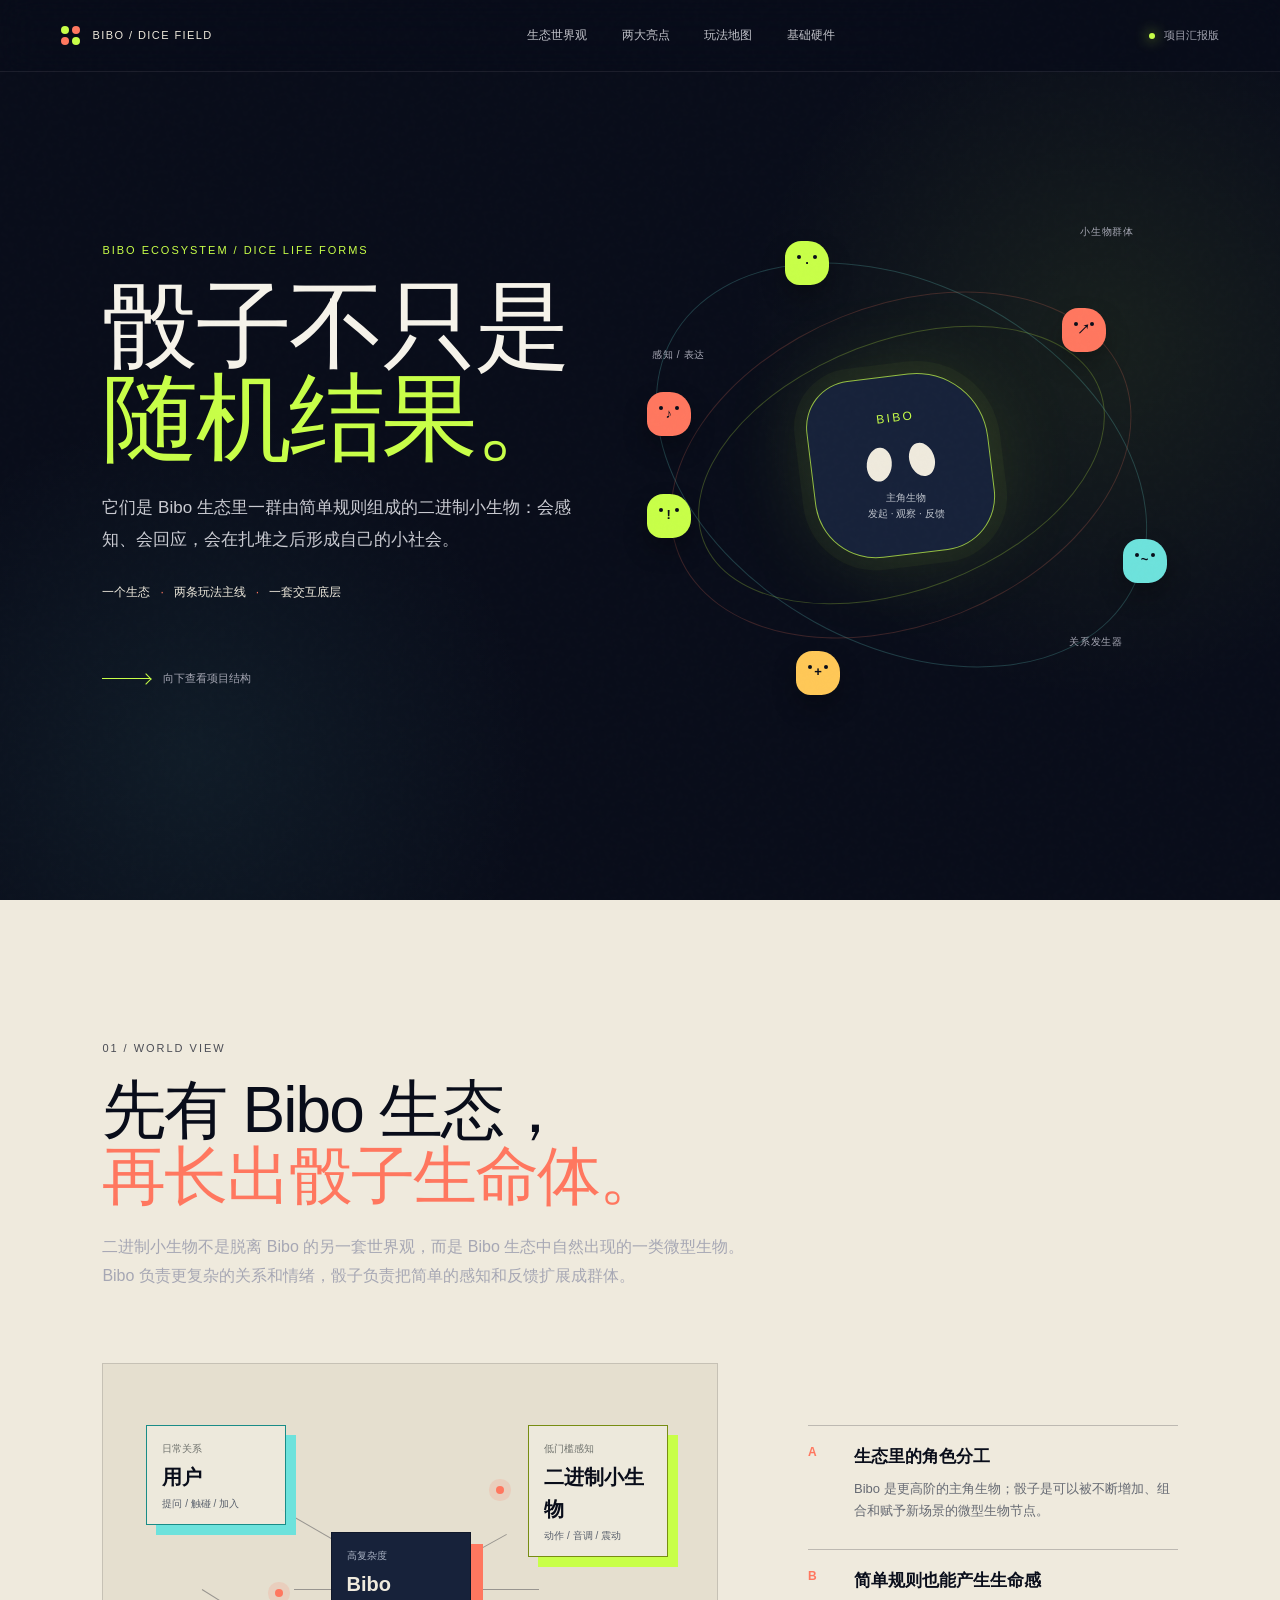
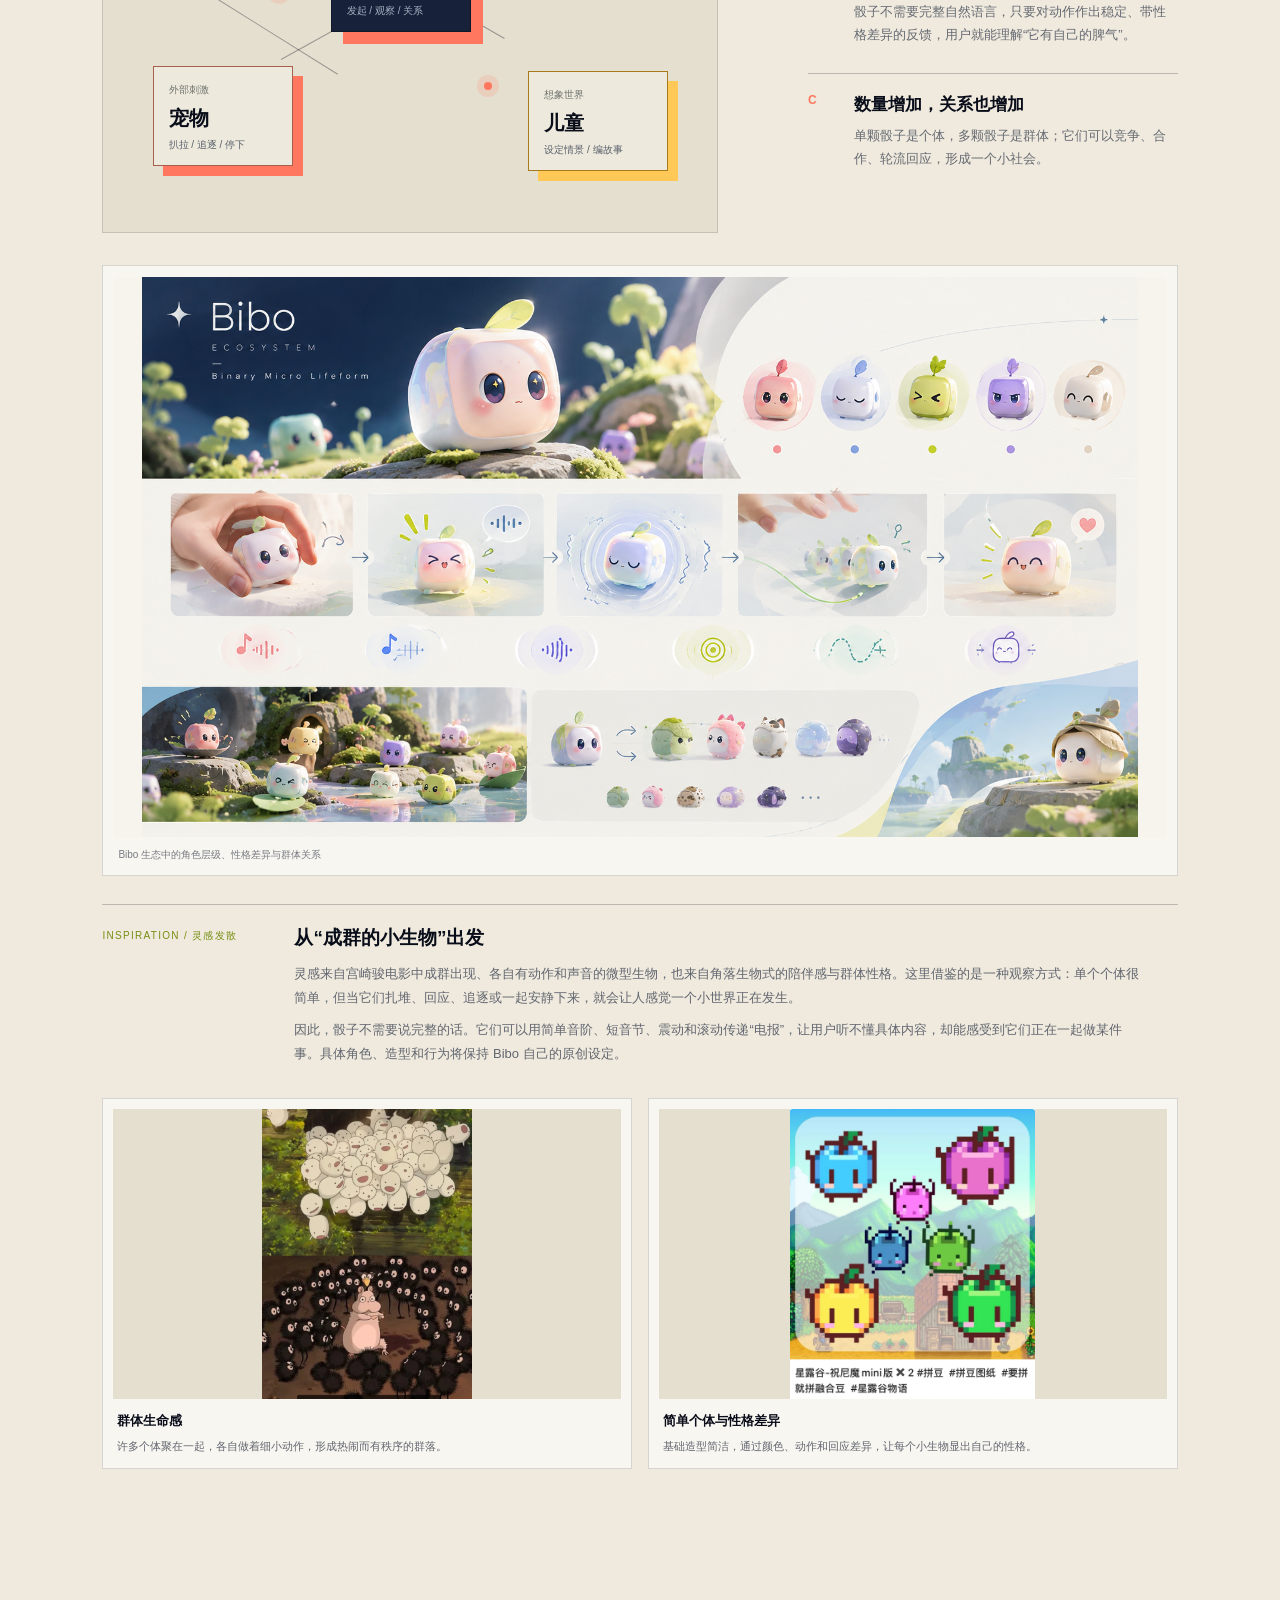
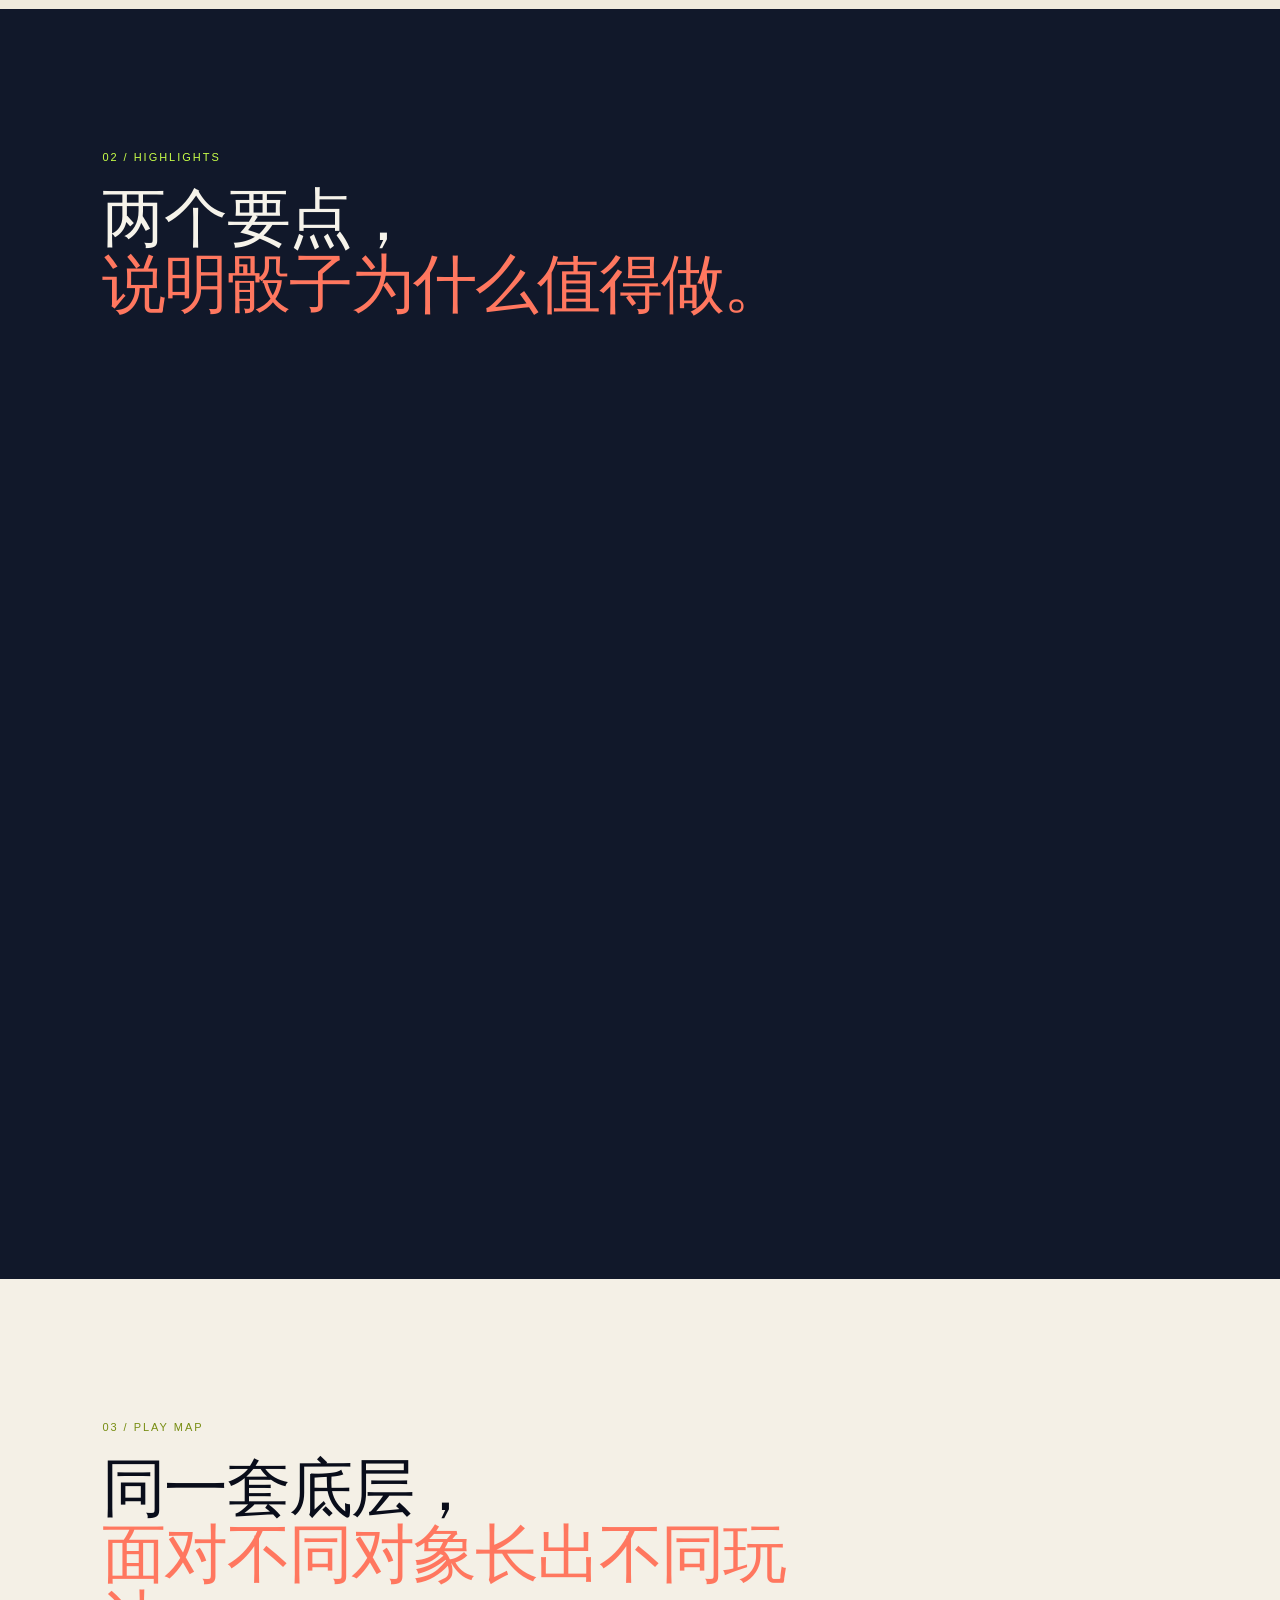
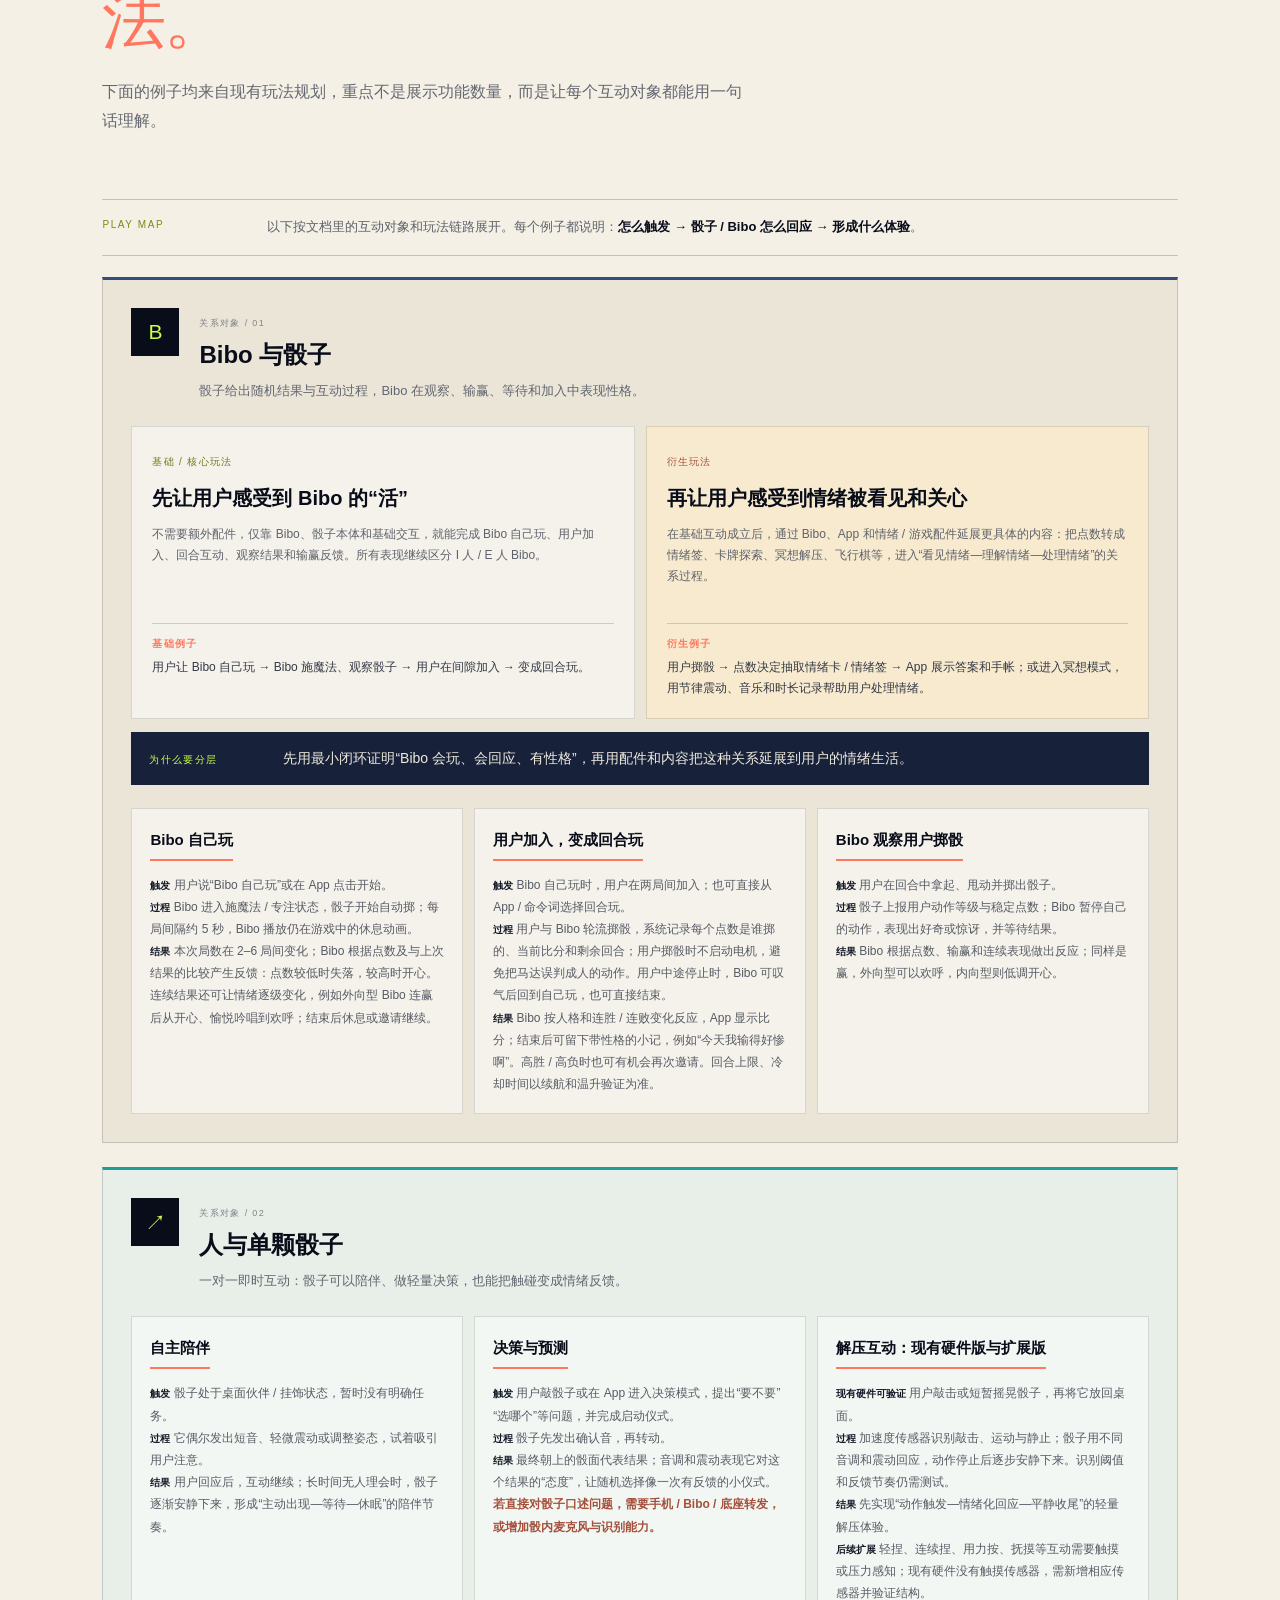
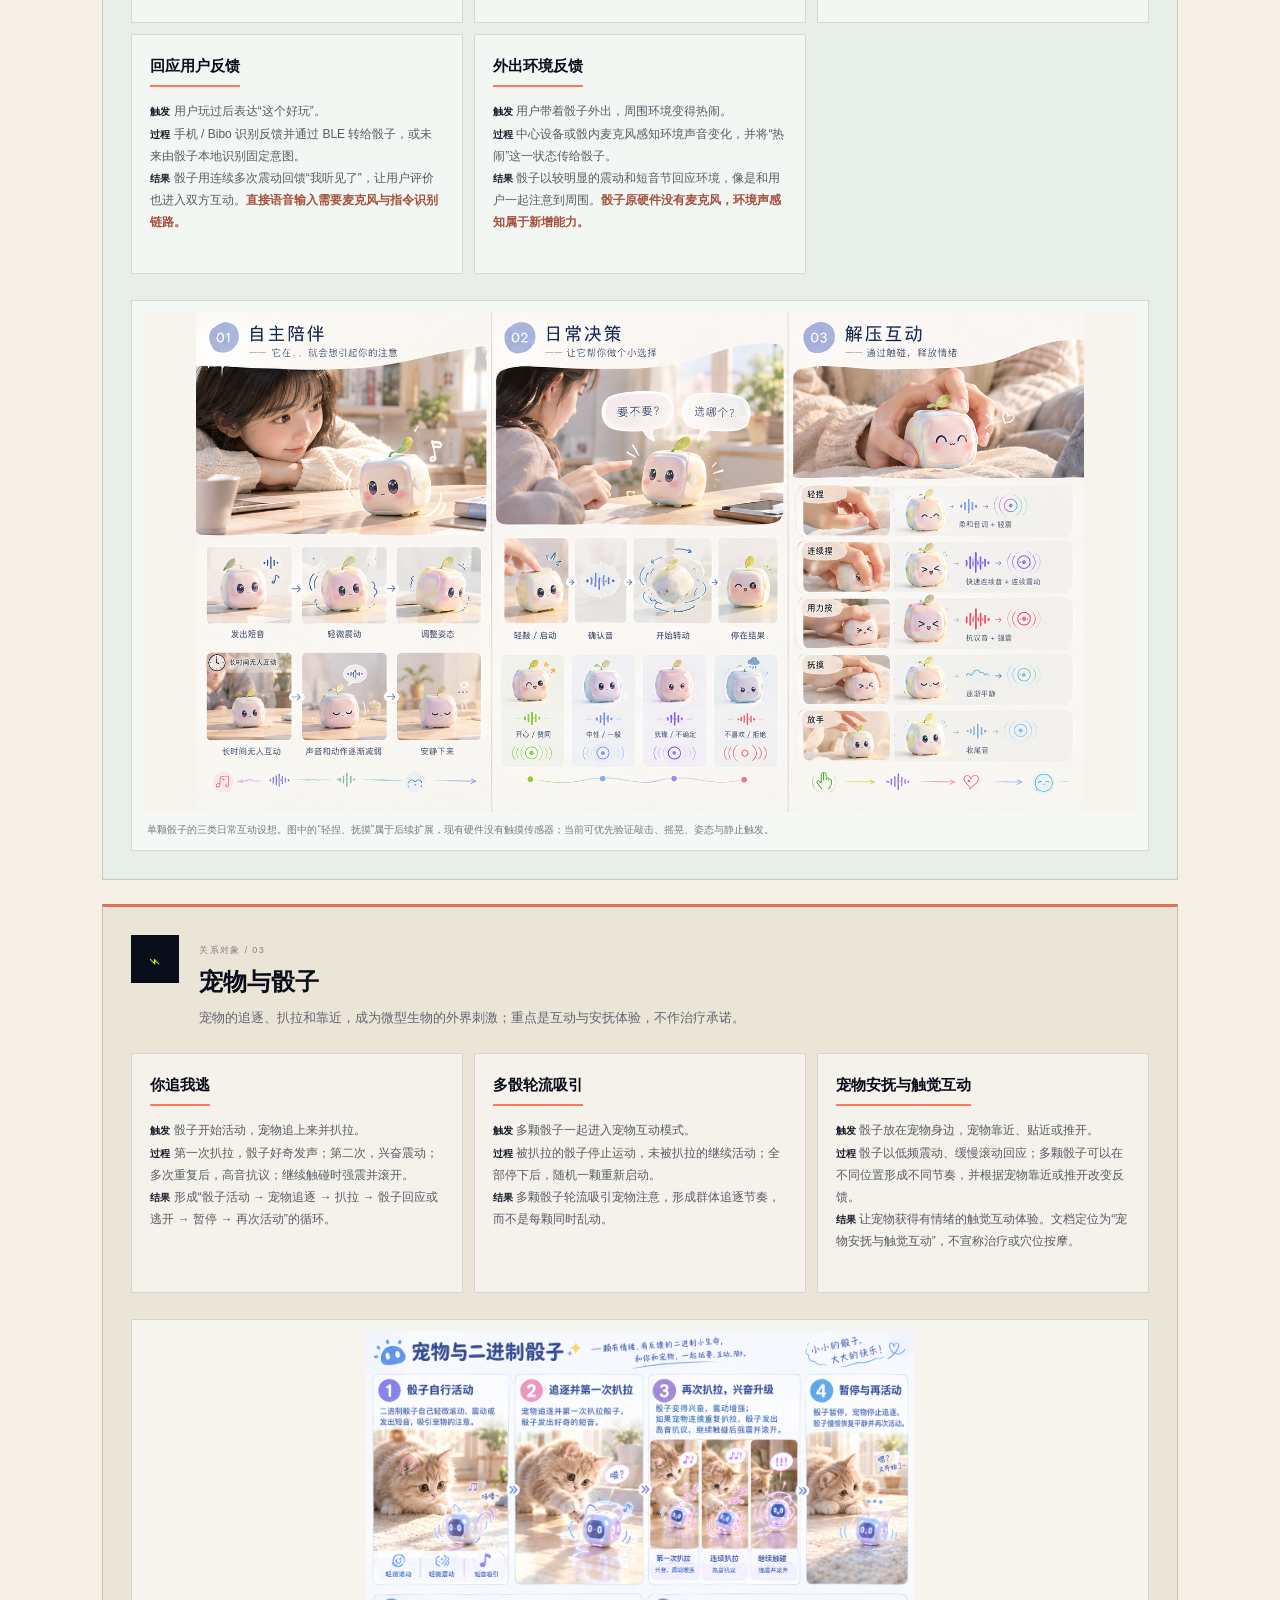
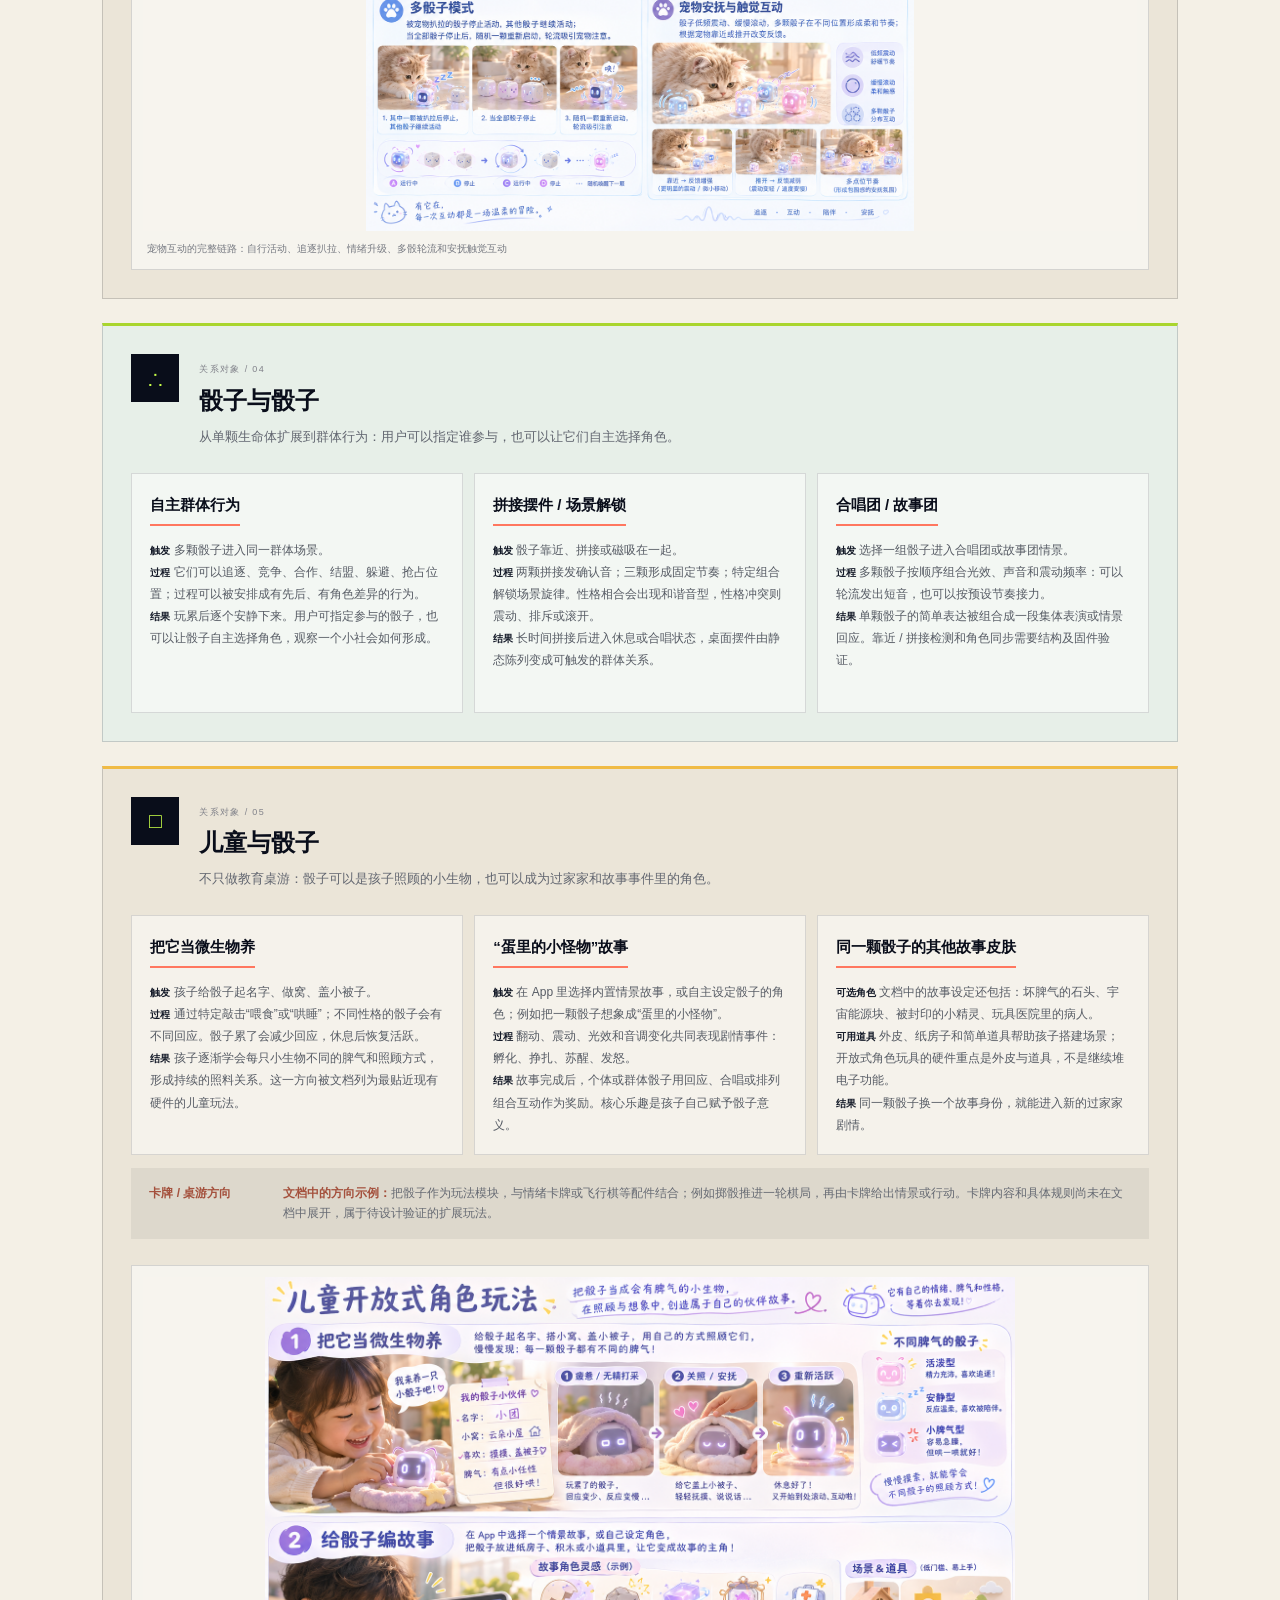
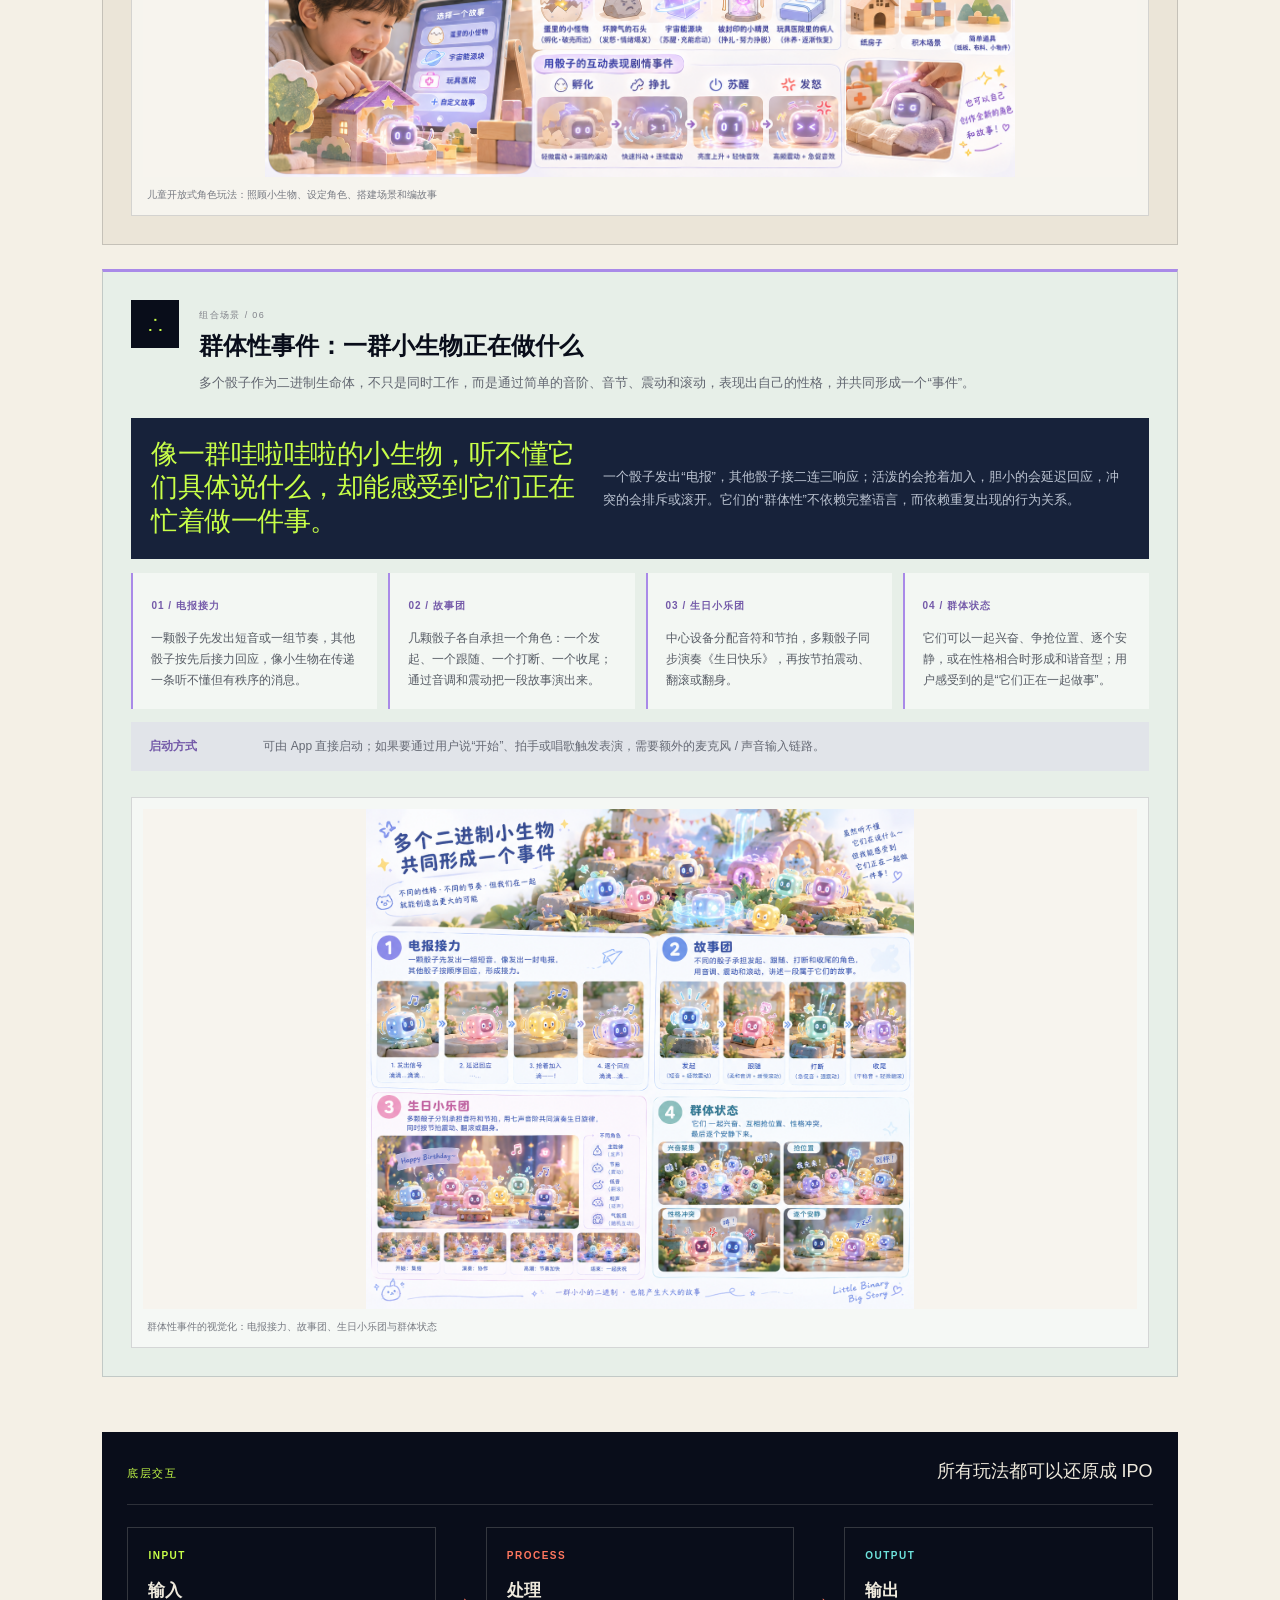
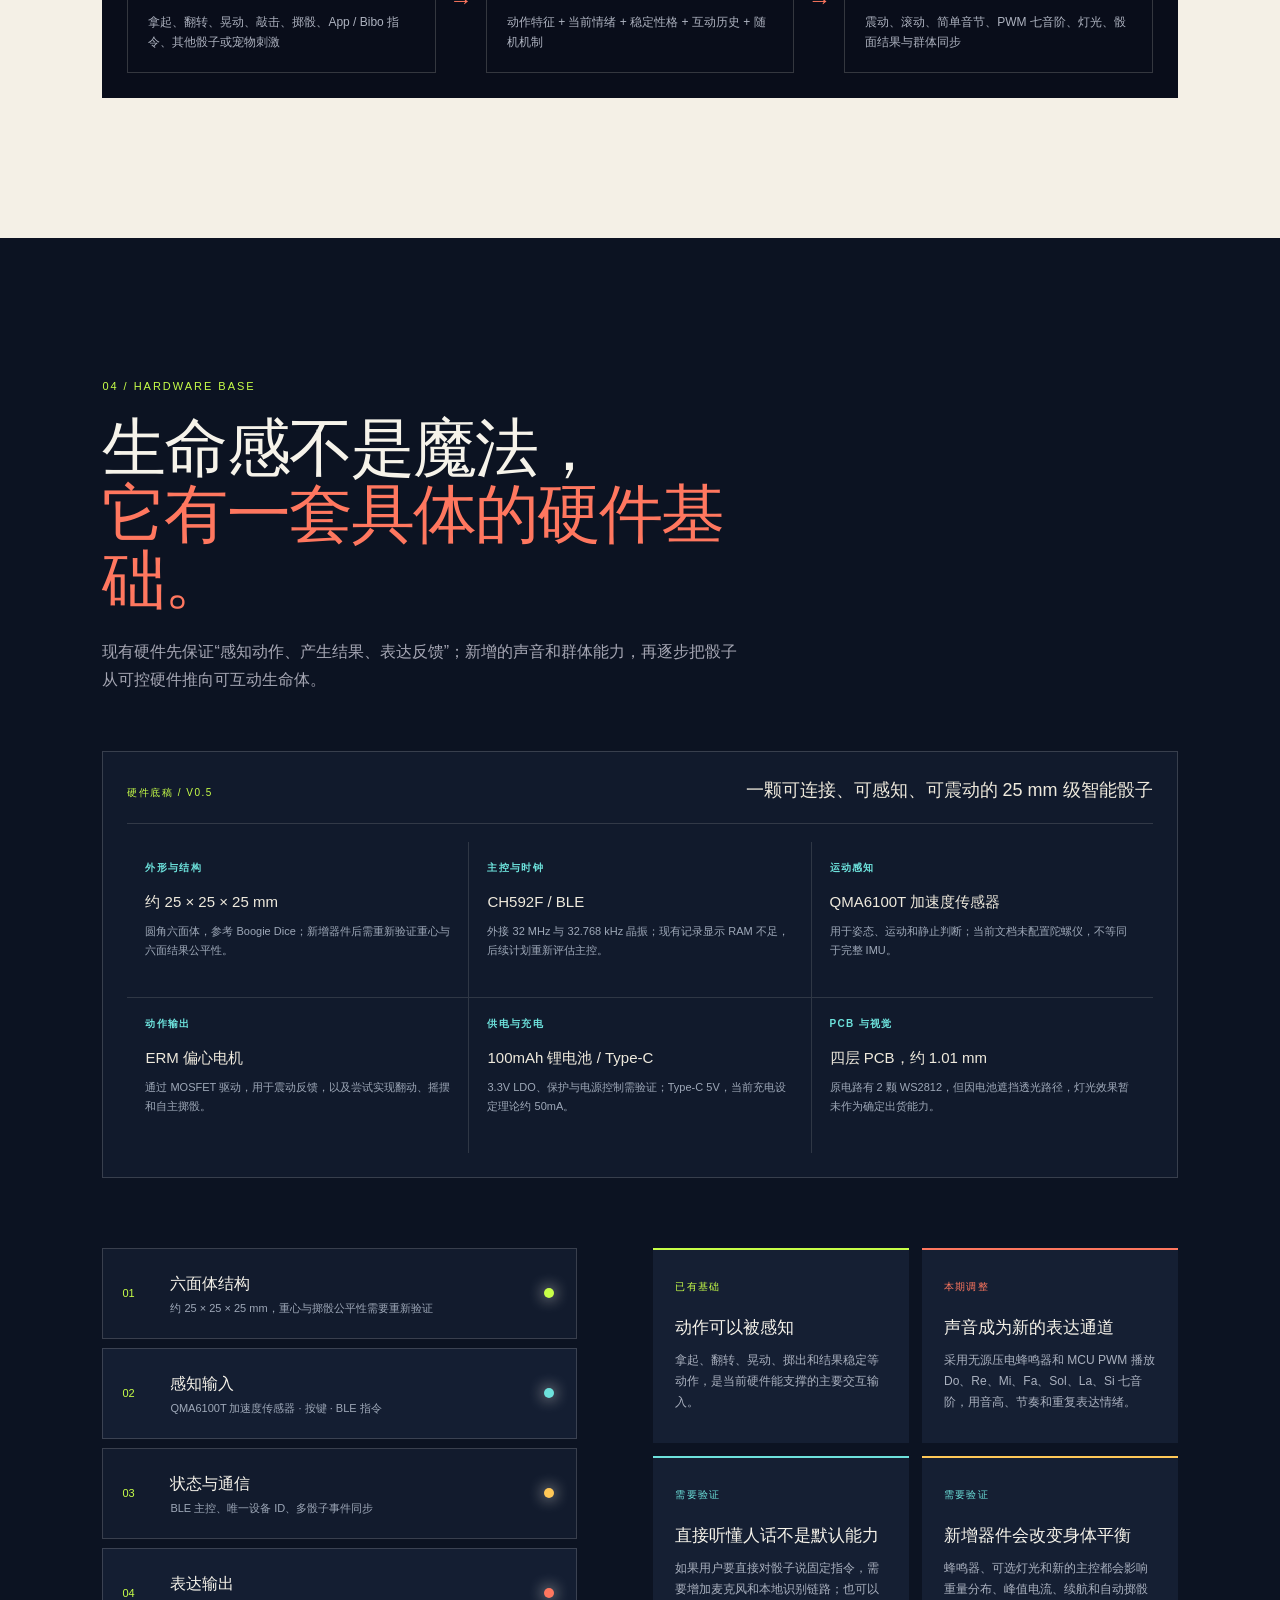
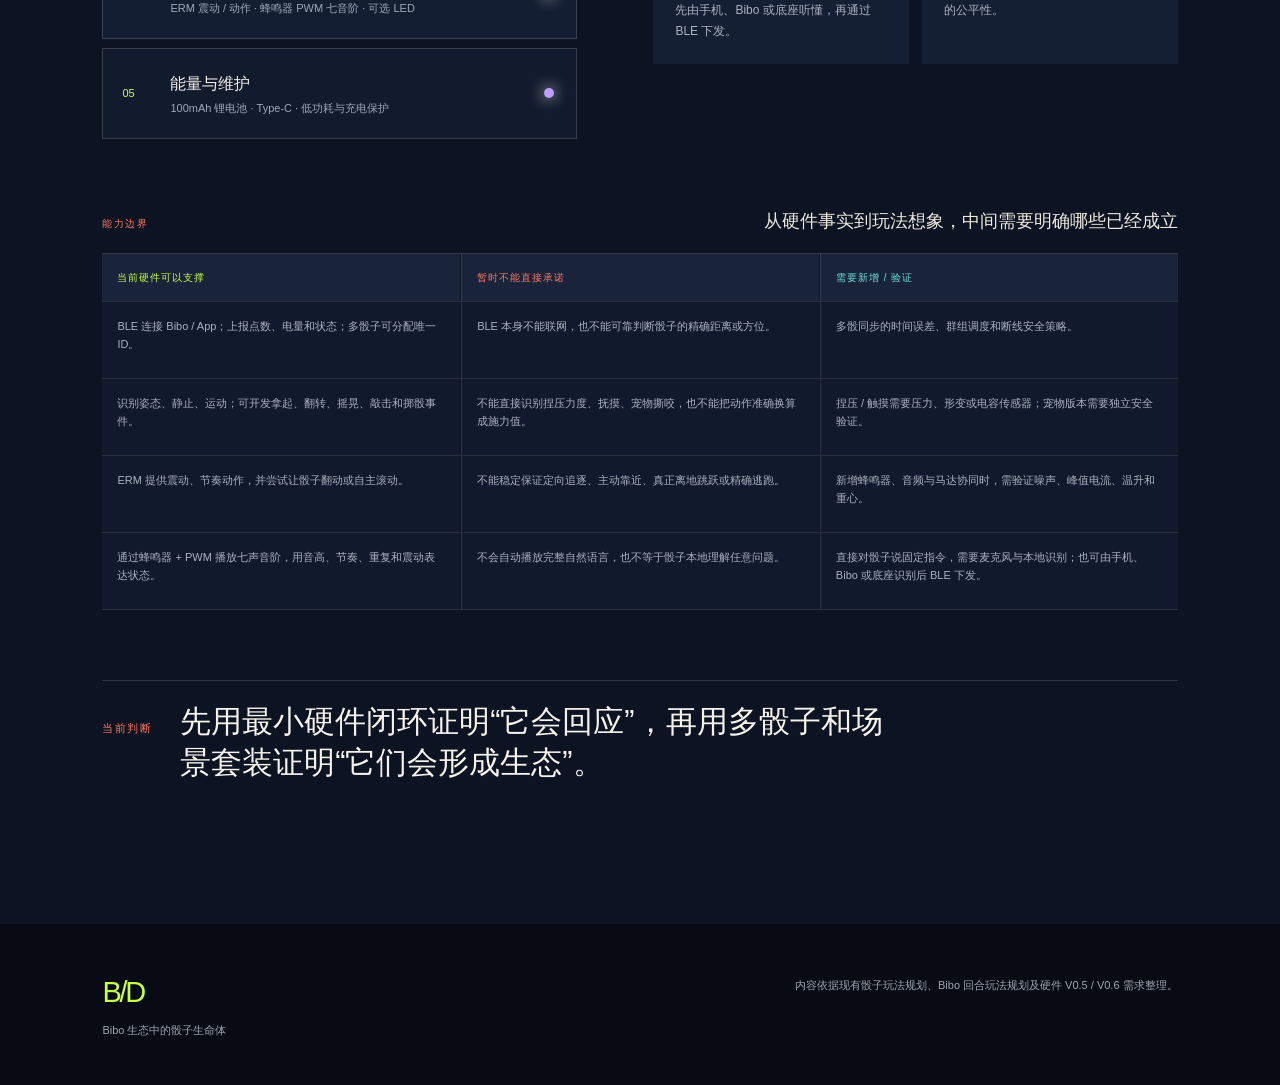
<file: index.html>
<!doctype html>
<html lang="zh-CN">
  <head>
    <meta charset="utf-8" />
    <meta name="viewport" content="width=device-width, initial-scale=1" />
    <meta name="description" content="Bibo 生态中的骰子生命体：玩法、亮点与硬件基础汇报页" />
    <title>Bibo 生态中的骰子生命体</title>
    <link rel="stylesheet" href="styles.css" />
  </head>
  <body>
    <div class="grain" aria-hidden="true"></div>
    <header class="topbar">
      <a class="brand" href="#home" aria-label="回到首页">
        <span class="brand-mark"><i></i><i></i><i></i><i></i></span>
        <span>BIBO / DICE FIELD</span>
      </a>
      <nav class="nav" aria-label="页面导航">
        <a href="#world">生态世界观</a>
        <a href="#highlights">两大亮点</a>
        <a href="#map">玩法地图</a>
        <a href="#hardware">基础硬件</a>
      </nav>
      <span class="status"><b></b> 项目汇报版</span>
    </header>

    <main>
      <section class="hero section-pad" id="home">
        <div class="hero-copy reveal">
          <p class="eyebrow">BIBO ECOSYSTEM / DICE LIFE FORMS</p>
          <h1>骰子不只是<br /><em>随机结果。</em></h1>
          <p class="hero-lede">它们是 Bibo 生态里一群由简单规则组成的二进制小生物：会感知、会回应，会在扎堆之后形成自己的小社会。</p>
          <div class="hero-meta">
            <span>一个生态</span><span class="dot">·</span><span>两条玩法主线</span><span class="dot">·</span><span>一套交互底层</span>
          </div>
          <a class="scroll-cue" href="#world"><span class="scroll-line"></span><span>向下查看项目结构</span></a>
        </div>
        <div class="hero-visual reveal reveal-delay" aria-label="Bibo 与骰子生命体的生态关系示意图">
          <div class="orbit orbit-a"></div>
          <div class="orbit orbit-b"></div>
          <div class="orbit orbit-c"></div>
          <div class="bibo-core">
            <span class="core-label">BIBO</span>
            <div class="core-eyes"><i></i><i></i></div>
            <span class="core-caption">主角生物<br />发起 · 观察 · 反馈</span>
          </div>
          <div class="creature c1"><span>·</span></div>
          <div class="creature c2"><span>↗</span></div>
          <div class="creature c3"><span>~</span></div>
          <div class="creature c4"><span>+</span></div>
          <div class="creature c5"><span>!</span></div>
          <div class="creature c6"><span>♪</span></div>
          <span class="orbit-note note-one">小生物群体</span>
          <span class="orbit-note note-two">关系发生器</span>
          <span class="orbit-note note-three">感知 / 表达</span>
        </div>
      </section>

      <section class="world section-pad" id="world">
        <div class="section-heading reveal">
          <p class="section-kicker">01 / WORLD VIEW</p>
          <h2>先有 Bibo 生态，<br /><span>再长出骰子生命体。</span></h2>
          <p>二进制小生物不是脱离 Bibo 的另一套世界观，而是 Bibo 生态中自然出现的一类微型生物。Bibo 负责更复杂的关系和情绪，骰子负责把简单的感知和反馈扩展成群体。</p>
        </div>
        <div class="world-grid">
          <div class="world-map reveal">
            <div class="map-line line-1"></div><div class="map-line line-2"></div><div class="map-line line-3"></div><div class="map-line line-4"></div>
            <div class="map-node node-bibo"><small>高复杂度</small><strong>Bibo</strong><span>发起 / 观察 / 关系</span></div>
            <div class="map-node node-dice"><small>低门槛感知</small><strong>二进制小生物</strong><span>动作 / 音调 / 震动</span></div>
            <div class="map-node node-human"><small>日常关系</small><strong>用户</strong><span>提问 / 触碰 / 加入</span></div>
            <div class="map-node node-pet"><small>外部刺激</small><strong>宠物</strong><span>扒拉 / 追逐 / 停下</span></div>
            <div class="map-node node-child"><small>想象世界</small><strong>儿童</strong><span>设定情景 / 编故事</span></div>
            <div class="map-pulse pulse-1"></div><div class="map-pulse pulse-2"></div><div class="map-pulse pulse-3"></div>
          </div>
          <div class="world-notes reveal reveal-delay">
            <div class="note-block"><span class="note-index">A</span><div><h3>生态里的角色分工</h3><p>Bibo 是更高阶的主角生物；骰子是可以被不断增加、组合和赋予新场景的微型生物节点。</p></div></div>
            <div class="note-block"><span class="note-index">B</span><div><h3>简单规则也能产生生命感</h3><p>骰子不需要完整自然语言，只要对动作作出稳定、带性格差异的反馈，用户就能理解“它有自己的脾气”。</p></div></div>
            <div class="note-block"><span class="note-index">C</span><div><h3>数量增加，关系也增加</h3><p>单颗骰子是个体，多颗骰子是群体；它们可以竞争、合作、轮流回应，形成一个小社会。</p></div></div>
          </div>
        </div>
        <figure class="reference-visual world-visual reveal"><img src="assets/bibo-ecosystem.png" alt="Bibo 与二进制微生命体生态系统概念图" /><figcaption>Bibo 生态中的角色层级、性格差异与群体关系</figcaption></figure>
        <div class="inspiration-note reveal"><span class="inspiration-label">INSPIRATION / 灵感发散</span><div><h3>从“成群的小生物”出发</h3><p>灵感来自宫崎骏电影中成群出现、各自有动作和声音的微型生物，也来自角落生物式的陪伴感与群体性格。这里借鉴的是一种观察方式：单个个体很简单，但当它们扎堆、回应、追逐或一起安静下来，就会让人感觉一个小世界正在发生。</p><p>因此，骰子不需要说完整的话。它们可以用简单音阶、短音节、震动和滚动传递“电报”，让用户听不懂具体内容，却能感受到它们正在一起做某件事。具体角色、造型和行为将保持 Bibo 自己的原创设定。</p></div></div>
        <div class="inspiration-images reveal" aria-label="二进制小生物的灵感参考图">
          <figure class="inspiration-image">
            <img src="assets/inspiration-wala-wala.png" alt="成群的微型生物与煤炭精灵形象参考" />
            <figcaption><strong>群体生命感</strong><span>许多个体聚在一起，各自做着细小动作，形成热闹而有秩序的群落。</span></figcaption>
          </figure>
          <figure class="inspiration-image">
            <img src="assets/inspiration-pixel-creatures.png" alt="多个彩色像素小方块生物的群体参考" />
            <figcaption><strong>简单个体与性格差异</strong><span>基础造型简洁，通过颜色、动作和回应差异，让每个小生物显出自己的性格。</span></figcaption>
          </figure>
        </div>
      </section>

      <section class="highlights section-pad" id="highlights">
        <div class="section-heading reveal">
          <p class="section-kicker">02 / HIGHLIGHTS</p>
          <h2>两个要点，<br /><span>说明骰子为什么值得做。</span></h2>
        </div>
        <div class="highlight-grid">
          <article class="highlight-card highlight-life reveal">
            <div class="highlight-top"><span class="big-index">01</span><span class="tag">去 Bibo 化玩法</span></div>
            <h3>二进制生命体</h3>
            <p class="highlight-intro">骰子从“产生数字的工具”变成 Bibo 生态里的微型生物。它的生命感来自感知、情绪、性格和近期互动，而不是来自复杂对话。</p>
            <div class="life-loop"><span>外界刺激</span><b>→</b><span>状态改变</span><b>→</b><span>按性格回应</span><b>→</b><span>继续互动</span></div>
            <div class="mini-example"><span class="example-label">一个最小例子</span><p>同样被连续晃动三次：活泼骰子越来劲，胆小骰子短震后安静，暴躁骰子用急促震动抗议。</p></div>
            <figure class="reference-visual life-visual"><img src="assets/binary-life.png" alt="二进制生命体会记忆的小方块概念图" /><figcaption>感知刺激、情绪变化、性格回应、短期记忆与逐渐恢复</figcaption></figure>
            <div class="swarm-demo" aria-hidden="true"><i></i><i></i><i></i><i></i><i></i><span>个体 → 群体 → 小社会</span></div>
          </article>
          <article class="highlight-card highlight-bibo reveal reveal-delay">
            <div class="highlight-top"><span class="big-index">02</span><span class="tag">Bibo 体系玩法</span></div>
            <h3>在玩的过程里，看见 Bibo 的性格</h3>
            <p class="highlight-intro">骰子提供随机结果和连续回合，Bibo 通过观察、输赢、等待、加入和退出，表现出它的状态与关系。</p>
            <div class="session-timeline">
              <div><b>01</b><span>用户说<br />“Bibo 自己玩”</span></div>
              <div><b>02</b><span>骰子滚动<br />Bibo 观察</span></div>
              <div><b>03</b><span>连赢兴奋<br />连输沮丧</span></div>
              <div><b>04</b><span>玩累休息<br />或邀请继续</span></div>
            </div>
            <div class="mini-example"><span class="example-label">一个最小例子</span><p>Bibo 连输两轮后叹气；用户在间隔中加入，Bibo 取消施法，等待用户掷完再继续自己的回合。</p></div>
            <figure class="document-image"><img src="assets/turn-play-mindmap.jpg" alt="文档中的回合玩手写流程图" /><figcaption>来自原始规划的“回合玩”流程记录</figcaption></figure>
          </article>
        </div>
      </section>

      <section class="map section-pad" id="map">
        <div class="section-heading reveal">
          <p class="section-kicker">03 / PLAY MAP</p>
          <h2>同一套底层，<br /><span>面对不同对象长出不同玩法。</span></h2>
          <p>下面的例子均来自现有玩法规划，重点不是展示功能数量，而是让每个互动对象都能用一句话理解。</p>
        </div>
        <div class="play-intro reveal"><span class="play-intro-mark">PLAY MAP</span><p>以下按文档里的互动对象和玩法链路展开。每个例子都说明：<b>怎么触发 → 骰子 / Bibo 怎么回应 → 形成什么体验</b>。</p></div>
        <div class="play-groups">
          <article class="play-group group-bibo reveal">
            <header class="group-heading"><span class="group-icon">B</span><div><span class="group-label">关系对象 / 01</span><h3>Bibo 与骰子</h3><p>骰子给出随机结果与互动过程，Bibo 在观察、输赢、等待和加入中表现性格。</p></div></header>
            <div class="play-layers">
              <div class="play-layer layer-core"><span class="layer-label">基础 / 核心玩法</span><h4>先让用户感受到 Bibo 的“活”</h4><p>不需要额外配件，仅靠 Bibo、骰子本体和基础交互，就能完成 Bibo 自己玩、用户加入、回合互动、观察结果和输赢反馈。所有表现继续区分 I 人 / E 人 Bibo。</p><div class="layer-example"><b>基础例子</b><span>用户让 Bibo 自己玩 → Bibo 施魔法、观察骰子 → 用户在间隙加入 → 变成回合玩。</span></div></div>
              <div class="play-layer layer-derived"><span class="layer-label">衍生玩法</span><h4>再让用户感受到情绪被看见和关心</h4><p>在基础互动成立后，通过 Bibo、App 和情绪 / 游戏配件延展更具体的内容：把点数转成情绪签、卡牌探索、冥想解压、飞行棋等，进入“看见情绪—理解情绪—处理情绪”的关系过程。</p><div class="layer-example"><b>衍生例子</b><span>用户掷骰 → 点数决定抽取情绪卡 / 情绪签 → App 展示答案和手帐；或进入冥想模式，用节律震动、音乐和时长记录帮助用户处理情绪。</span></div></div>
            </div>
            <div class="layer-intent"><span>为什么要分层</span><strong>先用最小闭环证明“Bibo 会玩、会回应、有性格”，再用配件和内容把这种关系延展到用户的情绪生活。</strong></div>
            <div class="scene-grid">
              <section class="scene-card"><span class="scene-name">Bibo 自己玩</span><p class="scene-flow"><b>触发</b> 用户说“Bibo 自己玩”或在 App 点击开始。<br /><b>过程</b> Bibo 进入施魔法 / 专注状态，骰子开始自动掷；每局间隔约 5 秒，Bibo 播放仍在游戏中的休息动画。<br /><b>结果</b> 本次局数在 2–6 局间变化；Bibo 根据点数及与上次结果的比较产生反馈：点数较低时失落，较高时开心。连续结果还可让情绪逐级变化，例如外向型 Bibo 连赢后从开心、愉悦吟唱到欢呼；结束后休息或邀请继续。</p></section>
              <section class="scene-card"><span class="scene-name">用户加入，变成回合玩</span><p class="scene-flow"><b>触发</b> Bibo 自己玩时，用户在两局间加入；也可直接从 App / 命令词选择回合玩。<br /><b>过程</b> 用户与 Bibo 轮流掷骰，系统记录每个点数是谁掷的、当前比分和剩余回合；用户掷骰时不启动电机，避免把马达误判成人的动作。用户中途停止时，Bibo 可叹气后回到自己玩，也可直接结束。<br /><b>结果</b> Bibo 按人格和连胜 / 连败变化反应，App 显示比分；结束后可留下带性格的小记，例如“今天我输得好惨啊”。高胜 / 高负时也可有机会再次邀请。回合上限、冷却时间以续航和温升验证为准。</p></section>
              <section class="scene-card"><span class="scene-name">Bibo 观察用户掷骰</span><p class="scene-flow"><b>触发</b> 用户在回合中拿起、甩动并掷出骰子。<br /><b>过程</b> 骰子上报用户动作等级与稳定点数；Bibo 暂停自己的动作，表现出好奇或惊讶，并等待结果。<br /><b>结果</b> Bibo 根据点数、输赢和连续表现做出反应；同样是赢，外向型可以欢呼，内向型则低调开心。</p></section>
            </div>
          </article>

          <article class="play-group group-human reveal">
            <header class="group-heading"><span class="group-icon">↗</span><div><span class="group-label">关系对象 / 02</span><h3>人与单颗骰子</h3><p>一对一即时互动：骰子可以陪伴、做轻量决策，也能把触碰变成情绪反馈。</p></div></header>
            <div class="scene-grid">
              <section class="scene-card"><span class="scene-name">自主陪伴</span><p class="scene-flow"><b>触发</b> 骰子处于桌面伙伴 / 挂饰状态，暂时没有明确任务。<br /><b>过程</b> 它偶尔发出短音、轻微震动或调整姿态，试着吸引用户注意。<br /><b>结果</b> 用户回应后，互动继续；长时间无人理会时，骰子逐渐安静下来，形成“主动出现—等待—休眠”的陪伴节奏。</p></section>
              <section class="scene-card"><span class="scene-name">决策与预测</span><p class="scene-flow"><b>触发</b> 用户敲骰子或在 App 进入决策模式，提出“要不要”“选哪个”等问题，并完成启动仪式。<br /><b>过程</b> 骰子先发出确认音，再转动。<br /><b>结果</b> 最终朝上的骰面代表结果；音调和震动表现它对这个结果的“态度”，让随机选择像一次有反馈的小仪式。<em>若直接对骰子口述问题，需要手机 / Bibo / 底座转发，或增加骰内麦克风与识别能力。</em></p></section>
              <section class="scene-card"><span class="scene-name">解压互动：现有硬件版与扩展版</span><p class="scene-flow"><b>现有硬件可验证</b> 用户敲击或短暂摇晃骰子，再将它放回桌面。<br /><b>过程</b> 加速度传感器识别敲击、运动与静止；骰子用不同音调和震动回应，动作停止后逐步安静下来。识别阈值和反馈节奏仍需测试。<br /><b>结果</b> 先实现“动作触发—情绪化回应—平静收尾”的轻量解压体验。<br /><b>后续扩展</b> 轻捏、连续捏、用力按、抚摸等互动需要触摸或压力感知；现有硬件没有触摸传感器，需新增相应传感器并验证结构。</p></section>
              <section class="scene-card"><span class="scene-name">回应用户反馈</span><p class="scene-flow"><b>触发</b> 用户玩过后表达“这个好玩”。<br /><b>过程</b> 手机 / Bibo 识别反馈并通过 BLE 转给骰子，或未来由骰子本地识别固定意图。<br /><b>结果</b> 骰子用连续多次震动回馈“我听见了”，让用户评价也进入双方互动。<em>直接语音输入需要麦克风与指令识别链路。</em></p></section>
              <section class="scene-card"><span class="scene-name">外出环境反馈</span><p class="scene-flow"><b>触发</b> 用户带着骰子外出，周围环境变得热闹。<br /><b>过程</b> 中心设备或骰内麦克风感知环境声音变化，并将“热闹”这一状态传给骰子。<br /><b>结果</b> 骰子以较明显的震动和短音节回应环境，像是和用户一起注意到周围。<em>骰子原硬件没有麦克风，环境声感知属于新增能力。</em></p></section>
            </div>
            <figure class="reference-visual human-visual reveal"><img src="assets/human-dice-guide.png" alt="人与单颗骰子的自主陪伴、日常决策和解压互动设想图" /><figcaption>单颗骰子的三类日常互动设想。图中的“轻捏、抚摸”属于后续扩展，现有硬件没有触摸传感器；当前可优先验证敲击、摇晃、姿态与静止触发。</figcaption></figure>
          </article>

          <article class="play-group group-pet reveal">
            <header class="group-heading"><span class="group-icon">⌁</span><div><span class="group-label">关系对象 / 03</span><h3>宠物与骰子</h3><p>宠物的追逐、扒拉和靠近，成为微型生物的外界刺激；重点是互动与安抚体验，不作治疗承诺。</p></div></header>
            <div class="scene-grid">
              <section class="scene-card"><span class="scene-name">你追我逃</span><p class="scene-flow"><b>触发</b> 骰子开始活动，宠物追上来并扒拉。<br /><b>过程</b> 第一次扒拉，骰子好奇发声；第二次，兴奋震动；多次重复后，高音抗议；继续触碰时强震并滚开。<br /><b>结果</b> 形成“骰子活动 → 宠物追逐 → 扒拉 → 骰子回应或逃开 → 暂停 → 再次活动”的循环。</p></section>
              <section class="scene-card"><span class="scene-name">多骰轮流吸引</span><p class="scene-flow"><b>触发</b> 多颗骰子一起进入宠物互动模式。<br /><b>过程</b> 被扒拉的骰子停止运动，未被扒拉的继续活动；全部停下后，随机一颗重新启动。<br /><b>结果</b> 多颗骰子轮流吸引宠物注意，形成群体追逐节奏，而不是每颗同时乱动。</p></section>
              <section class="scene-card"><span class="scene-name">宠物安抚与触觉互动</span><p class="scene-flow"><b>触发</b> 骰子放在宠物身边，宠物靠近、贴近或推开。<br /><b>过程</b> 骰子以低频震动、缓慢滚动回应；多颗骰子可以在不同位置形成不同节奏，并根据宠物靠近或推开改变反馈。<br /><b>结果</b> 让宠物获得有情绪的触觉互动体验。文档定位为“宠物安抚与触觉互动”，不宣称治疗或穴位按摩。</p></section>
            </div>
            <figure class="reference-visual pet-visual reveal"><img src="assets/pet-dice-guide.png" alt="宠物与二进制骰子互动流程图" /><figcaption>宠物互动的完整链路：自行活动、追逐扒拉、情绪升级、多骰轮流和安抚触觉互动</figcaption></figure>
          </article>

          <article class="play-group group-swarm reveal">
            <header class="group-heading"><span class="group-icon">∴</span><div><span class="group-label">关系对象 / 04</span><h3>骰子与骰子</h3><p>从单颗生命体扩展到群体行为：用户可以指定谁参与，也可以让它们自主选择角色。</p></div></header>
            <div class="scene-grid">
              <section class="scene-card"><span class="scene-name">自主群体行为</span><p class="scene-flow"><b>触发</b> 多颗骰子进入同一群体场景。<br /><b>过程</b> 它们可以追逐、竞争、合作、结盟、躲避、抢占位置；过程可以被安排成有先后、有角色差异的行为。<br /><b>结果</b> 玩累后逐个安静下来。用户可指定参与的骰子，也可以让骰子自主选择角色，观察一个小社会如何形成。</p></section>
              <section class="scene-card"><span class="scene-name">拼接摆件 / 场景解锁</span><p class="scene-flow"><b>触发</b> 骰子靠近、拼接或磁吸在一起。<br /><b>过程</b> 两颗拼接发确认音；三颗形成固定节奏；特定组合解锁场景旋律。性格相合会出现和谐音型，性格冲突则震动、排斥或滚开。<br /><b>结果</b> 长时间拼接后进入休息或合唱状态，桌面摆件由静态陈列变成可触发的群体关系。</p></section>
              <section class="scene-card"><span class="scene-name">合唱团 / 故事团</span><p class="scene-flow"><b>触发</b> 选择一组骰子进入合唱团或故事团情景。<br /><b>过程</b> 多颗骰子按顺序组合光效、声音和震动频率：可以轮流发出短音，也可以按预设节奏接力。<br /><b>结果</b> 单颗骰子的简单表达被组合成一段集体表演或情景回应。靠近 / 拼接检测和角色同步需要结构及固件验证。</p></section>
            </div>
          </article>

          <article class="play-group group-child reveal">
            <header class="group-heading"><span class="group-icon">□</span><div><span class="group-label">关系对象 / 05</span><h3>儿童与骰子</h3><p>不只做教育桌游：骰子可以是孩子照顾的小生物，也可以成为过家家和故事事件里的角色。</p></div></header>
            <div class="scene-grid">
              <section class="scene-card"><span class="scene-name">把它当微生物养</span><p class="scene-flow"><b>触发</b> 孩子给骰子起名字、做窝、盖小被子。<br /><b>过程</b> 通过特定敲击“喂食”或“哄睡”；不同性格的骰子会有不同回应。骰子累了会减少回应，休息后恢复活跃。<br /><b>结果</b> 孩子逐渐学会每只小生物不同的脾气和照顾方式，形成持续的照料关系。这一方向被文档列为最贴近现有硬件的儿童玩法。</p></section>
              <section class="scene-card"><span class="scene-name">“蛋里的小怪物”故事</span><p class="scene-flow"><b>触发</b> 在 App 里选择内置情景故事，或自主设定骰子的角色；例如把一颗骰子想象成“蛋里的小怪物”。<br /><b>过程</b> 翻动、震动、光效和音调变化共同表现剧情事件：孵化、挣扎、苏醒、发怒。<br /><b>结果</b> 故事完成后，个体或群体骰子用回应、合唱或排列组合互动作为奖励。核心乐趣是孩子自己赋予骰子意义。</p></section>
              <section class="scene-card"><span class="scene-name">同一颗骰子的其他故事皮肤</span><p class="scene-flow"><b>可选角色</b> 文档中的故事设定还包括：坏脾气的石头、宇宙能源块、被封印的小精灵、玩具医院里的病人。<br /><b>可用道具</b> 外皮、纸房子和简单道具帮助孩子搭建场景；开放式角色玩具的硬件重点是外皮与道具，不是继续堆电子功能。<br /><b>结果</b> 同一颗骰子换一个故事身份，就能进入新的过家家剧情。</p></section>
            </div>
            <div class="future-extension"><b>卡牌 / 桌游方向</b><span><b>文档中的方向示例：</b>把骰子作为玩法模块，与情绪卡牌或飞行棋等配件结合；例如掷骰推进一轮棋局，再由卡牌给出情景或行动。卡牌内容和具体规则尚未在文档中展开，属于待设计验证的扩展玩法。</span></div>
            <figure class="reference-visual child-visual reveal"><img src="assets/children-dice-guide.png" alt="儿童骰子伙伴养成与故事乐园示意图" /><figcaption>儿童开放式角色玩法：照顾小生物、设定角色、搭建场景和编故事</figcaption></figure>
          </article>

          <article class="play-group group-birthday reveal">
            <header class="group-heading"><span class="group-icon">∴</span><div><span class="group-label">组合场景 / 06</span><h3>群体性事件：一群小生物正在做什么</h3><p>多个骰子作为二进制生命体，不只是同时工作，而是通过简单的音阶、音节、震动和滚动，表现出自己的性格，并共同形成一个“事件”。</p></div></header>
            <div class="swarm-thesis"><div class="swarm-quote">像一群哇啦哇啦的小生物，听不懂它们具体说什么，却能感受到它们正在忙着做一件事。</div><p>一个骰子发出“电报”，其他骰子接二连三响应；活泼的会抢着加入，胆小的会延迟回应，冲突的会排斥或滚开。它们的“群体性”不依赖完整语言，而依赖重复出现的行为关系。</p></div>
            <div class="birthday-flow">
              <div class="birthday-step"><b>01 / 电报接力</b><p>一颗骰子先发出短音或一组节奏，其他骰子按先后接力回应，像小生物在传递一条听不懂但有秩序的消息。</p></div>
              <div class="birthday-step"><b>02 / 故事团</b><p>几颗骰子各自承担一个角色：一个发起、一个跟随、一个打断、一个收尾；通过音调和震动把一段故事演出来。</p></div>
              <div class="birthday-step"><b>03 / 生日小乐团</b><p>中心设备分配音符和节拍，多颗骰子同步演奏《生日快乐》，再按节拍震动、翻滚或翻身。</p></div>
              <div class="birthday-step"><b>04 / 群体状态</b><p>它们可以一起兴奋、争抢位置、逐个安静，或在性格相合时形成和谐音型；用户感受到的是“它们正在一起做事”。</p></div>
            </div>
            <div class="swarm-note"><b>启动方式</b><span>可由 App 直接启动；如果要通过用户说“开始”、拍手或唱歌触发表演，需要额外的麦克风 / 声音输入链路。</span></div>
            <figure class="reference-visual swarm-visual reveal"><img src="assets/swarm-storyboard.png" alt="多个二进制小生物共同形成事件的故事板" /><figcaption>群体性事件的视觉化：电报接力、故事团、生日小乐团与群体状态</figcaption></figure>
          </article>
        </div>
        <div class="ipo reveal">
          <div class="ipo-title"><span>底层交互</span><strong>所有玩法都可以还原成 IPO</strong></div>
          <div class="ipo-row"><div class="ipo-cell input"><b>INPUT</b><strong>输入</strong><p>拿起、翻转、晃动、敲击、掷骰、App / Bibo 指令、其他骰子或宠物刺激</p></div><div class="ipo-arrow">→</div><div class="ipo-cell process"><b>PROCESS</b><strong>处理</strong><p>动作特征 + 当前情绪 + 稳定性格 + 互动历史 + 随机机制</p></div><div class="ipo-arrow">→</div><div class="ipo-cell output"><b>OUTPUT</b><strong>输出</strong><p>震动、滚动、简单音节、PWM 七音阶、灯光、骰面结果与群体同步</p></div></div>
        </div>
      </section>

      <section class="hardware section-pad" id="hardware">
        <div class="section-heading reveal">
          <p class="section-kicker">04 / HARDWARE BASE</p>
          <h2>生命感不是魔法，<br /><span>它有一套具体的硬件基础。</span></h2>
          <p>现有硬件先保证“感知动作、产生结果、表达反馈”；新增的声音和群体能力，再逐步把骰子从可控硬件推向可互动生命体。</p>
        </div>
        <div class="hardware-profile reveal">
          <div class="profile-heading"><span>硬件底稿 / V0.5</span><strong>一颗可连接、可感知、可震动的 25 mm 级智能骰子</strong></div>
          <div class="profile-grid">
            <div class="profile-item"><b>外形与结构</b><strong>约 25 × 25 × 25 mm</strong><span>圆角六面体，参考 Boogie Dice；新增器件后需重新验证重心与六面结果公平性。</span></div>
            <div class="profile-item"><b>主控与时钟</b><strong>CH592F / BLE</strong><span>外接 32 MHz 与 32.768 kHz 晶振；现有记录显示 RAM 不足，后续计划重新评估主控。</span></div>
            <div class="profile-item"><b>运动感知</b><strong>QMA6100T 加速度传感器</strong><span>用于姿态、运动和静止判断；当前文档未配置陀螺仪，不等同于完整 IMU。</span></div>
            <div class="profile-item"><b>动作输出</b><strong>ERM 偏心电机</strong><span>通过 MOSFET 驱动，用于震动反馈，以及尝试实现翻动、摇摆和自主掷骰。</span></div>
            <div class="profile-item"><b>供电与充电</b><strong>100mAh 锂电池 / Type-C</strong><span>3.3V LDO、保护与电源控制需验证；Type-C 5V，当前充电设定理论约 50mA。</span></div>
            <div class="profile-item"><b>PCB 与视觉</b><strong>四层 PCB，约 1.01 mm</strong><span>原电路有 2 颗 WS2812，但因电池遮挡透光路径，灯光效果暂未作为确定出货能力。</span></div>
          </div>
        </div>
        <div class="hardware-layout">
          <div class="hardware-stack reveal">
            <div class="hardware-layer layer-body"><span class="layer-no">01</span><div><b>六面体结构</b><small>约 25 × 25 × 25 mm，重心与掷骰公平性需要重新验证</small></div><i></i></div>
            <div class="hardware-layer layer-sense"><span class="layer-no">02</span><div><b>感知输入</b><small>QMA6100T 加速度传感器 · 按键 · BLE 指令</small></div><i></i></div>
            <div class="hardware-layer layer-brain"><span class="layer-no">03</span><div><b>状态与通信</b><small>BLE 主控、唯一设备 ID、多骰子事件同步</small></div><i></i></div>
            <div class="hardware-layer layer-expression"><span class="layer-no">04</span><div><b>表达输出</b><small>ERM 震动 / 动作 · 蜂鸣器 PWM 七音阶 · 可选 LED</small></div><i></i></div>
            <div class="hardware-layer layer-energy"><span class="layer-no">05</span><div><b>能量与维护</b><small>100mAh 锂电池 · Type-C · 低功耗与充电保护</small></div><i></i></div>
          </div>
          <div class="hardware-notes reveal reveal-delay">
            <div class="hardware-note"><span class="hardware-state state-now">已有基础</span><h3>动作可以被感知</h3><p>拿起、翻转、晃动、掷出和结果稳定等动作，是当前硬件能支撑的主要交互输入。</p></div>
            <div class="hardware-note"><span class="hardware-state state-next">本期调整</span><h3>声音成为新的表达通道</h3><p>采用无源压电蜂鸣器和 MCU PWM 播放 Do、Re、Mi、Fa、Sol、La、Si 七音阶，用音高、节奏和重复表达情绪。</p></div>
            <div class="hardware-note"><span class="hardware-state state-check">需要验证</span><h3>直接听懂人话不是默认能力</h3><p>如果用户要直接对骰子说固定指令，需要增加麦克风和本地识别链路；也可以先由手机、Bibo 或底座听懂，再通过 BLE 下发。</p></div>
            <div class="hardware-note"><span class="hardware-state state-check">需要验证</span><h3>新增器件会改变身体平衡</h3><p>蜂鸣器、可选灯光和新的主控都会影响重量分布、峰值电流、续航和自动掷骰的公平性。</p></div>
          </div>
        </div>
        <div class="hardware-capabilities reveal">
          <div class="capability-heading"><span>能力边界</span><strong>从硬件事实到玩法想象，中间需要明确哪些已经成立</strong></div>
          <div class="capability-table">
            <div class="cap-row cap-head"><span>当前硬件可以支撑</span><span>暂时不能直接承诺</span><span>需要新增 / 验证</span></div>
            <div class="cap-row"><span>BLE 连接 Bibo / App；上报点数、电量和状态；多骰子可分配唯一 ID。</span><span>BLE 本身不能联网，也不能可靠判断骰子的精确距离或方位。</span><span>多骰同步的时间误差、群组调度和断线安全策略。</span></div>
            <div class="cap-row"><span>识别姿态、静止、运动；可开发拿起、翻转、摇晃、敲击和掷骰事件。</span><span>不能直接识别捏压力度、抚摸、宠物撕咬，也不能把动作准确换算成施力值。</span><span>捏压 / 触摸需要压力、形变或电容传感器；宠物版本需要独立安全验证。</span></div>
            <div class="cap-row"><span>ERM 提供震动、节奏动作，并尝试让骰子翻动或自主滚动。</span><span>不能稳定保证定向追逐、主动靠近、真正离地跳跃或精确逃跑。</span><span>新增蜂鸣器、音频与马达协同时，需验证噪声、峰值电流、温升和重心。</span></div>
            <div class="cap-row"><span>通过蜂鸣器 + PWM 播放七声音阶，用音高、节奏、重复和震动表达状态。</span><span>不会自动播放完整自然语言，也不等于骰子本地理解任意问题。</span><span>直接对骰子说固定指令，需要麦克风与本地识别；也可由手机、Bibo 或底座识别后 BLE 下发。</span></div>
          </div>
        </div>
        <div class="hardware-footer reveal"><span>当前判断</span><strong>先用最小硬件闭环证明“它会回应”，再用多骰子和场景套装证明“它们会形成生态”。</strong></div>
      </section>
    </main>

    <footer class="footer section-pad">
      <div><span class="footer-mark">B/D</span><p>Bibo 生态中的骰子生命体</p></div>
      <p class="footer-note">内容依据现有骰子玩法规划、Bibo 回合玩法规划及硬件 V0.5 / V0.6 需求整理。</p>
    </footer>
    <script src="script.js"></script>
  </body>
</html>
</file>
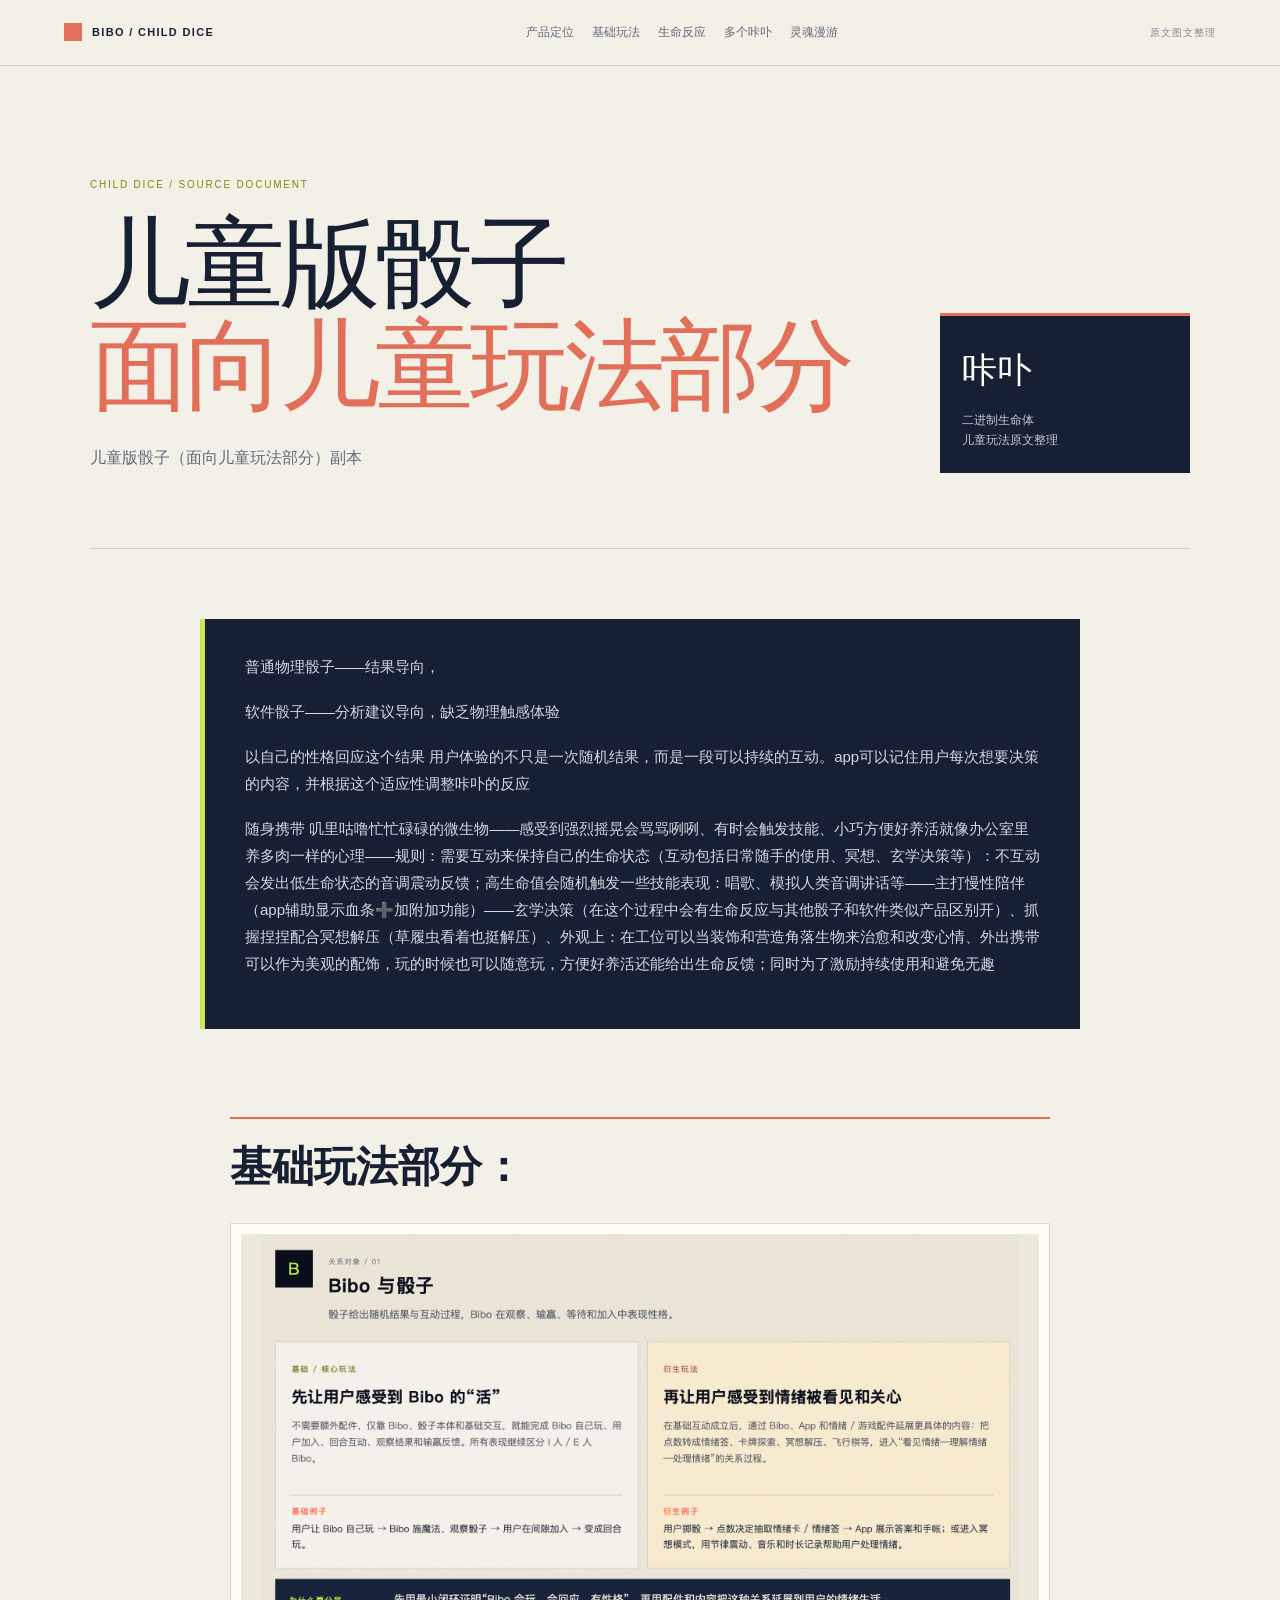
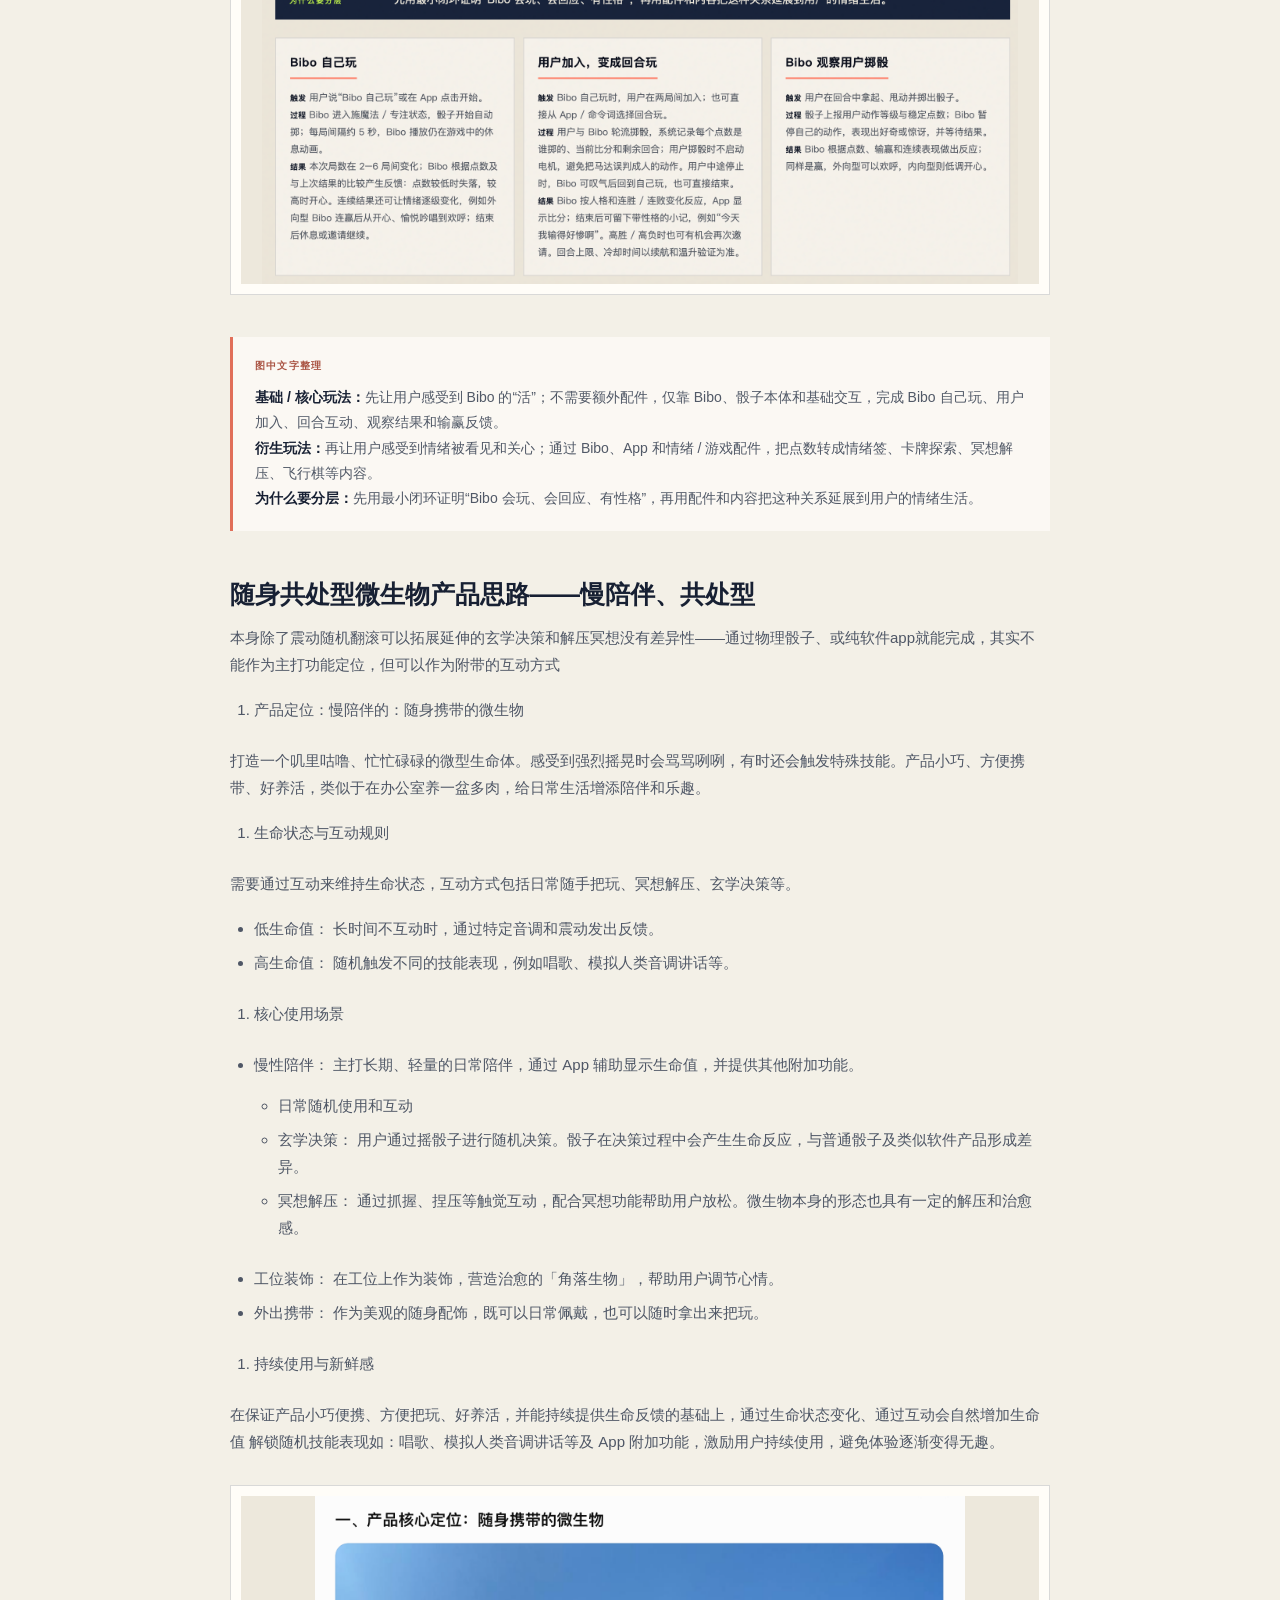
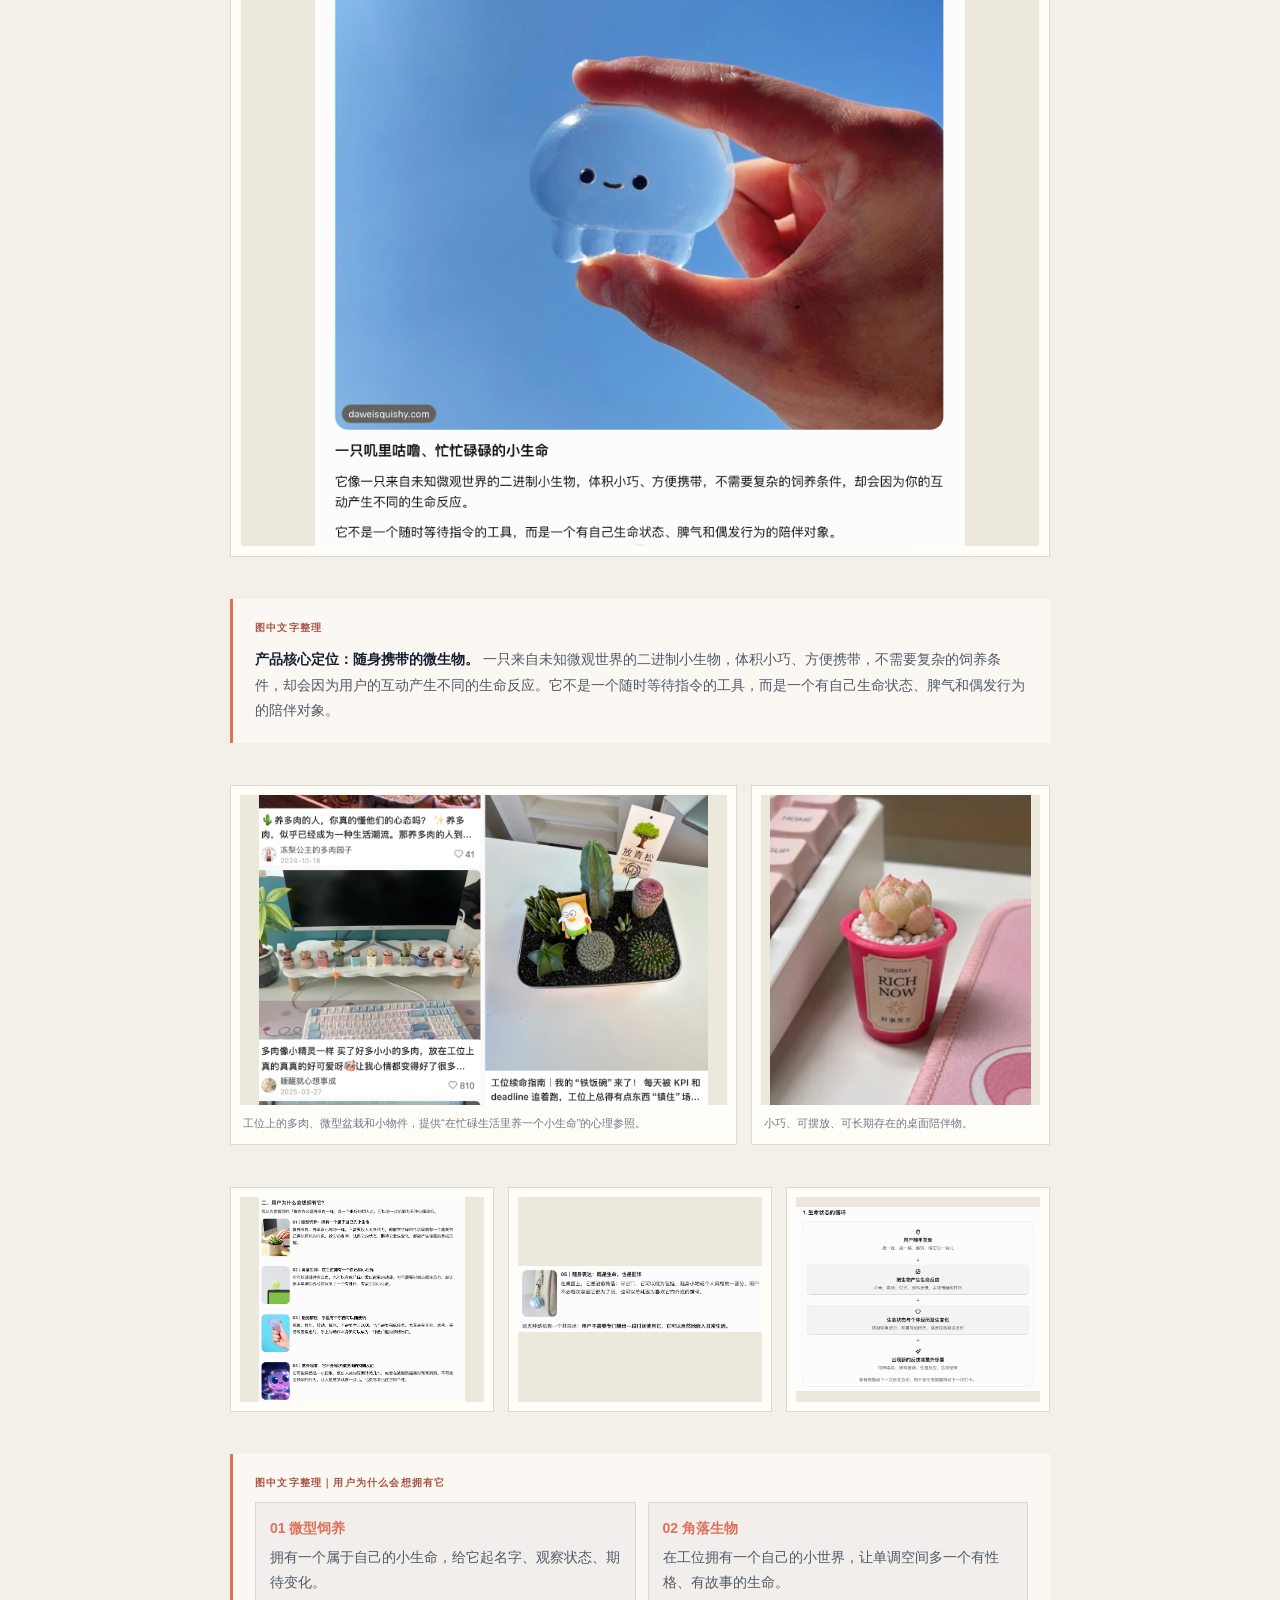
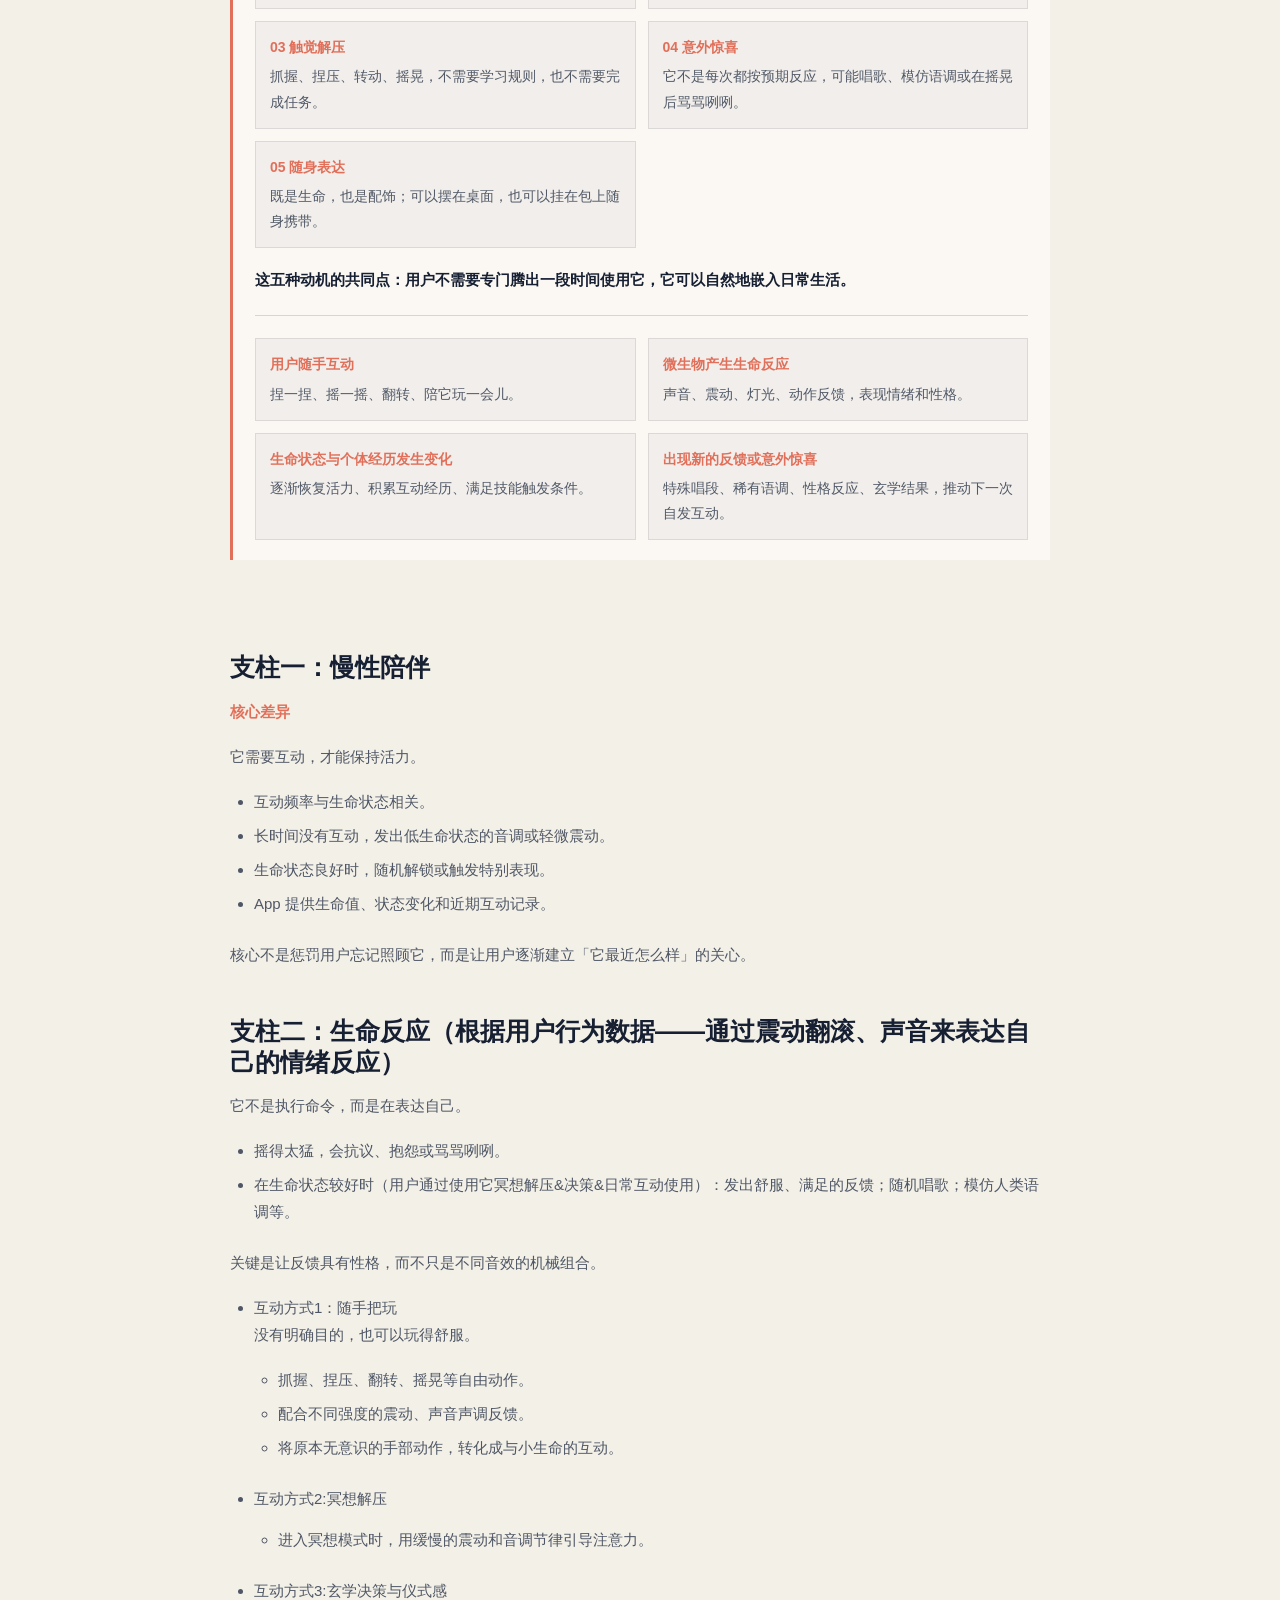
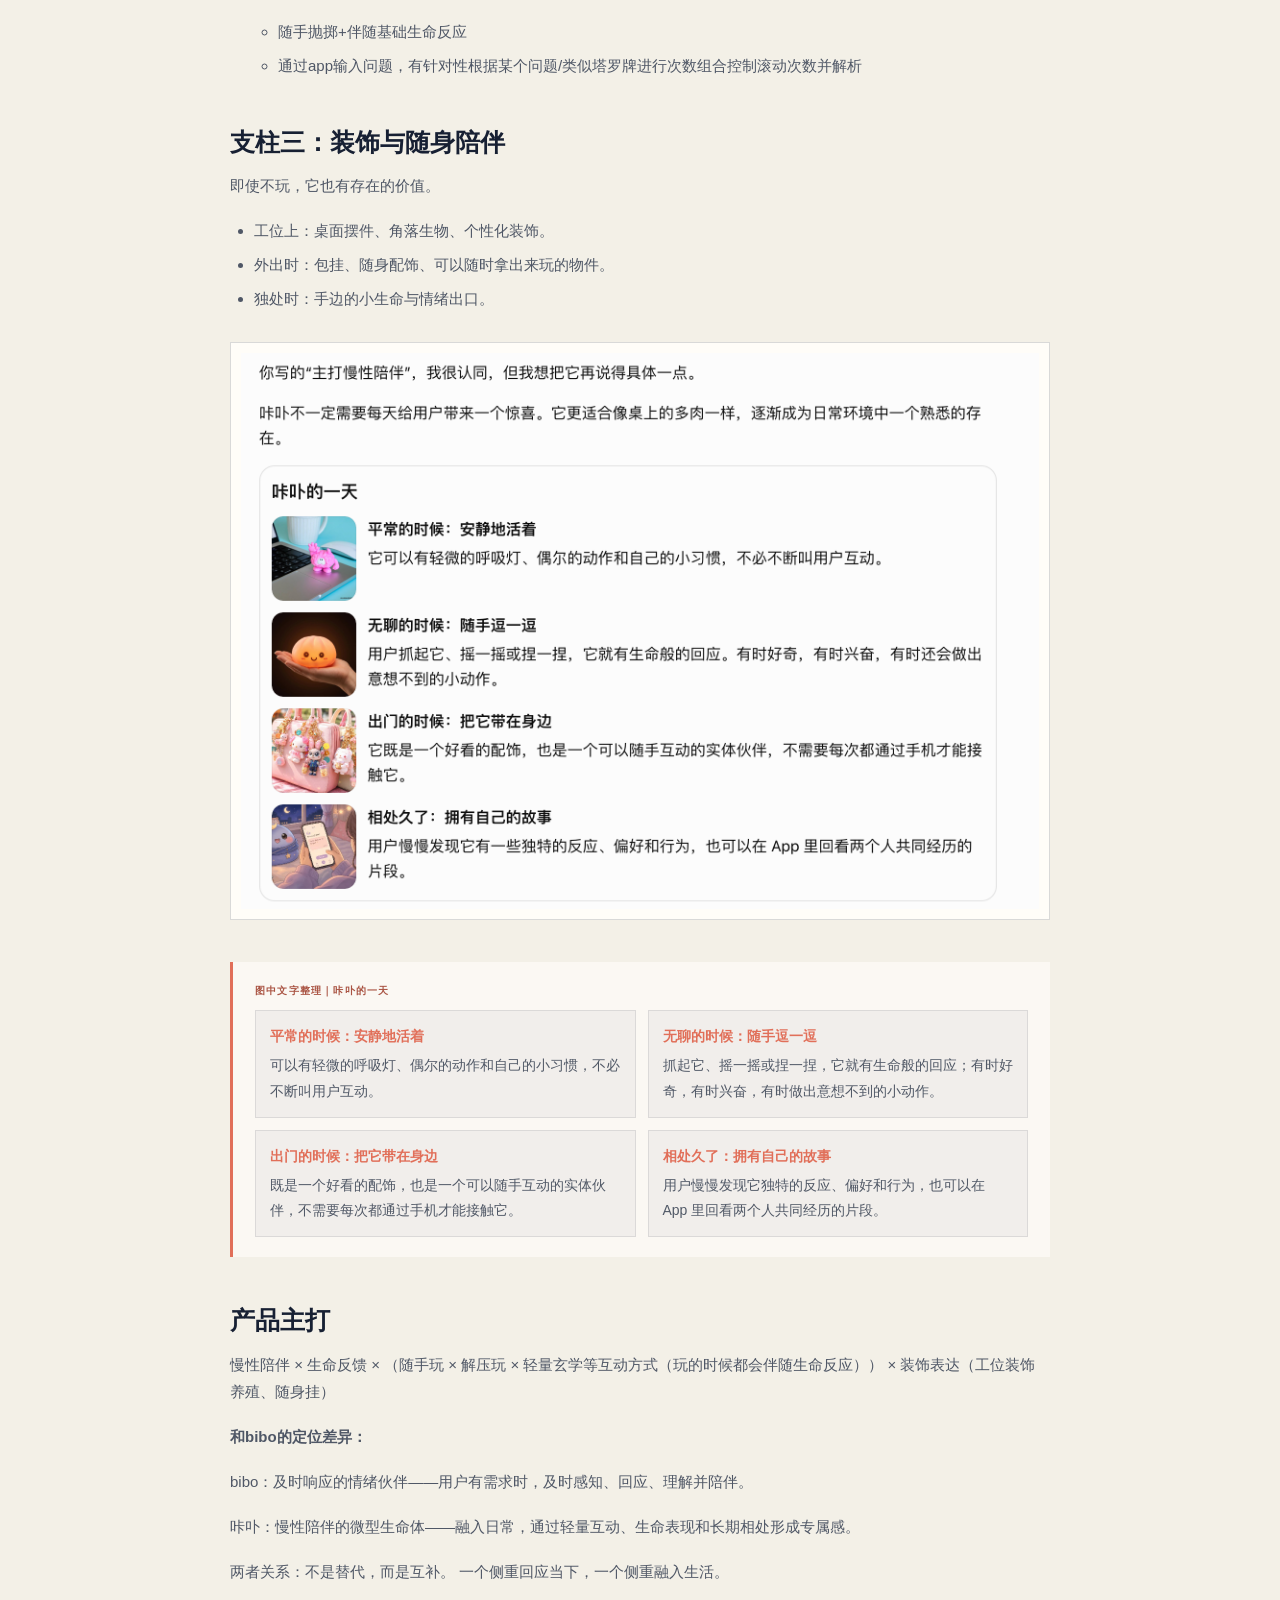
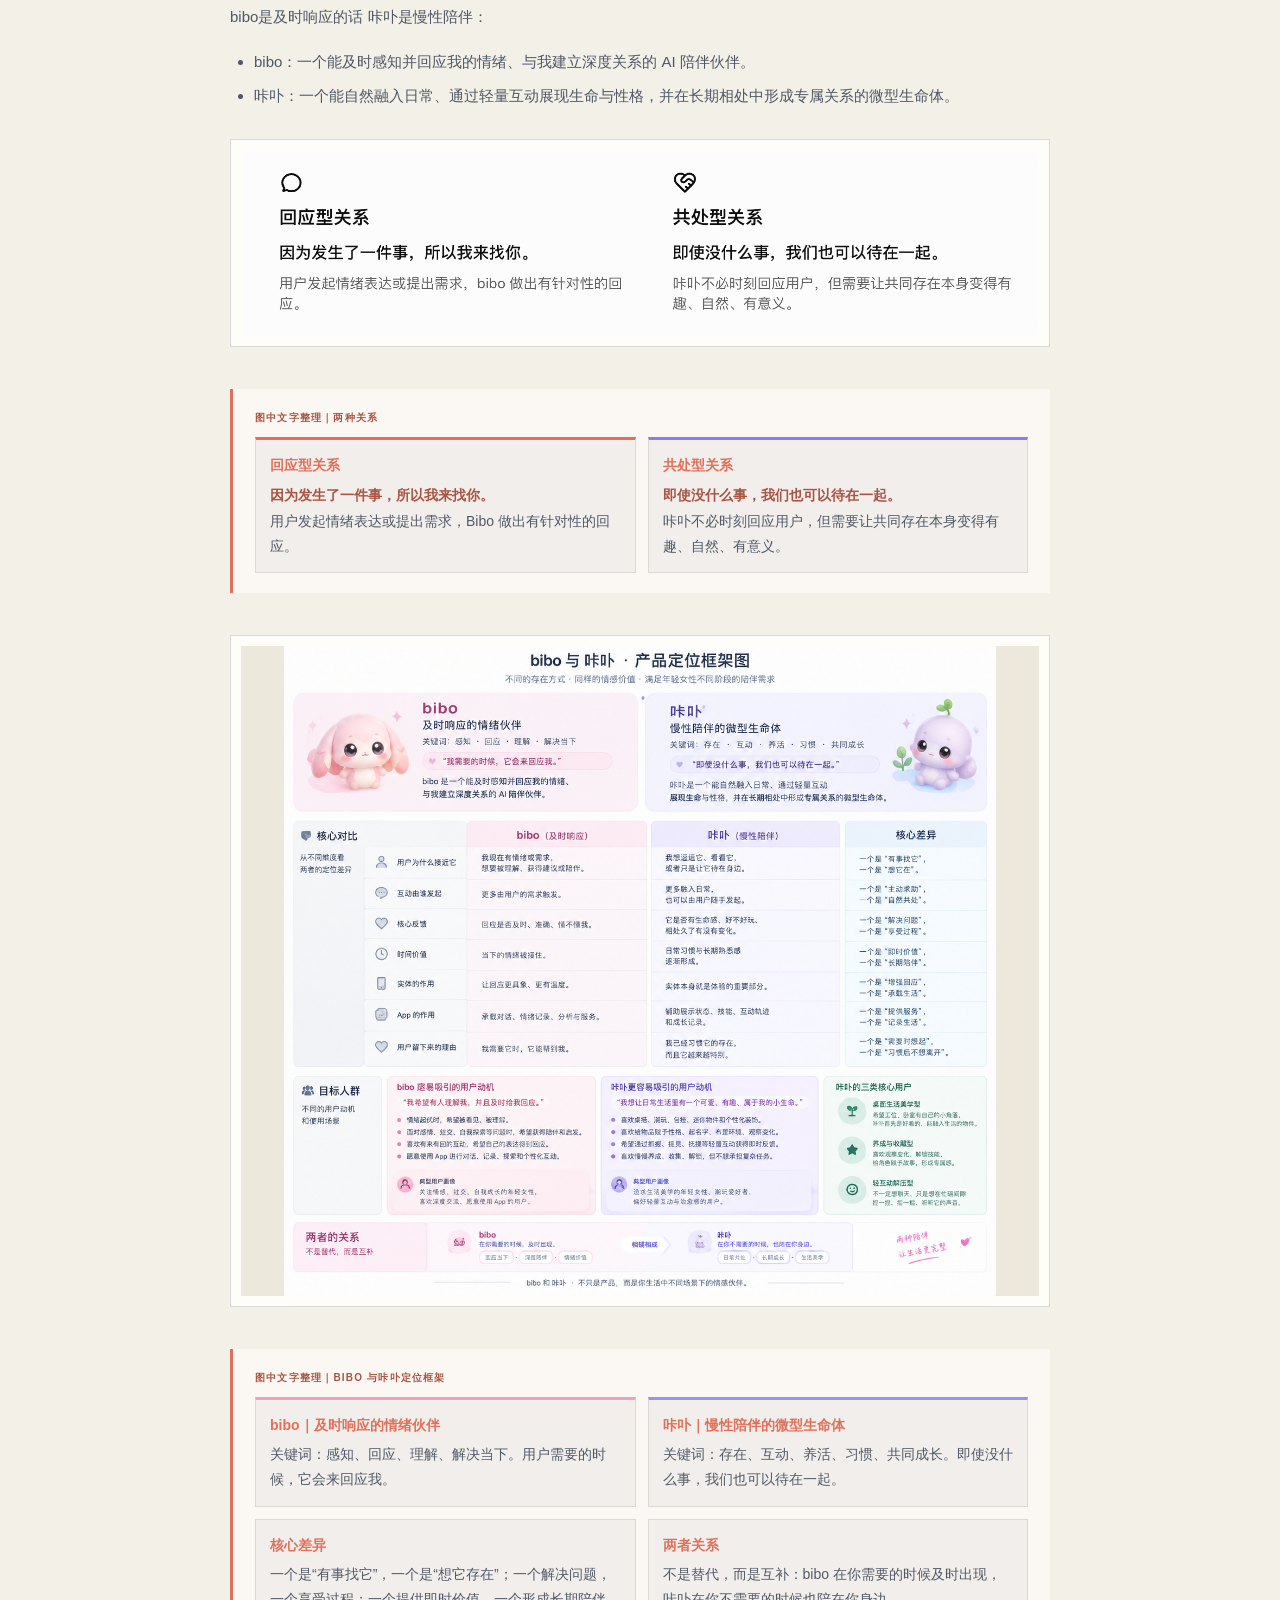
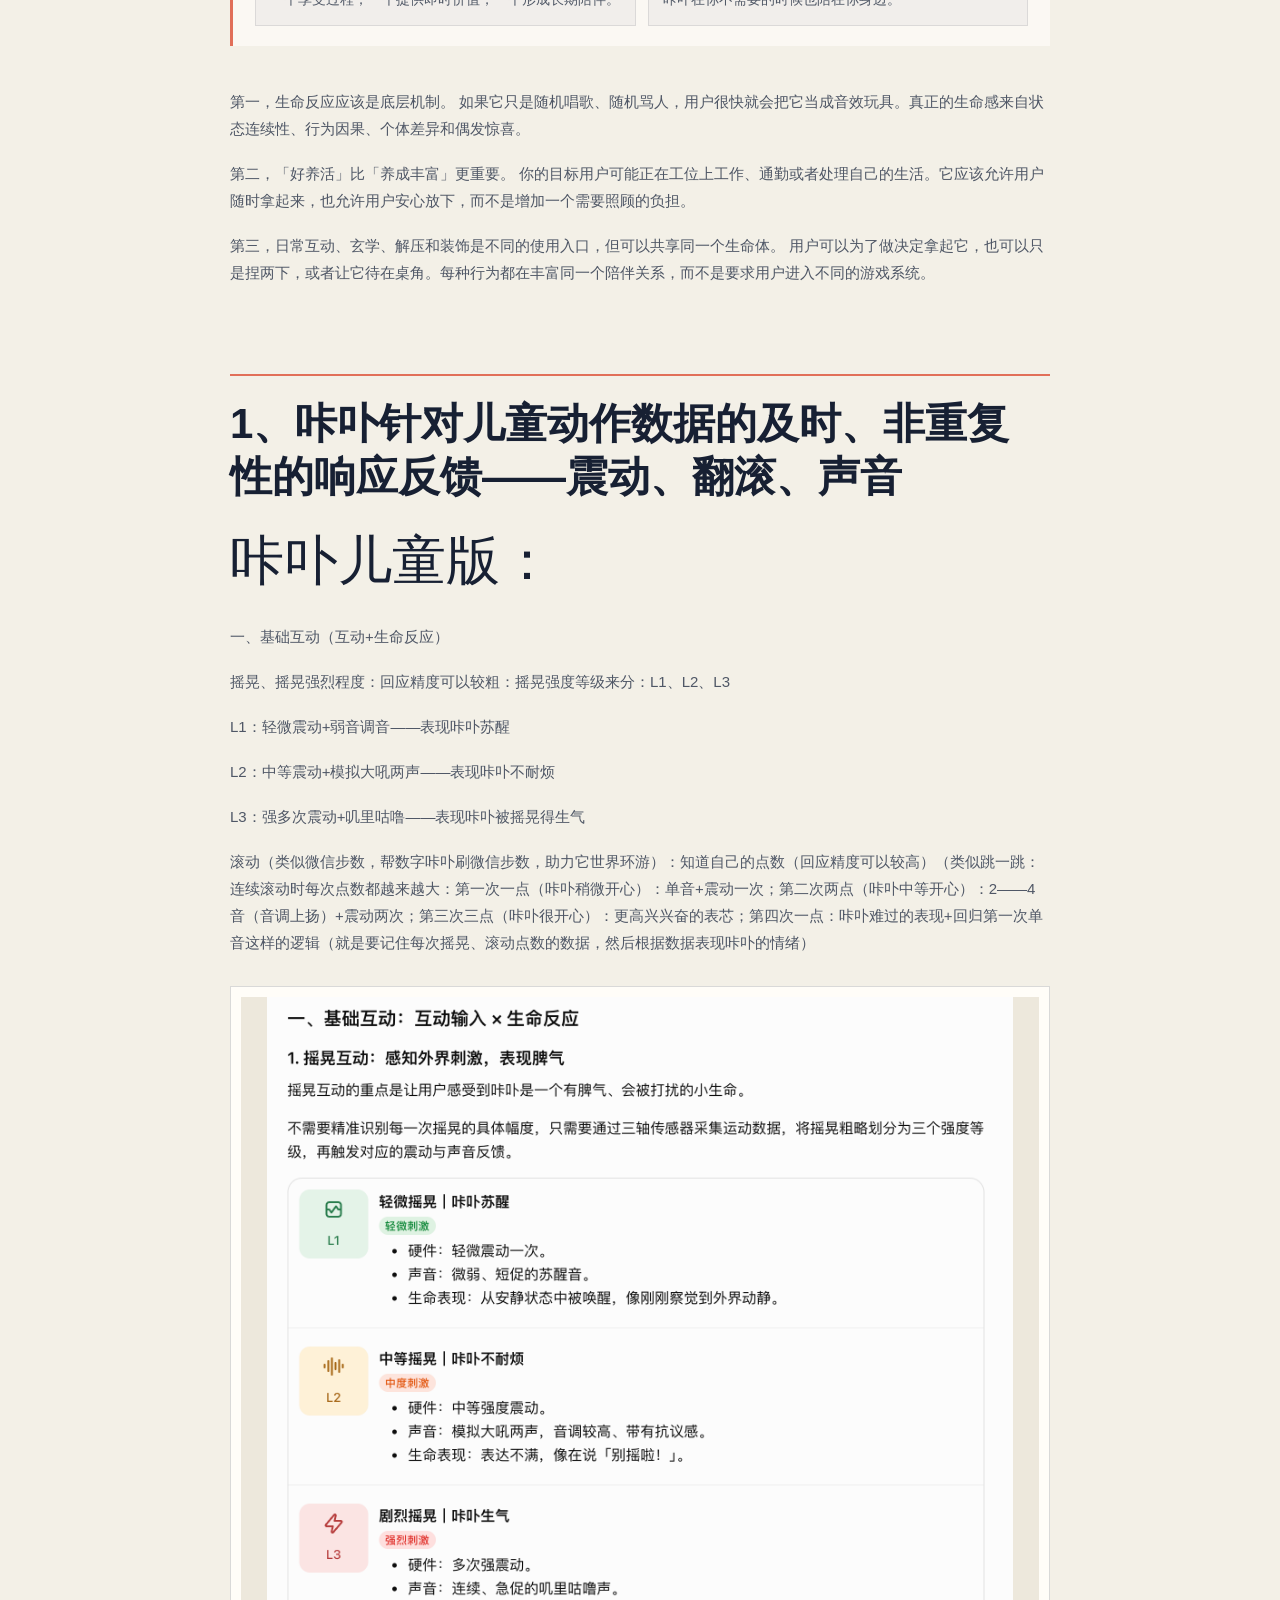
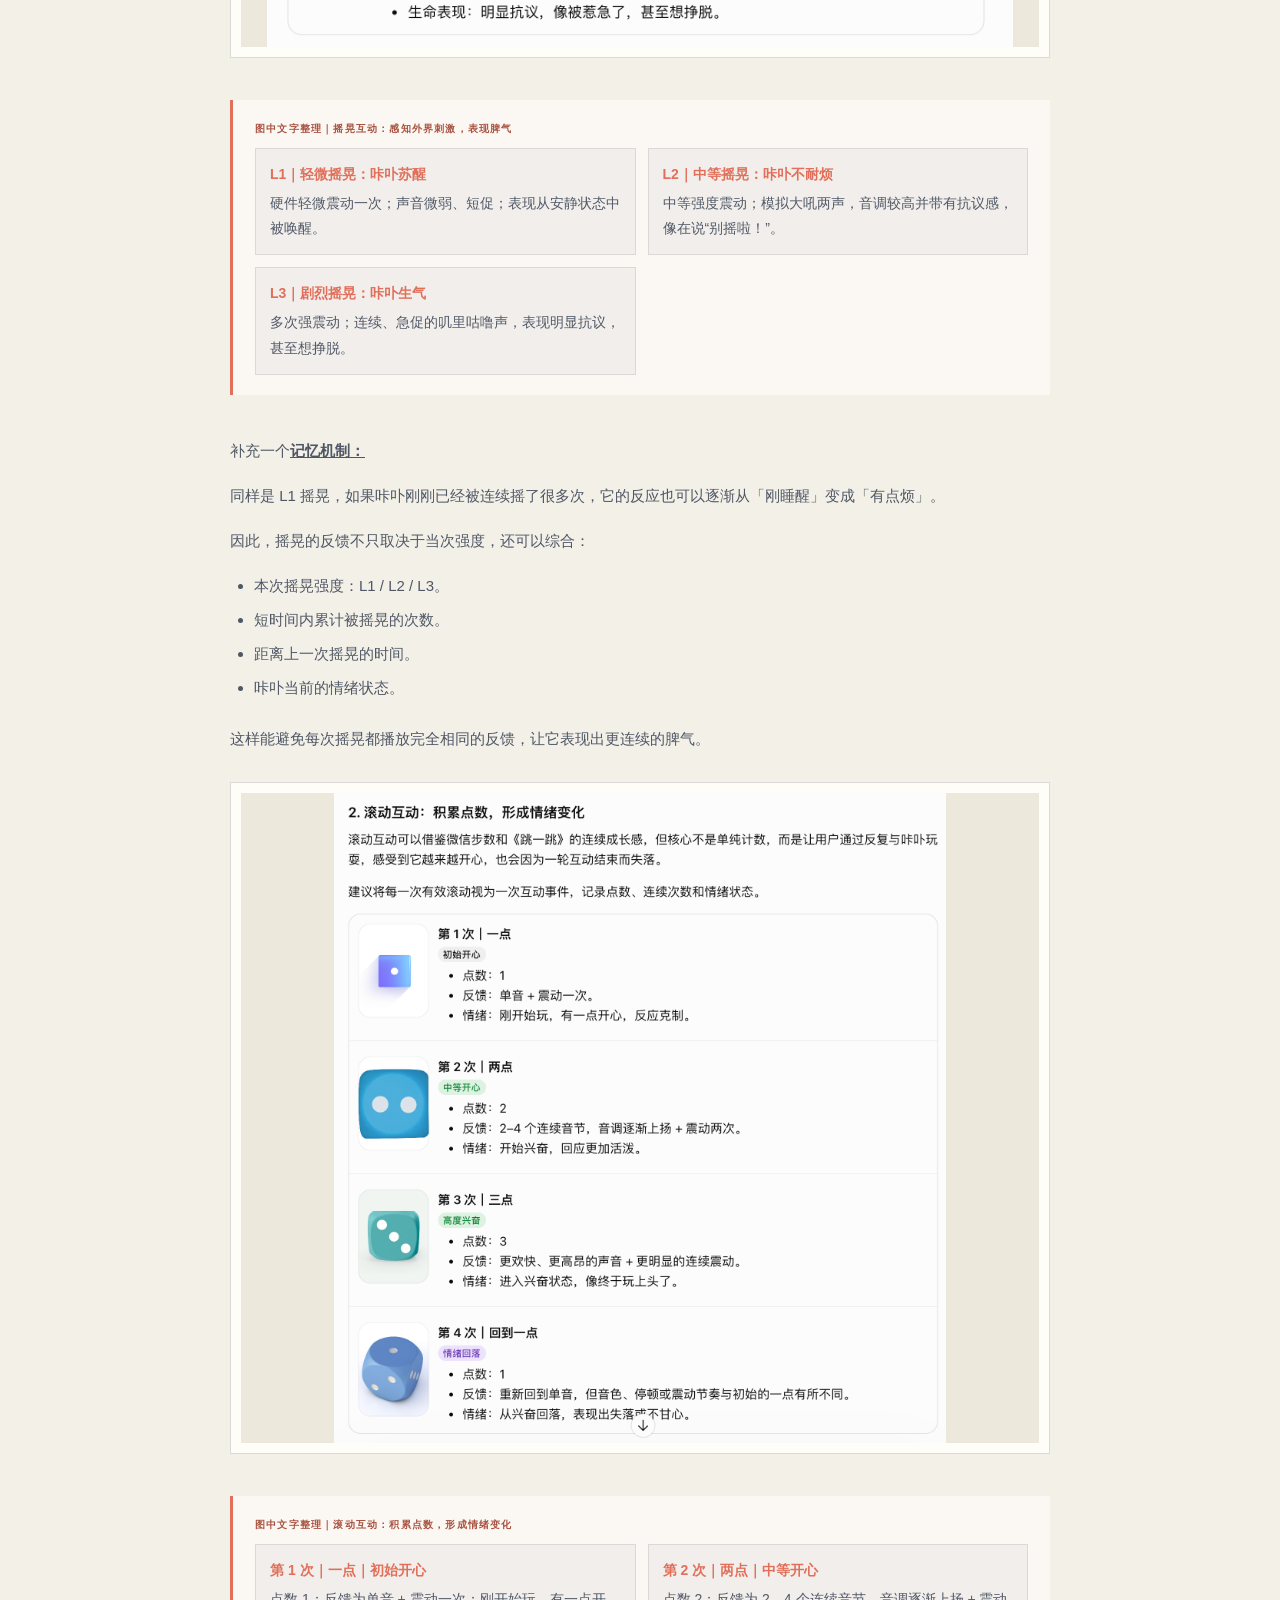
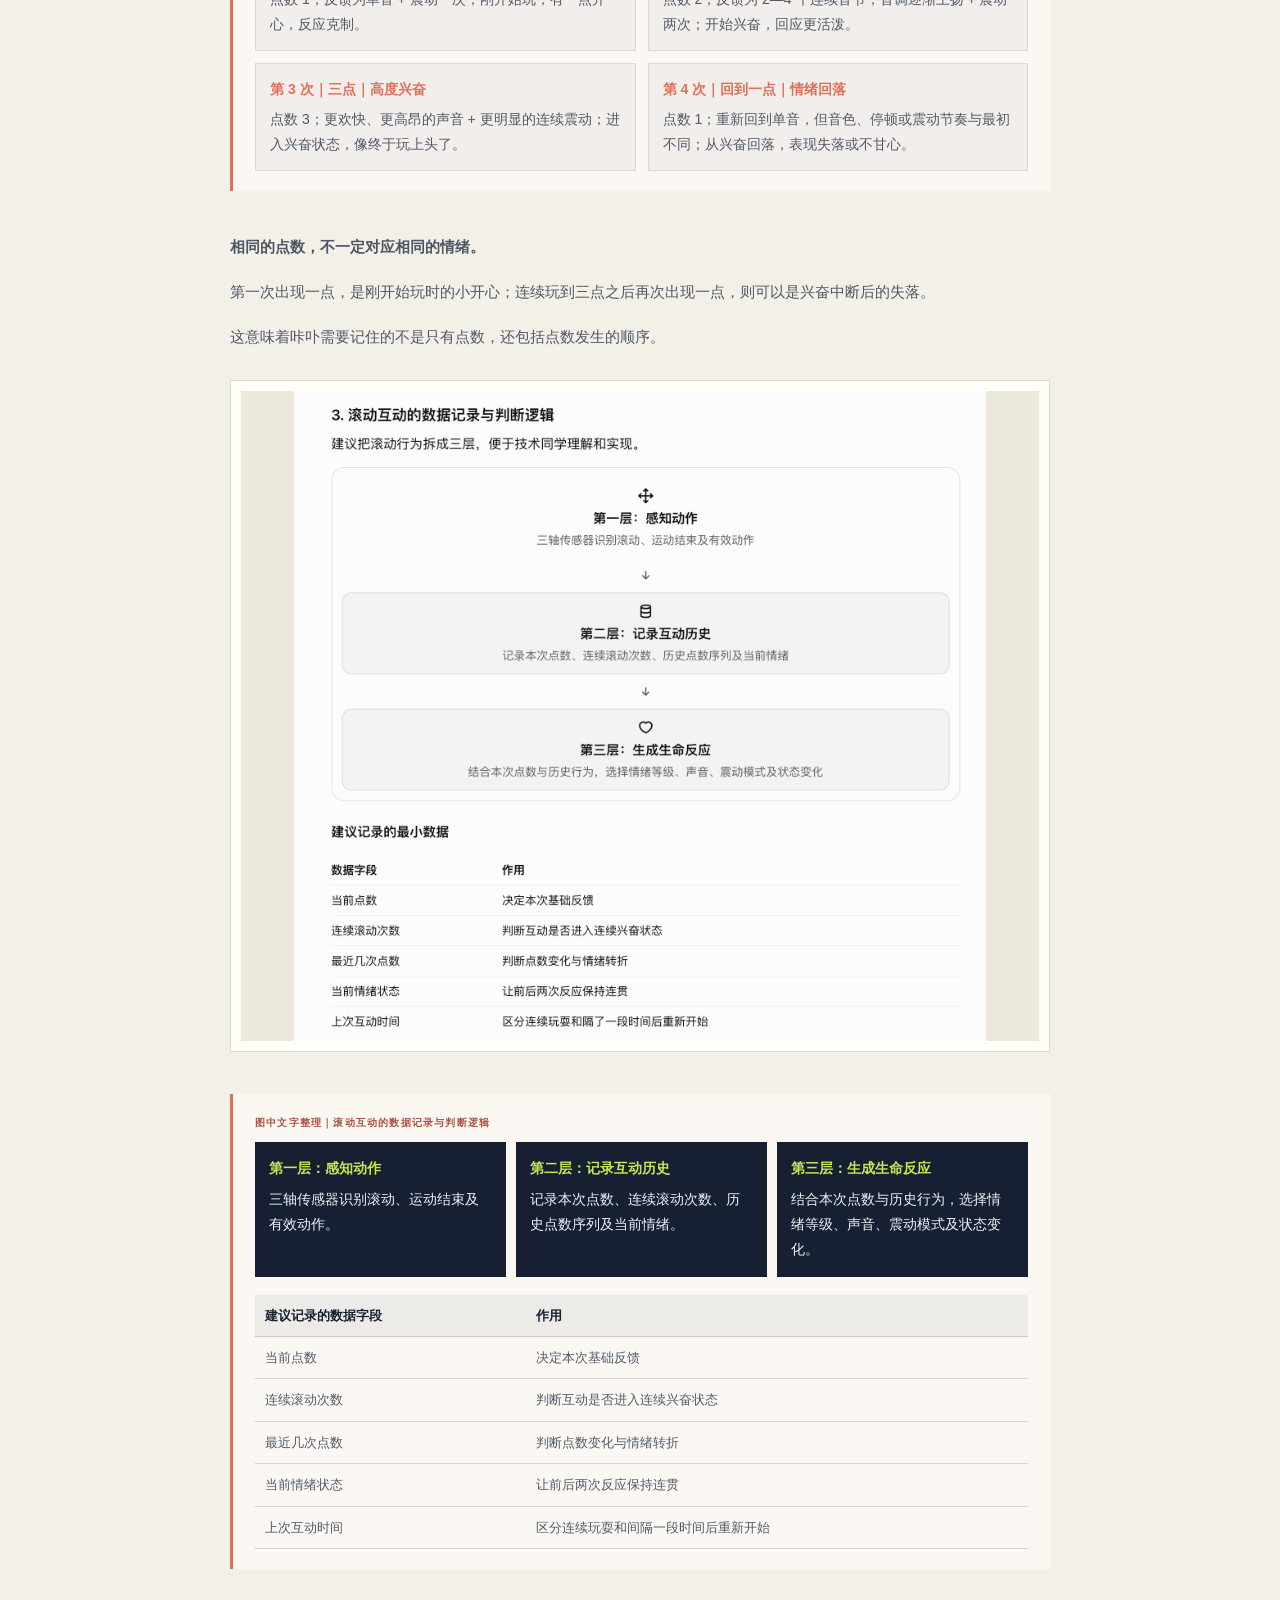
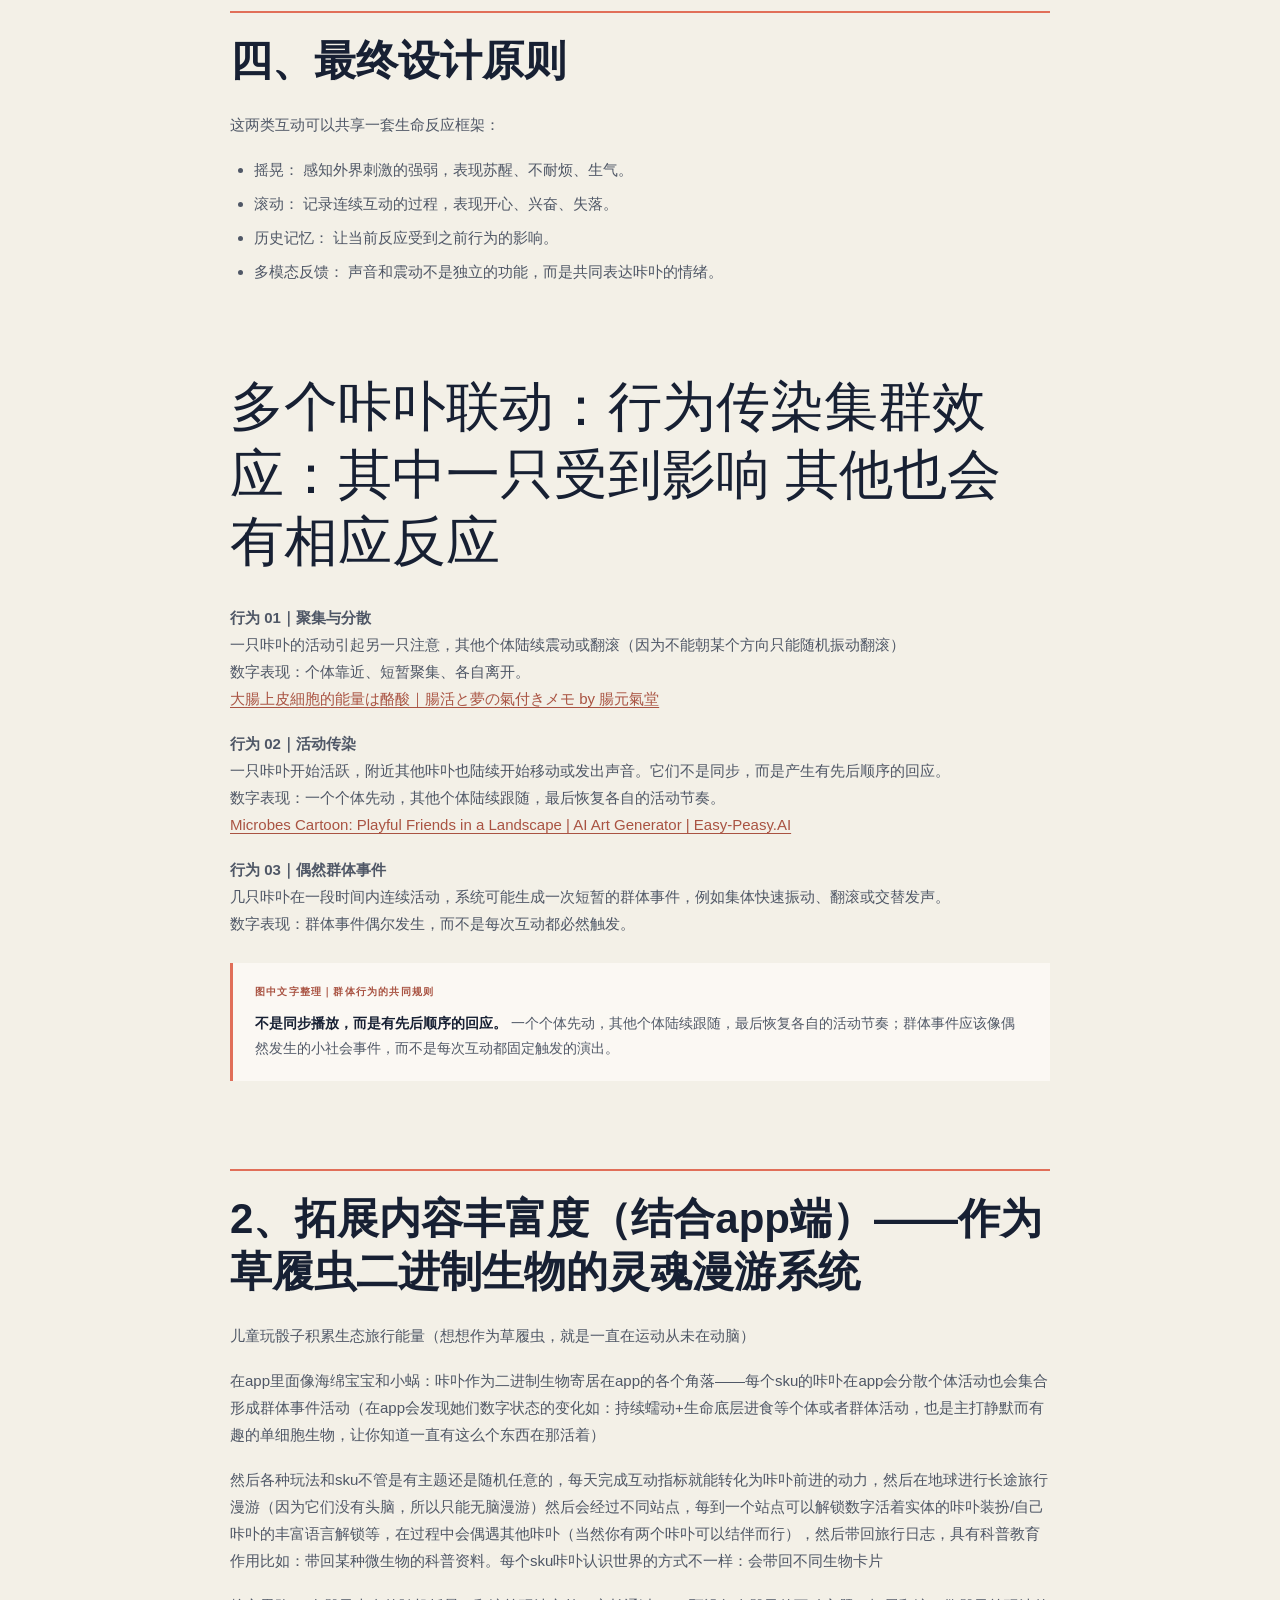
<file: child-dice-source.html>
<!doctype html>
<html lang="zh-CN">
<head>
  <meta charset="utf-8" />
  <meta name="viewport" content="width=device-width, initial-scale=1" />
  <meta name="description" content="儿童版骰子面向儿童玩法的完整图文整理" />
  <title>儿童版骰子｜面向儿童玩法部分</title>
  <link rel="stylesheet" href="child-dice-source.css" />
</head>
<body>
  <header class="site-header">
    <a class="brand" href="#top"><span class="brand-mark"></span><span>BIBO / CHILD DICE</span></a>
    <nav aria-label="页面导航">
      <a href="#position">产品定位</a><a href="#basic">基础玩法</a><a href="#response">生命反应</a><a href="#swarm">多个咔卟</a><a href="#travel">灵魂漫游</a>
    </nav>
    <span class="edition">原文图文整理</span>
  </header>

  <main id="top">
    <section class="hero wrap">
      <div>
        <p class="eyebrow">CHILD DICE / SOURCE DOCUMENT</p>
        <h1>儿童版骰子<br /><em>面向儿童玩法部分</em></h1>
        <p class="lede">儿童版骰子（面向儿童玩法部分）副本</p>
      </div>
      <div class="hero-stamp"><strong>咔卟</strong><span>二进制生命体<br />儿童玩法原文整理</span></div>
    </section>

    <article class="document wrap">
      <section class="source-block intro" id="position">
        <p>普通物理骰子——结果导向，</p>
        <p>软件骰子——分析建议导向，缺乏物理触感体验</p>
        <p>以自己的性格回应这个结果 用户体验的不只是一次随机结果，而是一段可以持续的互动。app可以记住用户每次想要决策的内容，并根据这个适应性调整咔卟的反应</p>
        <p>随身携带 叽里咕噜忙忙碌碌的微生物——感受到强烈摇晃会骂骂咧咧、有时会触发技能、小巧方便好养活就像办公室里养多肉一样的心理——规则：需要互动来保持自己的生命状态（互动包括日常随手的使用、冥想、玄学决策等）：不互动会发出低生命状态的音调震动反馈；高生命值会随机触发一些技能表现：唱歌、模拟人类音调讲话等——主打慢性陪伴（app辅助显示血条➕加附加功能）——玄学决策（在这个过程中会有生命反应与其他骰子和软件类似产品区别开）、抓握捏捏配合冥想解压（草履虫看着也挺解压）、外观上：在工位可以当装饰和营造角落生物来治愈和改变心情、外出携带可以作为美观的配饰，玩的时候也可以随意玩，方便好养活还能给出生命反馈；同时为了激励持续使用和避免无趣</p>
      </section>

      <section class="source-block" id="basic">
        <h2>基础玩法部分：</h2>
        <figure class="full-image"><img src="assets/child-dice-source/01-overview.png" alt="文档中的基础玩法概念图" /></figure>
        <div class="image-note"><b>图中文字整理</b><div><strong>基础 / 核心玩法：</strong>先让用户感受到 Bibo 的“活”；不需要额外配件，仅靠 Bibo、骰子本体和基础交互，完成 Bibo 自己玩、用户加入、回合互动、观察结果和输赢反馈。<br /><strong>衍生玩法：</strong>再让用户感受到情绪被看见和关心；通过 Bibo、App 和情绪 / 游戏配件，把点数转成情绪签、卡牌探索、冥想解压、飞行棋等内容。<br /><strong>为什么要分层：</strong>先用最小闭环证明“Bibo 会玩、会回应、有性格”，再用配件和内容把这种关系延展到用户的情绪生活。</div></div>
        <h3>随身共处型微生物产品思路——慢陪伴、共处型</h3>
        <p>本身除了震动随机翻滚可以拓展延伸的玄学决策和解压冥想没有差异性——通过物理骰子、或纯软件app就能完成，其实不能作为主打功能定位，但可以作为附带的互动方式</p>
        <ol><li>产品定位：慢陪伴的：随身携带的微生物</li></ol>
        <p>打造一个叽里咕噜、忙忙碌碌的微型生命体。感受到强烈摇晃时会骂骂咧咧，有时还会触发特殊技能。产品小巧、方便携带、好养活，类似于在办公室养一盆多肉，给日常生活增添陪伴和乐趣。</p>
        <ol><li>生命状态与互动规则</li></ol>
        <p>需要通过互动来维持生命状态，互动方式包括日常随手把玩、冥想解压、玄学决策等。</p>
        <ul><li>低生命值： 长时间不互动时，通过特定音调和震动发出反馈。</li><li>高生命值： 随机触发不同的技能表现，例如唱歌、模拟人类音调讲话等。</li></ul>
        <ol><li>核心使用场景</li></ol>
        <ul>
          <li>慢性陪伴： 主打长期、轻量的日常陪伴，通过 App 辅助显示生命值，并提供其他附加功能。<ul><li>日常随机使用和互动</li><li>玄学决策： 用户通过摇骰子进行随机决策。骰子在决策过程中会产生生命反应，与普通骰子及类似软件产品形成差异。</li><li>冥想解压： 通过抓握、捏压等触觉互动，配合冥想功能帮助用户放松。微生物本身的形态也具有一定的解压和治愈感。</li></ul></li>
          <li>工位装饰： 在工位上作为装饰，营造治愈的「角落生物」，帮助用户调节心情。</li><li>外出携带： 作为美观的随身配饰，既可以日常佩戴，也可以随时拿出来把玩。</li>
        </ul>
        <ol><li>持续使用与新鲜感</li></ol>
        <p>在保证产品小巧便携、方便把玩、好养活，并能持续提供生命反馈的基础上，通过生命状态变化、通过互动会自然增加生命值 解锁随机技能表现如：唱歌、模拟人类音调讲话等及 App 附加功能，激励用户持续使用，避免体验逐渐变得无趣。</p>
        <figure class="full-image"><img src="assets/child-dice-source/02-concept.png" alt="随身共处型微生物产品思路图" /></figure>
        <div class="image-note"><b>图中文字整理</b><div><strong>产品核心定位：随身携带的微生物。</strong> 一只来自未知微观世界的二进制小生物，体积小巧、方便携带，不需要复杂的饲养条件，却会因为用户的互动产生不同的生命反应。它不是一个随时等待指令的工具，而是一个有自己生命状态、脾气和偶发行为的陪伴对象。</div></div>
        <div class="image-pair"><figure><img src="assets/child-dice-source/03-left.png" alt="工位多肉与微型饲养参考图" /><figcaption>工位上的多肉、微型盆栽和小物件，提供“在忙碌生活里养一个小生命”的心理参照。</figcaption></figure><figure><img src="assets/child-dice-source/04-right.png" alt="桌面小型植物与装饰参考图" /><figcaption>小巧、可摆放、可长期存在的桌面陪伴物。</figcaption></figure></div>
        <div class="image-stack"><figure><img src="assets/child-dice-source/05-scenario.png" alt="五种用户动机图" /></figure><figure><img src="assets/child-dice-source/06-scenario.png" alt="随身表达动机图" /></figure><figure><img src="assets/child-dice-source/07-scenario.png" alt="生命状态循环图" /></figure></div>
        <div class="image-note"><b>图中文字整理｜用户为什么会想拥有它</b><div class="motivation-grid"><span><strong>01 微型饲养</strong>拥有一个属于自己的小生命，给它起名字、观察状态、期待变化。</span><span><strong>02 角落生物</strong>在工位拥有一个自己的小世界，让单调空间多一个有性格、有故事的生命。</span><span><strong>03 触觉解压</strong>抓握、捏压、转动、摇晃，不需要学习规则，也不需要完成任务。</span><span><strong>04 意外惊喜</strong>它不是每次都按预期反应，可能唱歌、模仿语调或在摇晃后骂骂咧咧。</span><span><strong>05 随身表达</strong>既是生命，也是配饰；可以摆在桌面，也可以挂在包上随身携带。</span></div><p class="note-conclusion">这五种动机的共同点：用户不需要专门腾出一段时间使用它，它可以自然地嵌入日常生活。</p><hr /><div class="cycle-grid"><span><strong>用户随手互动</strong>捏一捏、摇一摇、翻转、陪它玩一会儿。</span><span><strong>微生物产生生命反应</strong>声音、震动、灯光、动作反馈，表现情绪和性格。</span><span><strong>生命状态与个体经历发生变化</strong>逐渐恢复活力、积累互动经历、满足技能触发条件。</span><span><strong>出现新的反馈或意外惊喜</strong>特殊唱段、稀有语调、性格反应、玄学结果，推动下一次自发互动。</span></div></div>
      </section>

      <section class="source-block pillars">
        <h3>支柱一：慢性陪伴</h3>
        <p>核心差异</p><p>它需要互动，才能保持活力。</p>
        <ul><li>互动频率与生命状态相关。</li><li>长时间没有互动，发出低生命状态的音调或轻微震动。</li><li>生命状态良好时，随机解锁或触发特别表现。</li><li>App 提供生命值、状态变化和近期互动记录。</li></ul>
        <p>核心不是惩罚用户忘记照顾它，而是让用户逐渐建立「它最近怎么样」的关心。</p>
        <h3>支柱二：生命反应（根据用户行为数据——通过震动翻滚、声音来表达自己的情绪反应）</h3>
        <p>它不是执行命令，而是在表达自己。</p>
        <ul><li>摇得太猛，会抗议、抱怨或骂骂咧咧。</li><li>在生命状态较好时（用户通过使用它冥想解压&amp;决策&amp;日常互动使用）：发出舒服、满足的反馈；随机唱歌；模仿人类语调等。</li></ul>
        <p>关键是让反馈具有性格，而不只是不同音效的机械组合。</p>
        <ul>
          <li>互动方式1：随手把玩<p>没有明确目的，也可以玩得舒服。</p><ul><li>抓握、捏压、翻转、摇晃等自由动作。</li><li>配合不同强度的震动、声音声调反馈。</li><li>将原本无意识的手部动作，转化成与小生命的互动。</li></ul></li>
          <li>互动方式2:冥想解压<ul><li>进入冥想模式时，用缓慢的震动和音调节律引导注意力。</li></ul></li>
          <li>互动方式3:玄学决策与仪式感<ul><li>随手抛掷+伴随基础生命反应</li><li>通过app输入问题，有针对性根据某个问题/类似塔罗牌进行次数组合控制滚动次数并解析</li></ul></li>
        </ul>
        <h3>支柱三：装饰与随身陪伴</h3>
        <p>即使不玩，它也有存在的价值。</p>
        <ul><li>工位上：桌面摆件、角落生物、个性化装饰。</li><li>外出时：包挂、随身配饰、可以随时拿出来玩的物件。</li><li>独处时：手边的小生命与情绪出口。</li></ul>
        <figure class="full-image"><img src="assets/child-dice-source/08-companion.png" alt="装饰与随身陪伴配图" /></figure>
        <div class="image-note"><b>图中文字整理｜咔卟的一天</b><div class="day-grid"><span><strong>平常的时候：安静地活着</strong>可以有轻微的呼吸灯、偶尔的动作和自己的小习惯，不必不断叫用户互动。</span><span><strong>无聊的时候：随手逗一逗</strong>抓起它、摇一摇或捏一捏，它就有生命般的回应；有时好奇，有时兴奋，有时做出意想不到的小动作。</span><span><strong>出门的时候：把它带在身边</strong>既是一个好看的配饰，也是一个可以随手互动的实体伙伴，不需要每次都通过手机才能接触它。</span><span><strong>相处久了：拥有自己的故事</strong>用户慢慢发现它独特的反应、偏好和行为，也可以在 App 里回看两个人共同经历的片段。</span></div></div>
        <h3>产品主打</h3>
        <p>慢性陪伴 × 生命反馈 × （随手玩 × 解压玩 × 轻量玄学等互动方式（玩的时候都会伴随生命反应）） × 装饰表达（工位装饰养殖、随身挂）</p>
        <p><b>和bibo的定位差异：</b></p><p>bibo：及时响应的情绪伙伴——用户有需求时，及时感知、回应、理解并陪伴。</p><p>咔卟：慢性陪伴的微型生命体——融入日常，通过轻量互动、生命表现和长期相处形成专属感。</p><p>两者关系：不是替代，而是互补。 一个侧重回应当下，一个侧重融入生活。</p>
        <p>bibo是及时响应的话 咔卟是慢性陪伴：</p><ul><li>bibo：一个能及时感知并回应我的情绪、与我建立深度关系的 AI 陪伴伙伴。</li><li>咔卟：一个能自然融入日常、通过轻量互动展现生命与性格，并在长期相处中形成专属关系的微型生命体。</li></ul>
        <figure class="full-image"><img src="assets/child-dice-source/09-positioning.png" alt="产品定位配图" /></figure>
        <div class="image-note positioning-note"><b>图中文字整理｜两种关系</b><div class="compare-grid"><span><strong>回应型关系</strong><em>因为发生了一件事，所以我来找你。</em>用户发起情绪表达或提出需求，Bibo 做出有针对性的回应。</span><span><strong>共处型关系</strong><em>即使没什么事，我们也可以待在一起。</em>咔卟不必时刻回应用户，但需要让共同存在本身变得有趣、自然、有意义。</span></div></div>
        <figure class="full-image"><img src="assets/child-dice-source/10-bibo-kabu.png" alt="bibo与咔卟产品定位框架图" /></figure>
        <div class="image-note"><b>图中文字整理｜bibo 与咔卟定位框架</b><div class="framework-grid"><span><strong>bibo｜及时响应的情绪伙伴</strong>关键词：感知、回应、理解、解决当下。用户需要的时候，它会来回应我。</span><span><strong>咔卟｜慢性陪伴的微型生命体</strong>关键词：存在、互动、养活、习惯、共同成长。即使没什么事，我们也可以待在一起。</span><span><strong>核心差异</strong>一个是“有事找它”，一个是“想它存在”；一个解决问题，一个享受过程；一个提供即时价值，一个形成长期陪伴。</span><span><strong>两者关系</strong>不是替代，而是互补：bibo 在你需要的时候及时出现，咔卟在你不需要的时候也陪在你身边。</span></div></div>
        <p>第一，生命反应应该是底层机制。 如果它只是随机唱歌、随机骂人，用户很快就会把它当成音效玩具。真正的生命感来自状态连续性、行为因果、个体差异和偶发惊喜。</p>
        <p>第二，「好养活」比「养成丰富」更重要。 你的目标用户可能正在工位上工作、通勤或者处理自己的生活。它应该允许用户随时拿起来，也允许用户安心放下，而不是增加一个需要照顾的负担。</p>
        <p>第三，日常互动、玄学、解压和装饰是不同的使用入口，但可以共享同一个生命体。 用户可以为了做决定拿起它，也可以只是捏两下，或者让它待在桌角。每种行为都在丰富同一个陪伴关系，而不是要求用户进入不同的游戏系统。</p>
      </section>

      <section class="source-block" id="response">
        <h2>1、咔卟针对儿童动作数据的及时、非重复性的响应反馈——震动、翻滚、声音</h2>
        <h1>咔卟儿童版：</h1><p>一、基础互动（互动+生命反应）</p>
        <p>摇晃、摇晃强烈程度：回应精度可以较粗：摇晃强度等级来分：L1、L2、L3</p>
        <p>L1：轻微震动+弱音调音——表现咔卟苏醒</p><p>L2：中等震动+模拟大吼两声——表现咔卟不耐烦</p><p>L3：强多次震动+叽里咕噜——表现咔卟被摇晃得生气</p>
        <p>滚动（类似微信步数，帮数字咔卟刷微信步数，助力它世界环游）：知道自己的点数（回应精度可以较高）（类似跳一跳：连续滚动时每次点数都越来越大：第一次一点（咔卟稍微开心）：单音+震动一次；第二次两点（咔卟中等开心）：2——4音（音调上扬）+震动两次；第三次三点（咔卟很开心）：更高兴兴奋的表芯；第四次一点：咔卟难过的表现+回归第一次单音这样的逻辑（就是要记住每次摇晃、滚动点数的数据，然后根据数据表现咔卟的情绪）</p>
        <figure class="full-image"><img src="assets/child-dice-source/11-shake-response.png" alt="摇晃强度与生命反应图" /></figure>
        <div class="image-note"><b>图中文字整理｜摇晃互动：感知外界刺激，表现脾气</b><div class="level-grid"><span><strong>L1｜轻微摇晃：咔卟苏醒</strong>硬件轻微震动一次；声音微弱、短促；表现从安静状态中被唤醒。</span><span><strong>L2｜中等摇晃：咔卟不耐烦</strong>中等强度震动；模拟大吼两声，音调较高并带有抗议感，像在说“别摇啦！”。</span><span><strong>L3｜剧烈摇晃：咔卟生气</strong>多次强震动；连续、急促的叽里咕噜声，表现明显抗议，甚至想挣脱。</span></div></div>
        <p>补充一个<b><u>记忆机制：</u></b></p><p>同样是 L1 摇晃，如果咔卟刚刚已经被连续摇了很多次，它的反应也可以逐渐从「刚睡醒」变成「有点烦」。</p><p>因此，摇晃的反馈不只取决于当次强度，还可以综合：</p><ul><li>本次摇晃强度：L1 / L2 / L3。</li><li>短时间内累计被摇晃的次数。</li><li>距离上一次摇晃的时间。</li><li>咔卟当前的情绪状态。</li></ul>
        <p>这样能避免每次摇晃都播放完全相同的反馈，让它表现出更连续的脾气。</p><figure class="full-image"><img src="assets/child-dice-source/12-memory.png" alt="记忆机制配图" /></figure>
        <div class="image-note"><b>图中文字整理｜滚动互动：积累点数，形成情绪变化</b><div class="roll-grid"><span><strong>第 1 次｜一点｜初始开心</strong>点数 1；反馈为单音 + 震动一次；刚开始玩，有一点开心，反应克制。</span><span><strong>第 2 次｜两点｜中等开心</strong>点数 2；反馈为 2—4 个连续音节，音调逐渐上扬 + 震动两次；开始兴奋，回应更活泼。</span><span><strong>第 3 次｜三点｜高度兴奋</strong>点数 3；更欢快、更高昂的声音 + 更明显的连续震动；进入兴奋状态，像终于玩上头了。</span><span><strong>第 4 次｜回到一点｜情绪回落</strong>点数 1；重新回到单音，但音色、停顿或震动节奏与最初不同；从兴奋回落，表现失落或不甘心。</span></div></div>
        <p><b>相同的点数，不一定对应相同的情绪。</b></p><p>第一次出现一点，是刚开始玩时的小开心；连续玩到三点之后再次出现一点，则可以是兴奋中断后的失落。</p><p>这意味着咔卟需要记住的不是只有点数，还包括点数发生的顺序。</p><figure class="full-image"><img src="assets/child-dice-source/13-roll-memory.png" alt="点数顺序与情绪记忆配图" /></figure>
        <div class="image-note"><b>图中文字整理｜滚动互动的数据记录与判断逻辑</b><div class="data-flow"><span><strong>第一层：感知动作</strong>三轴传感器识别滚动、运动结束及有效动作。</span><span><strong>第二层：记录互动历史</strong>记录本次点数、连续滚动次数、历史点数序列及当前情绪。</span><span><strong>第三层：生成生命反应</strong>结合本次点数与历史行为，选择情绪等级、声音、震动模式及状态变化。</span></div><table class="mini-table"><thead><tr><th>建议记录的数据字段</th><th>作用</th></tr></thead><tbody><tr><td>当前点数</td><td>决定本次基础反馈</td></tr><tr><td>连续滚动次数</td><td>判断互动是否进入连续兴奋状态</td></tr><tr><td>最近几次点数</td><td>判断点数变化与情绪转折</td></tr><tr><td>当前情绪状态</td><td>让前后两次反应保持连贯</td></tr><tr><td>上次互动时间</td><td>区分连续玩耍和间隔一段时间后重新开始</td></tr></tbody></table></div>
        <h2>四、最终设计原则</h2><p>这两类互动可以共享一套生命反应框架：</p><ul><li>摇晃： 感知外界刺激的强弱，表现苏醒、不耐烦、生气。</li><li>滚动： 记录连续互动的过程，表现开心、兴奋、失落。</li><li>历史记忆： 让当前反应受到之前行为的影响。</li><li>多模态反馈： 声音和震动不是独立的功能，而是共同表达咔卟的情绪。</li></ul>
      </section>

      <section class="source-block" id="swarm">
        <h1>多个咔卟联动：行为传染集群效应：其中一只受到影响 其他也会有相应反应</h1>
        <p><b>行为 01｜聚集与分散</b><br />一只咔卟的活动引起另一只注意，其他个体陆续震动或翻滚（因为不能朝某个方向只能随机振动翻滚）<br />数字表现：个体靠近、短暂聚集、各自离开。<br /><a href="https://images.openai.com/static-rsc-4/Qj-pBT9pZIznka8liazETEY6cP1XOgUjFkYp9rlZqb0fDJ1J6VQ82qdjKdlsqSiosQWa6qS948s3ys4_XcOu823qMtj8EXeokLvXXbiYYChERYshEEqoEVrTX4sRbcTk2lcrN-MRhfj6WqP17IEGfV4XFQRvW7LobXs482mrAQs?purpose=inline">大腸上皮細胞的能量は酪酸｜腸活と夢の氣付きメモ by 腸元氣堂</a></p>
        <p><b>行为 02｜活动传染</b><br />一只咔卟开始活跃，附近其他咔卟也陆续开始移动或发出声音。它们不是同步，而是产生有先后顺序的回应。<br />数字表现：一个个体先动，其他个体陆续跟随，最后恢复各自的活动节奏。<br /><a href="https://images.openai.com/static-rsc-4/vrpW2fhEib98w_b7hezajFPuRcAiP8vLCv7kvCfgTFHOcJHsXTMRkm8jaqk6qA_sxZWRoVz3rI7BCdZ0VZx5S1K7lO5_WIF5LnZJO63Iphu2b4NpVU6kT9WmgZHWEGU_ZcV_eAH1ZwmTBJGNC-s46bJ2bcGM_72Yu2LF4eiDxzU?purpose=inline">Microbes Cartoon: Playful Friends in a Landscape | AI Art Generator | Easy-Peasy.AI</a></p>
        <p><b>行为 03｜偶然群体事件</b><br />几只咔卟在一段时间内连续活动，系统可能生成一次短暂的群体事件，例如集体快速振动、翻滚或交替发声。<br />数字表现：群体事件偶尔发生，而不是每次互动都必然触发。</p>
        <div class="image-note"><b>图中文字整理｜群体行为的共同规则</b><div><strong>不是同步播放，而是有先后顺序的回应。</strong> 一个个体先动，其他个体陆续跟随，最后恢复各自的活动节奏；群体事件应该像偶然发生的小社会事件，而不是每次互动都固定触发的演出。</div></div>
      </section>

      <section class="source-block" id="travel">
        <h2>2、拓展内容丰富度（结合app端）——作为草履虫二进制生物的灵魂漫游系统</h2>
        <p>儿童玩骰子积累生态旅行能量（想想作为草履虫，就是一直在运动从未在动脑）</p>
        <p>在app里面像海绵宝宝和小蜗：咔卟作为二进制生物寄居在app的各个角落——每个sku的咔卟在app会分散个体活动也会集合形成群体事件活动（在app会发现她们数字状态的变化如：持续蠕动+生命底层进食等个体或者群体活动，也是主打静默而有趣的单细胞生物，让你知道一直有这么个东西在那活着）</p>
        <p>然后各种玩法和sku不管是有主题还是随机任意的，每天完成互动指标就能转化为咔卟前进的动力，然后在地球进行长途旅行漫游（因为它们没有头脑，所以只能无脑漫游）然后会经过不同站点，每到一个站点可以解锁数字活着实体的咔卟装扮/自己咔卟的丰富语言解锁等，在过程中会偶遇其他咔卟（当然你有两个咔卟可以结伴而行），然后带回旅行日志，具有科普教育作用比如：带回某种微生物的科普资料。每个sku咔卟认识世界的方式不一样：会带回不同生物卡片</p>
        <p>核心思路： 在骰子本身的随机摇晃、翻滚等玩法之外，家长通过 App 预设每次骰子的互动主题，拓展翻滚、掷骰子等玩法的内容丰富度，让孩子在完成日常活动的过程中，自然积累能量、解锁技能和兑换咔卟装扮，并将自己的成长成果展示给同学和朋友。</p>
        <figure class="full-image"><img src="assets/child-dice-source/14-travel-system.png" alt="生态旅行能量与内容拓展配图" /></figure>
        <div class="image-note"><b>图中文字整理｜生态旅行的完整链路</b><div class="journey-grid"><span><strong>① 家长在 App 预设主题</strong>例如：今天读哪本书、阅读多久、完成什么小任务。</span><span><strong>② 开始主题互动与计时</strong>孩子围绕主题进行活动，咔卟通过翻滚、掷骰子等方式参与，App 同步开始计时。</span><span><strong>③ 完成计时，触发庆祝反馈</strong>咔卟通过蜂鸣器和震动，表现欢呼、唱歌等庆祝反应。</span><span><strong>④ 自然积累能量与成长</strong>完成活动后获得能量，逐步解锁新技能或积累装扮兑换所需的能量。</span><span><strong>⑤ 展示咔卟的成长成果</strong>孩子向同学、朋友展示新技能、特殊声音和个性装扮，获得分享与成就感。</span></div></div>
        <h2>作为草履虫二进制生物的灵魂漫游系统——相当于你和实体咔卟互动的时候，app里它的灵魂就能出窍然后去漫游世界（二进制生物本来就会一直漫无目的地运动和停留），所以你玩相当于就是给它灵魂漫游世界积蓄能量</h2>
        <p>咔卟是一种单细胞的二进制生物。</p><p>它们天生就会漫无目的地运动、停留、觅食、游荡。有时候挤在一起，有时候独自待在某个角落。它们并不总是在思考，也不需要时刻做些什么，只是凭借本能活着。</p><p>每一只咔卟都同时存在于两个世界：</p>
        <ul><li>实体咔卟： 它在孩子身边，是可以被拿起、摇晃、翻滚、触摸的真实生命载体。</li><li>数字咔卟： 它的灵魂存在于 App 的数字生态中，孩子玩耍时，它的灵魂出窍 然后可以漫游世界进行游荡、探索、停留，也可能遇见其他咔卟也可以结伴而行，会经过不同站点</li></ul>
        <ol><li>日常旅行会带来什么：<ol><li>会偶遇其他咔卟（当然你有两个咔卟可以结伴而行），然后带回旅行日志，具有科普教育作用比如：带回某种微生物的科普资料。每个sku咔卟认识世界的方式不一样：会带回不同资料：微生物、植物、动物等</li></ol></li><li>经过站点会带来什么：<ol><li>可以解锁数字活着实体的咔卟装扮/自己咔卟的丰富语言解锁等</li></ol></li></ol>
        <p>当孩子拿起实体咔卟玩耍时，互动产生的能量就会被传递给数字世界中的它，让它有机会进行更远的漫游。</p><figure class="full-image"><img src="assets/child-dice-source/15-soul-travel.png" alt="实体咔卟与数字灵魂漫游配图" /></figure>
        <div class="image-note"><b>图中文字整理｜核心互动闭环：玩耍 → 灵魂出窍 → 漫游 → 带回发现</b><div class="journey-grid"><span><strong>01 · 与实体咔卟互动</strong>摇一摇、翻一翻、轻轻拍一拍，每一次真实互动都在为咔卟积蓄能量。</span><span><strong>02 · 灵魂获得漫游能量</strong>数字世界里的咔卟感受到能量，开始更活跃地游动，逐渐获得远行能力。</span><span><strong>03 · 灵魂漫游世界</strong>它会经过海洋、森林、湿地与城市，偶尔停下来，偶尔遇见同伴。</span><span><strong>04 · 带回旅途中的发现</strong>把沿途遇见的微生物、动植物和自然现象带回来，形成属于它的旅行日志与发现档案。</span></div></div>
        <p>盲盒形式——端盒6——8个</p>
        <p>在app里面像海绵宝宝和小蜗：咔卟作为二进制生物寄居在app的各个角落——每个sku的咔卟在app会分散个体活动也会集合形成群体事件活动（在app会发现她们数字状态的变化如：持续蠕动+生命底层进食等个体或者群体活动，也是主打静默而有趣的单细胞生物，让你知道一直有这么个东西在那活着）         儿童玩骰子积累生态旅行能量（想想作为草履虫，就是一直在运动从未在动脑）</p>
        <p>然后各种玩法和sku不管是有主题还是随机任意的，每天完成互动指标就能转化为咔卟前进的动力，然后在地球进行长途旅行漫游（因为它们没有头脑，所以只能无脑漫游）然后会经过不同站点，每到一个站点可以解锁数字活着实体的咔卟装扮/自己咔卟的丰富语言解锁等，在过程中会偶遇其他咔卟（当然你有两个咔卟可以结伴而行），然后带回旅行日志，具有科普教育作用比如：带回某种微生物的科普资料。每个sku咔卟认识世界的方式不一样：会带回不同资料：微生物、植物、动物等</p>
      </section>
    </article>
  </main>
  <footer class="site-footer wrap"><span>儿童版骰子 · 图文原文整理</span><span>来源：飞书文档《儿童版骰子（面向儿童玩法部分） 副本》</span></footer>
</body>
</html>
</file>
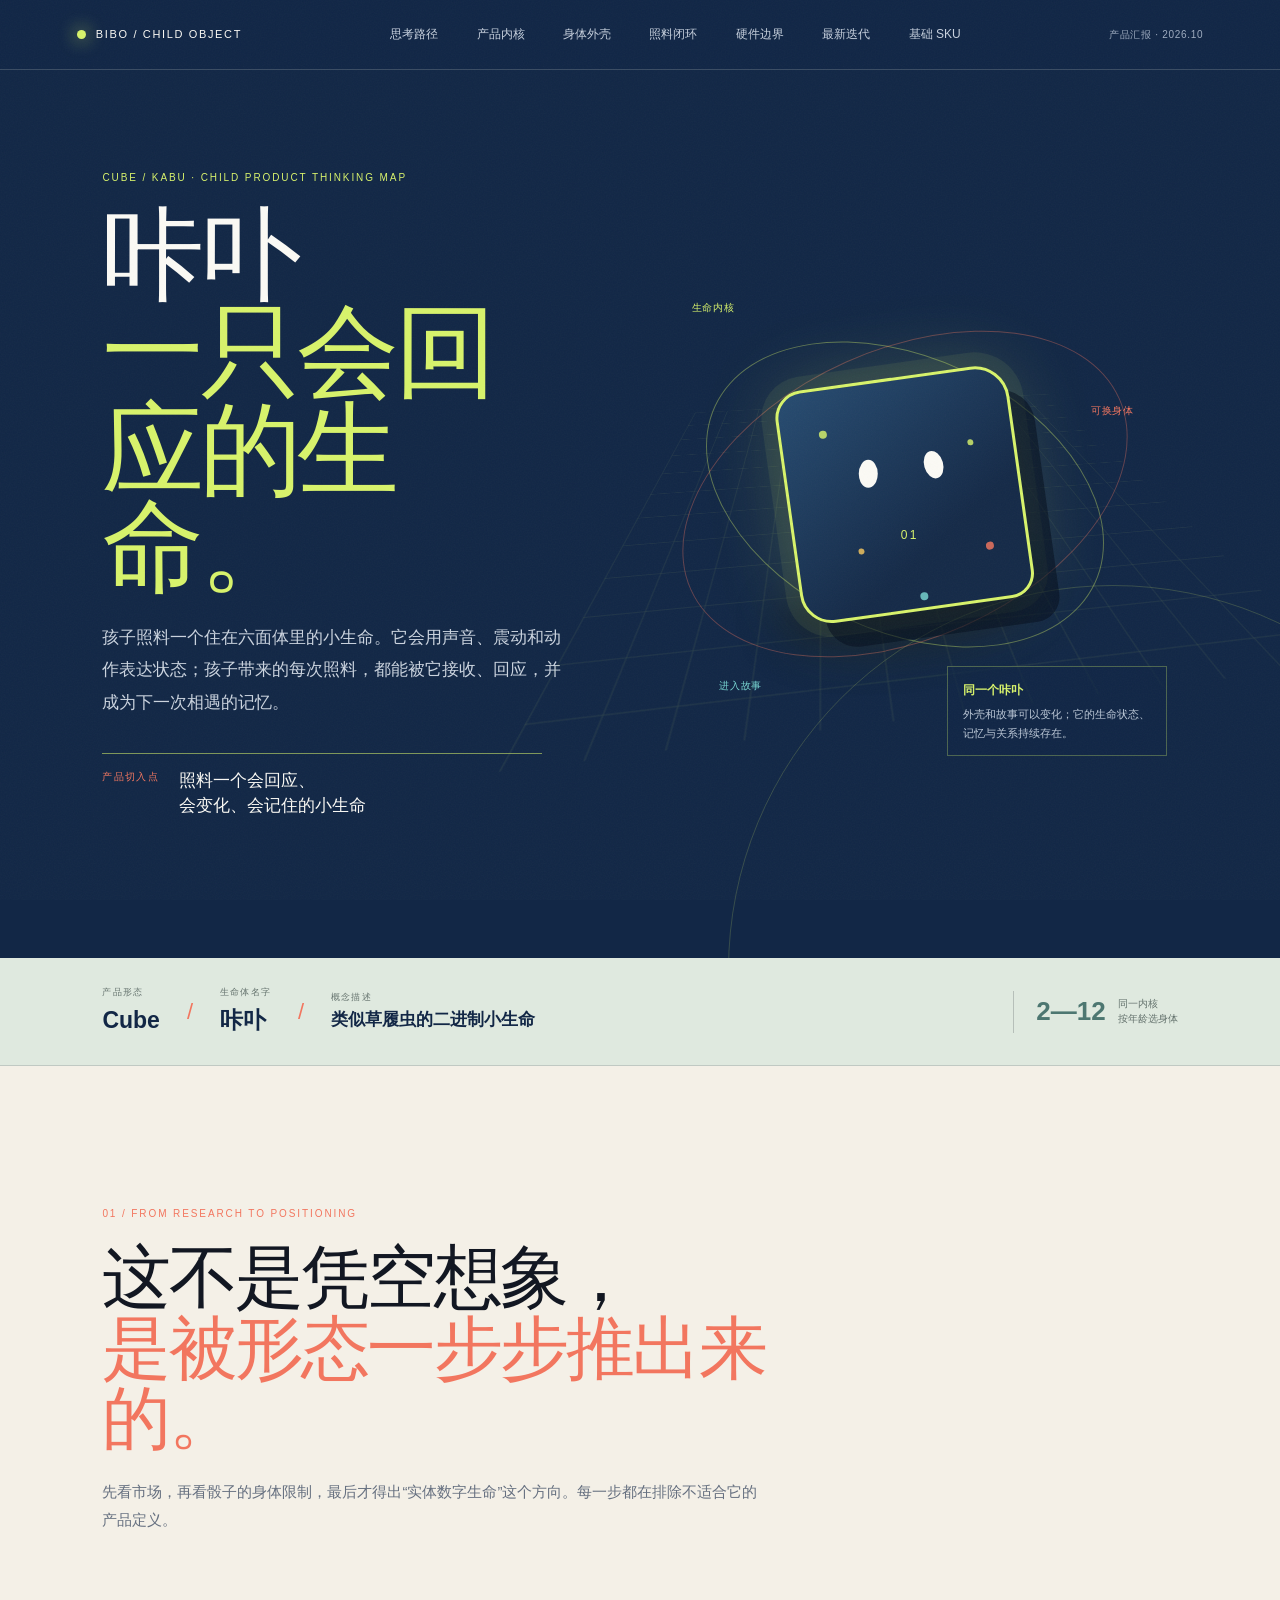
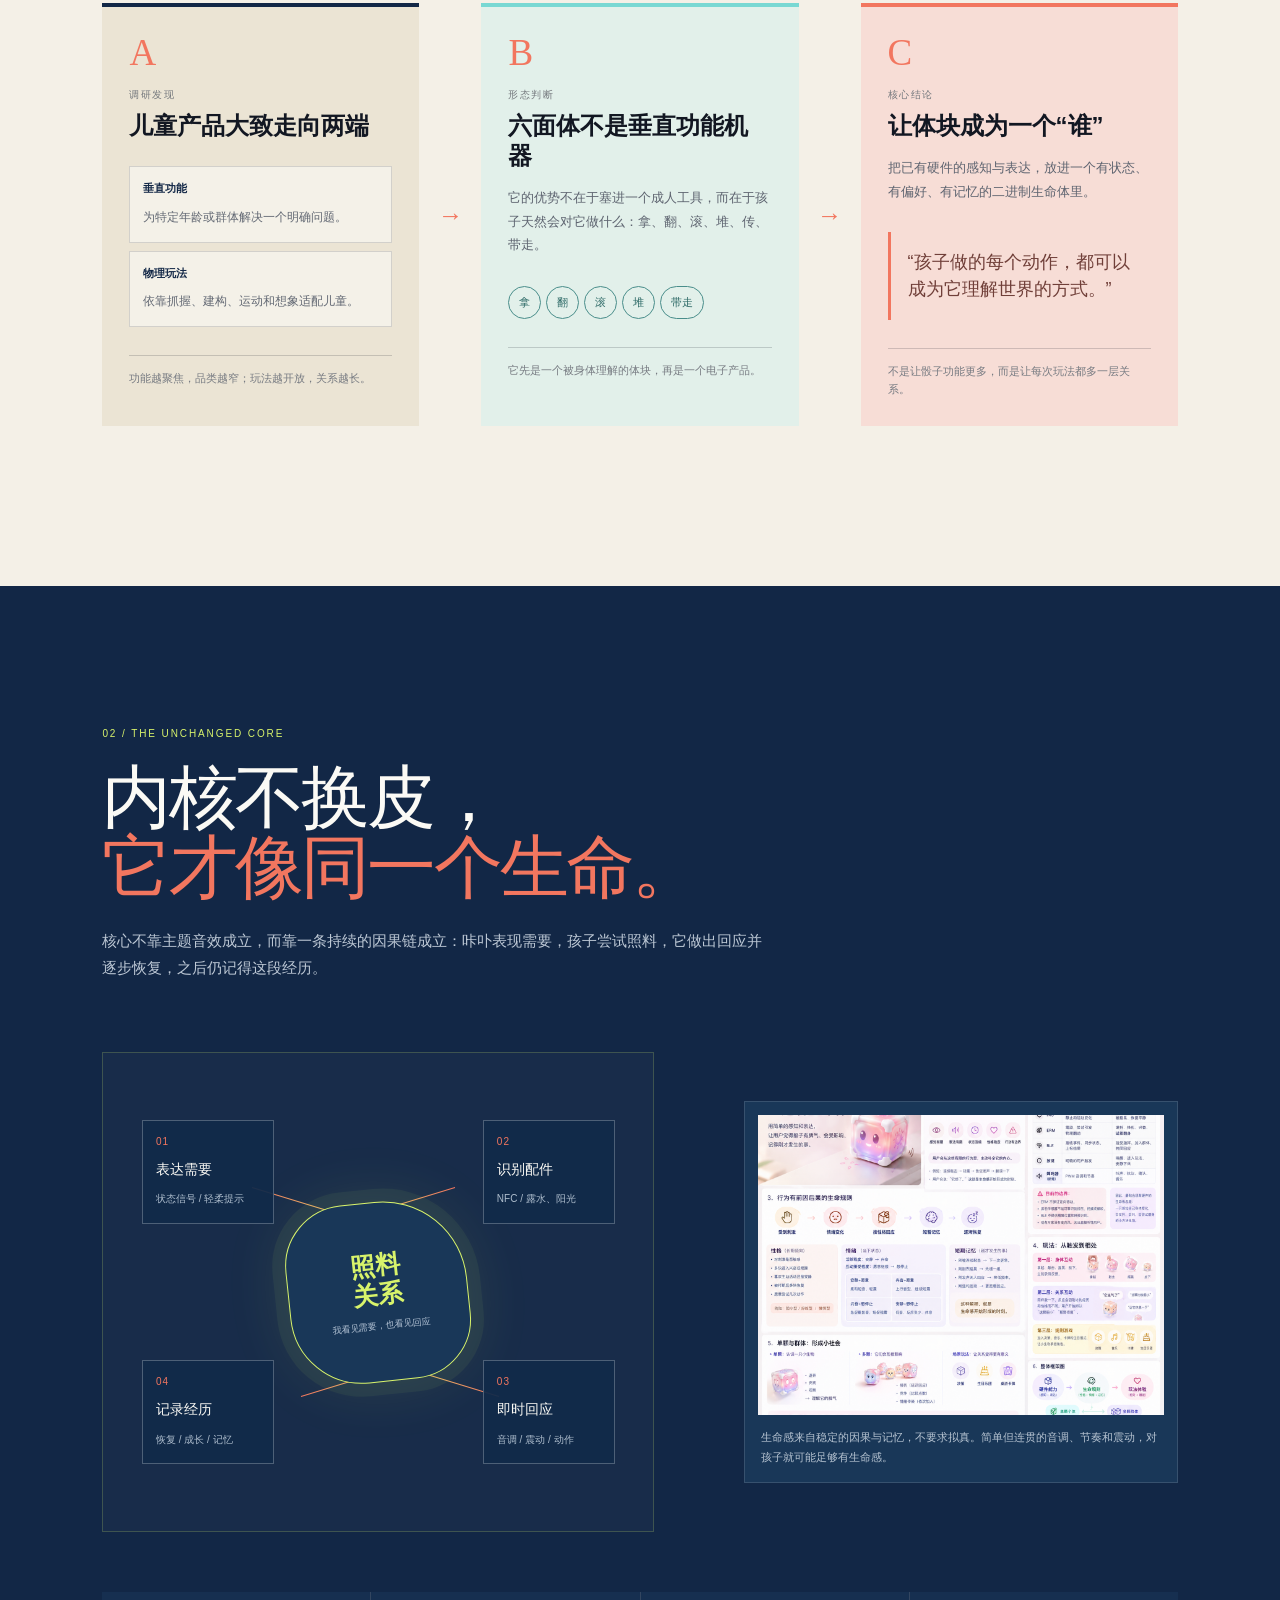
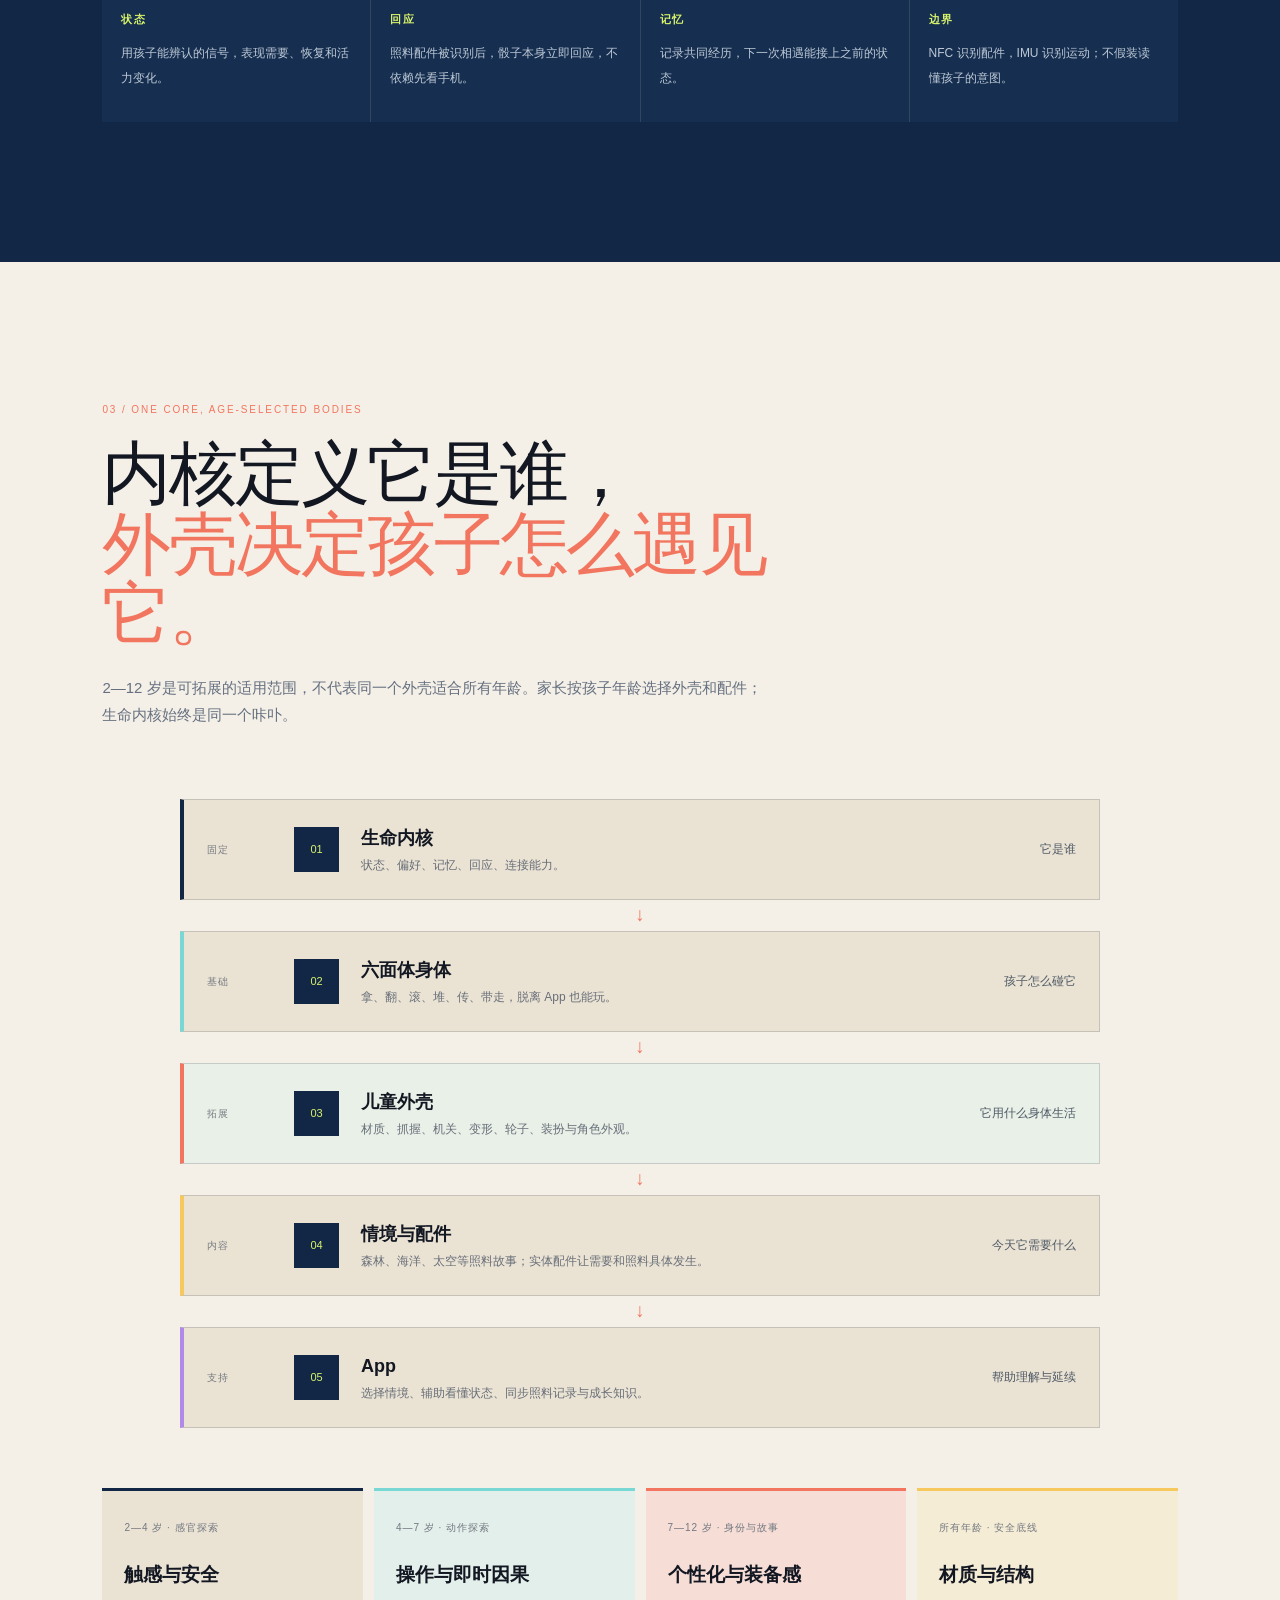
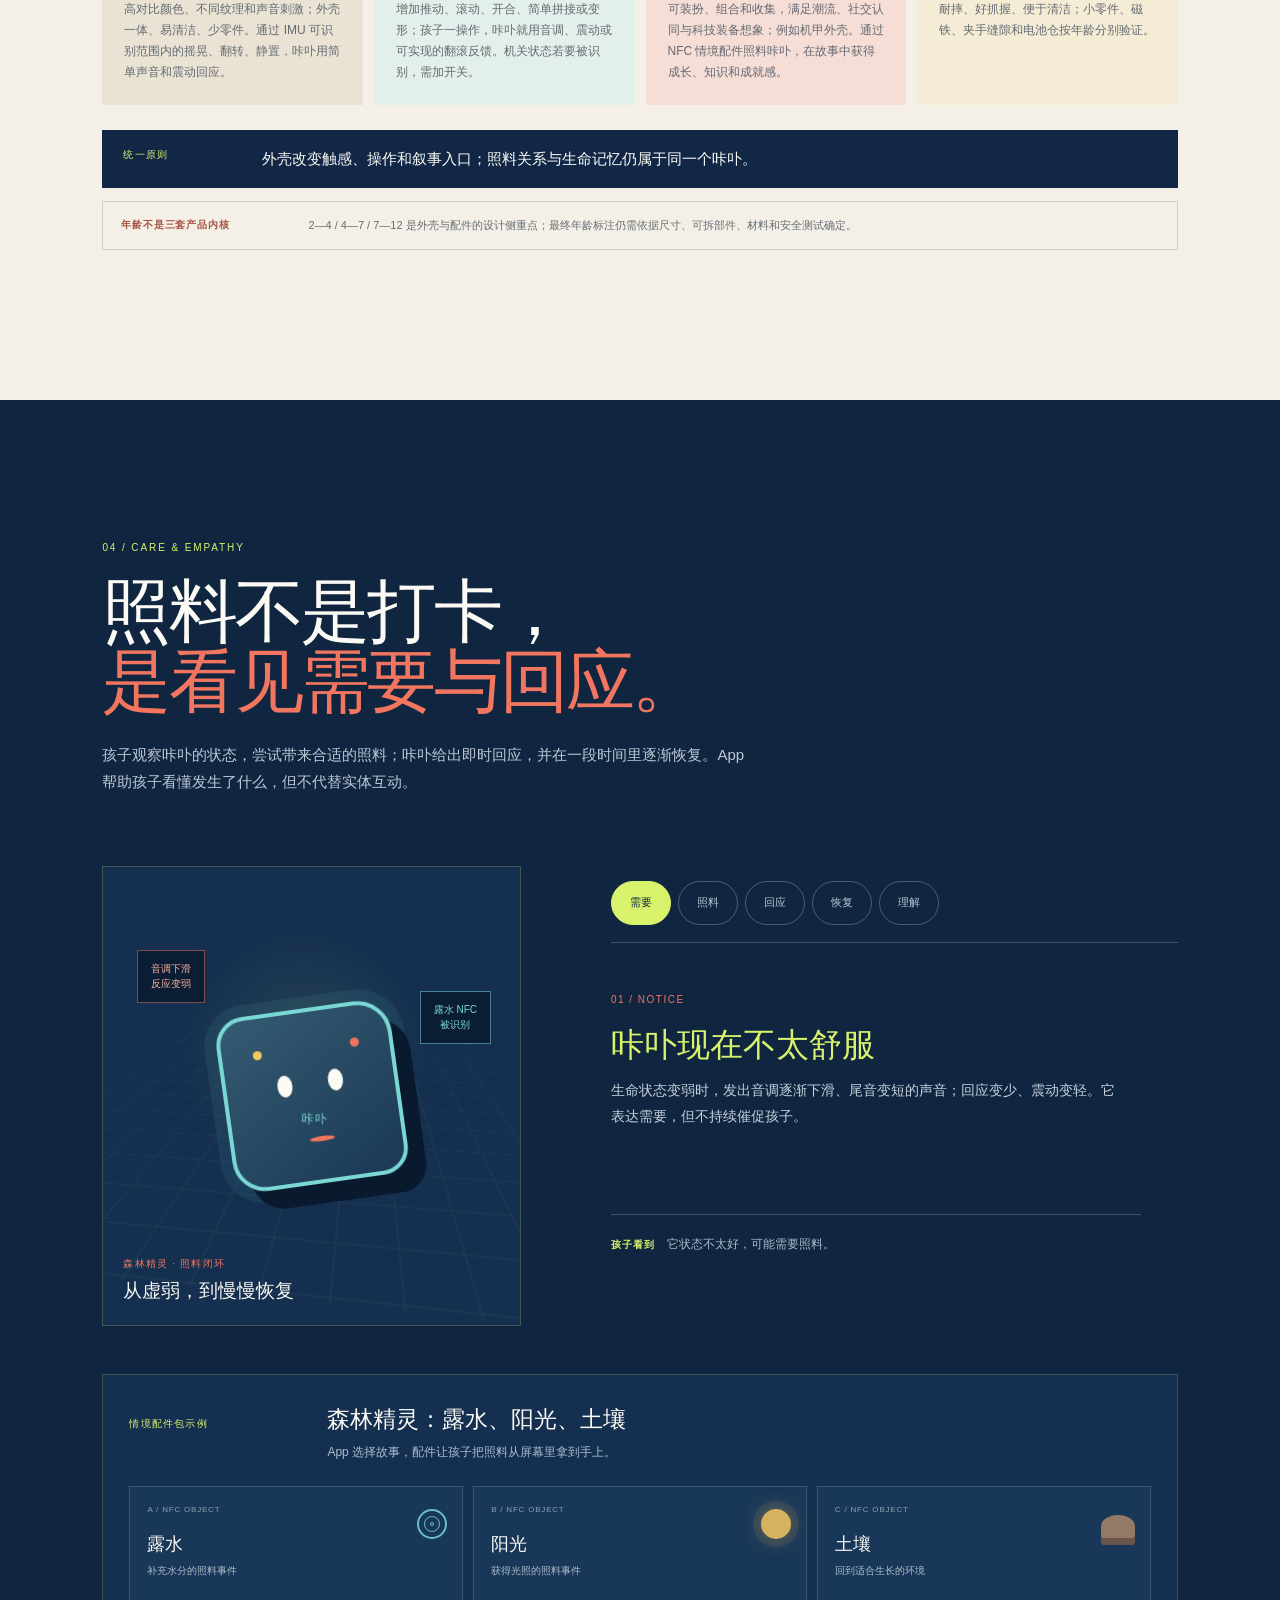
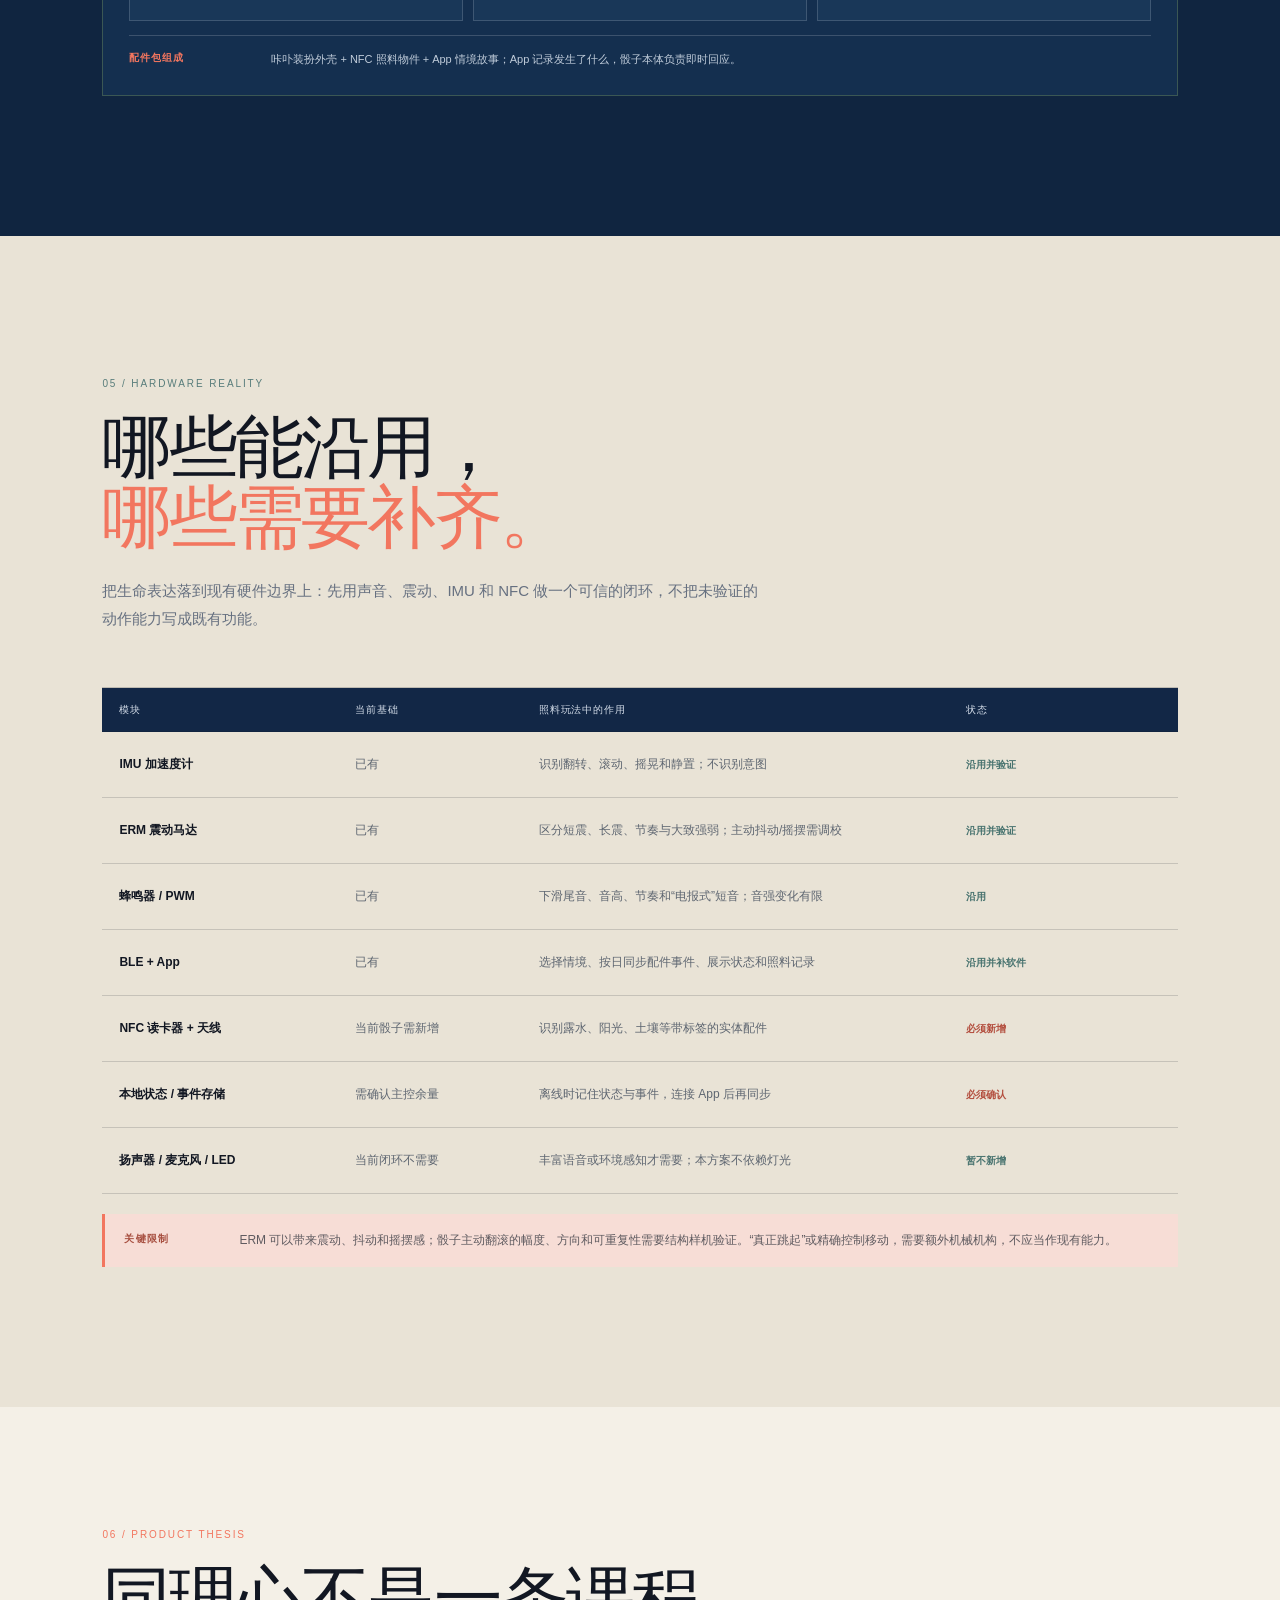
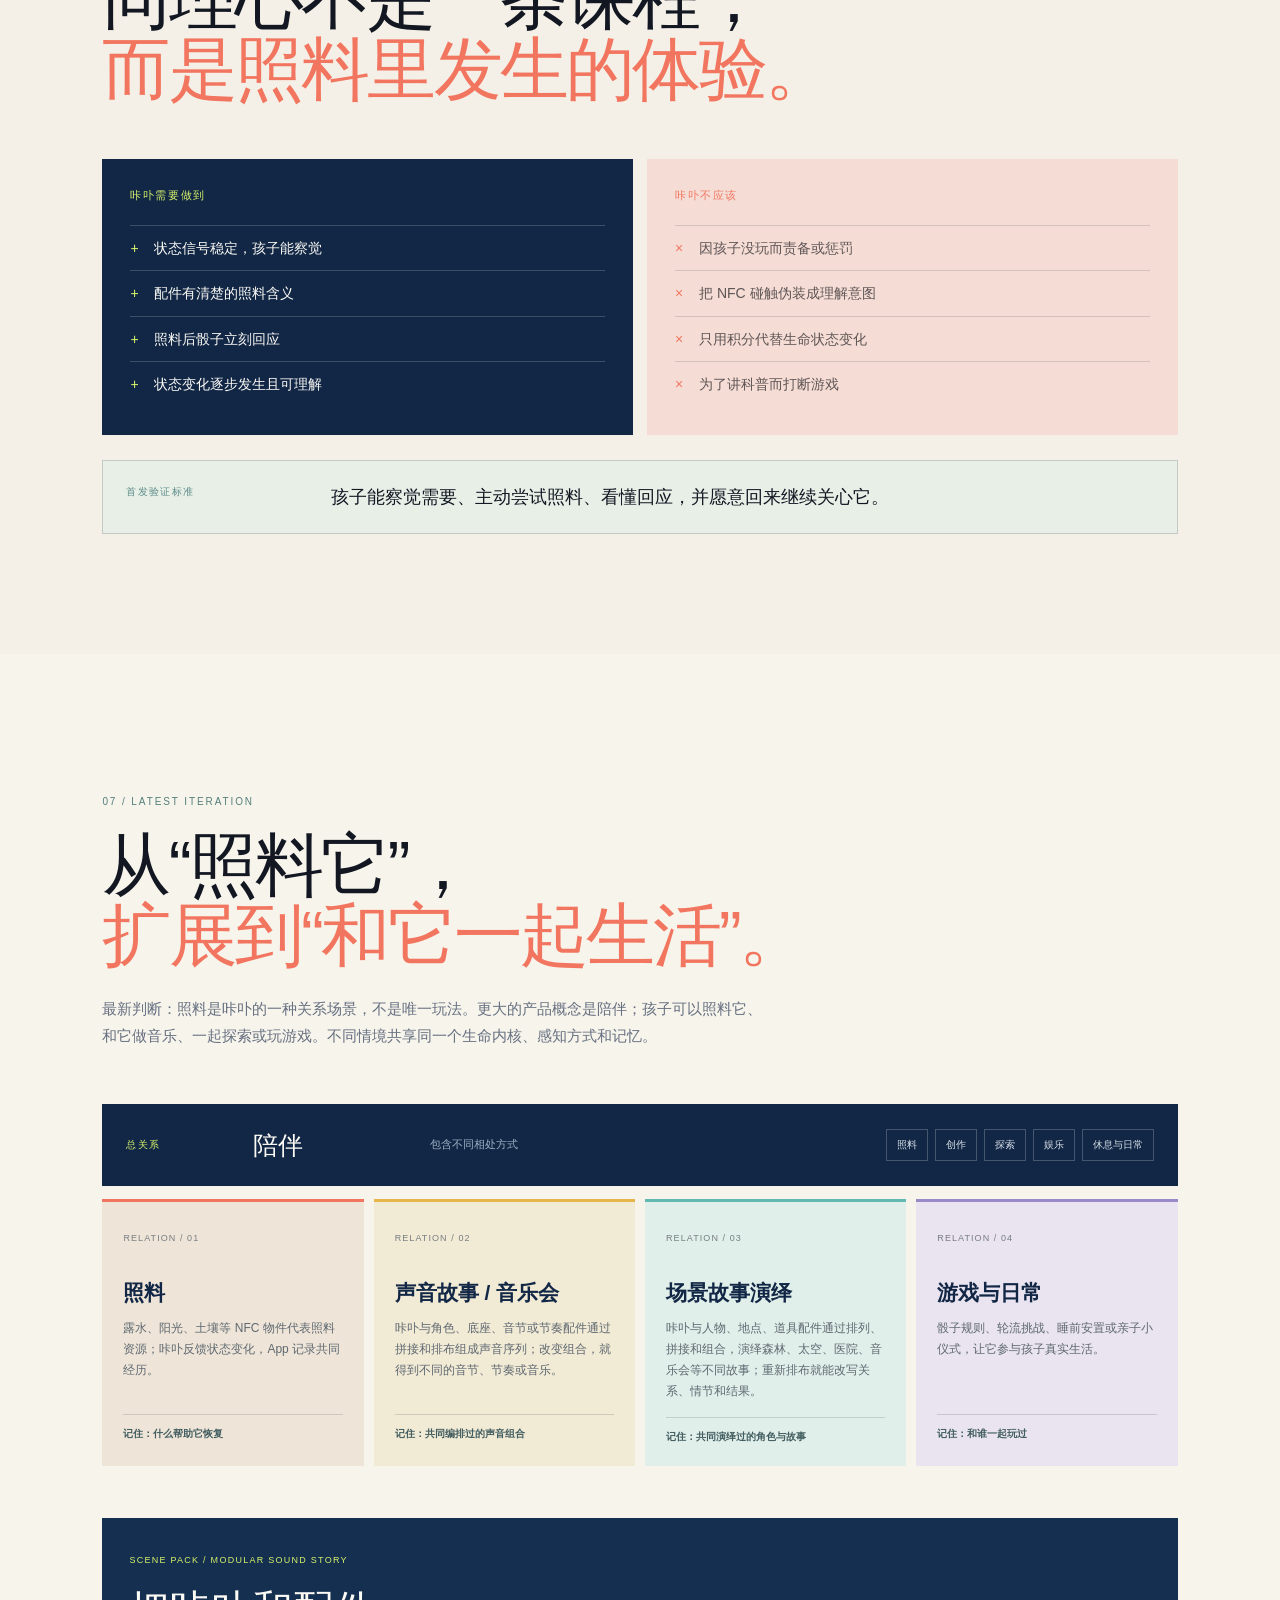
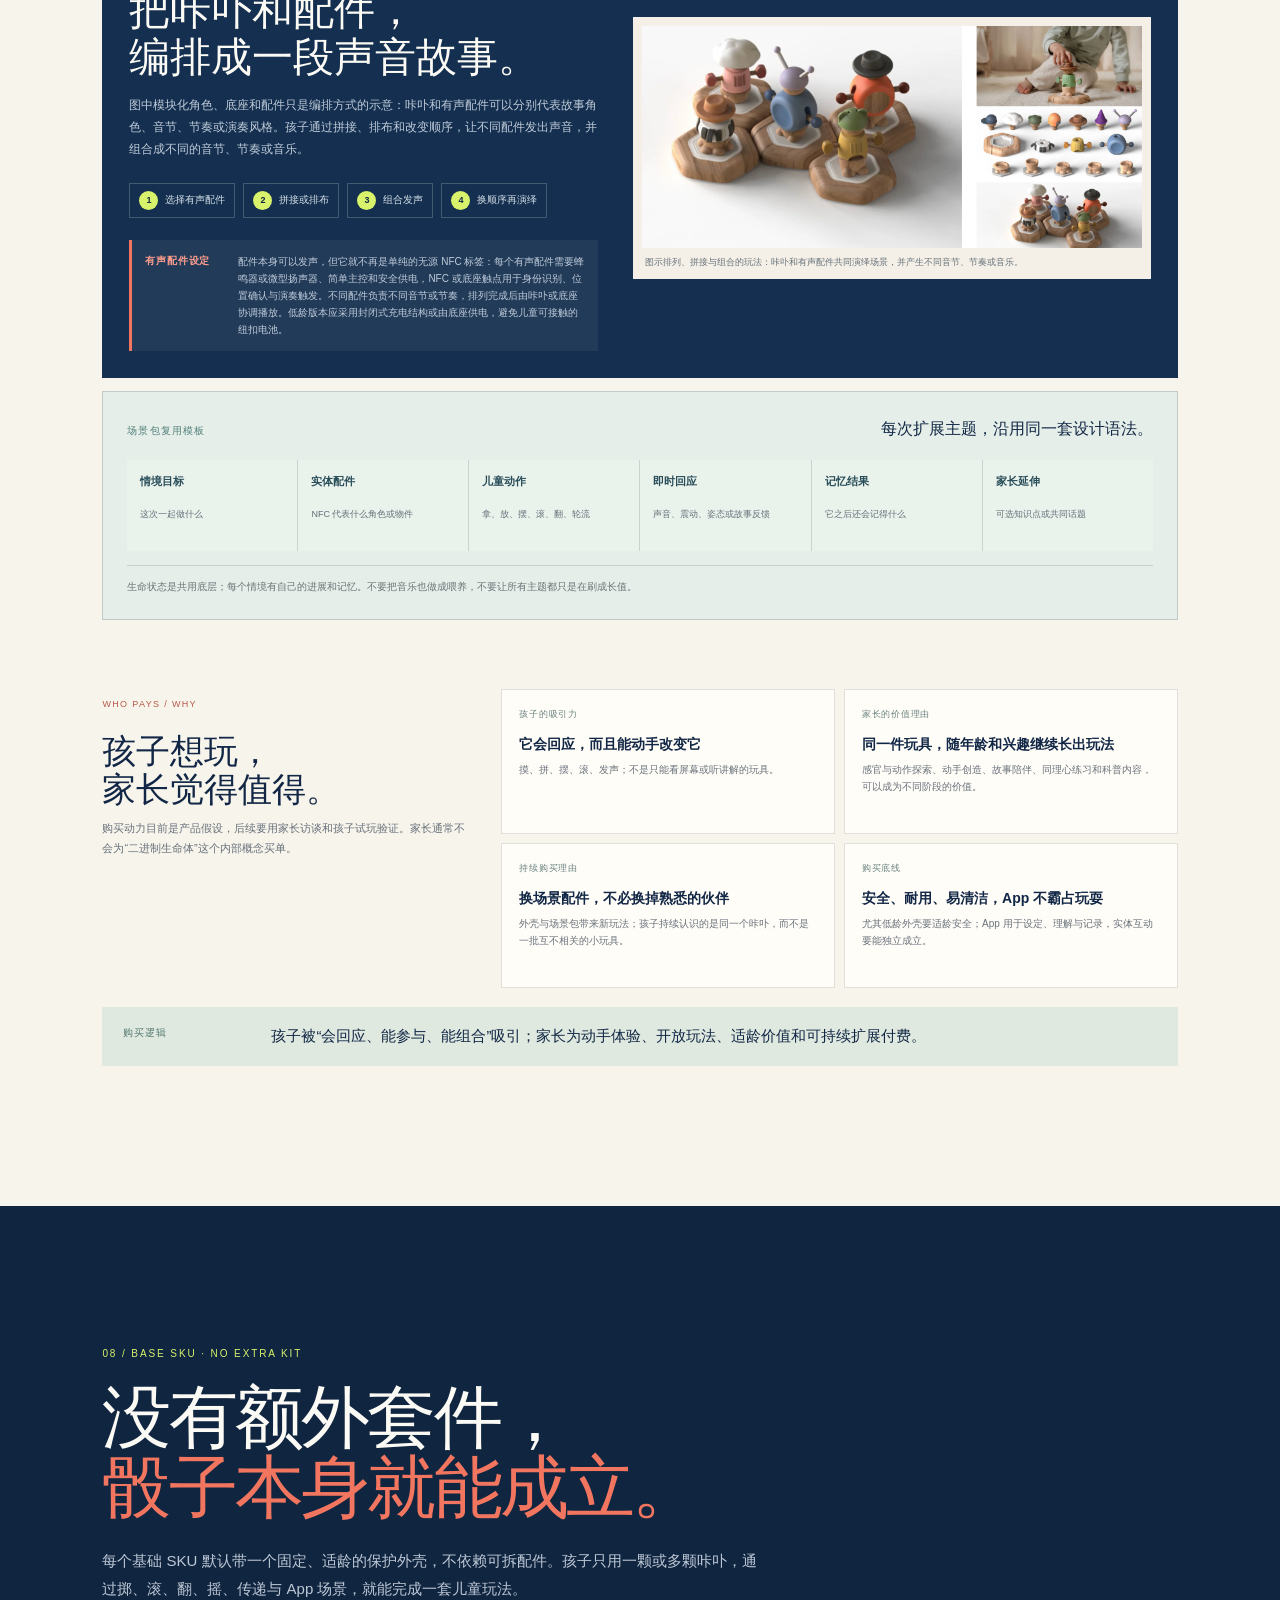
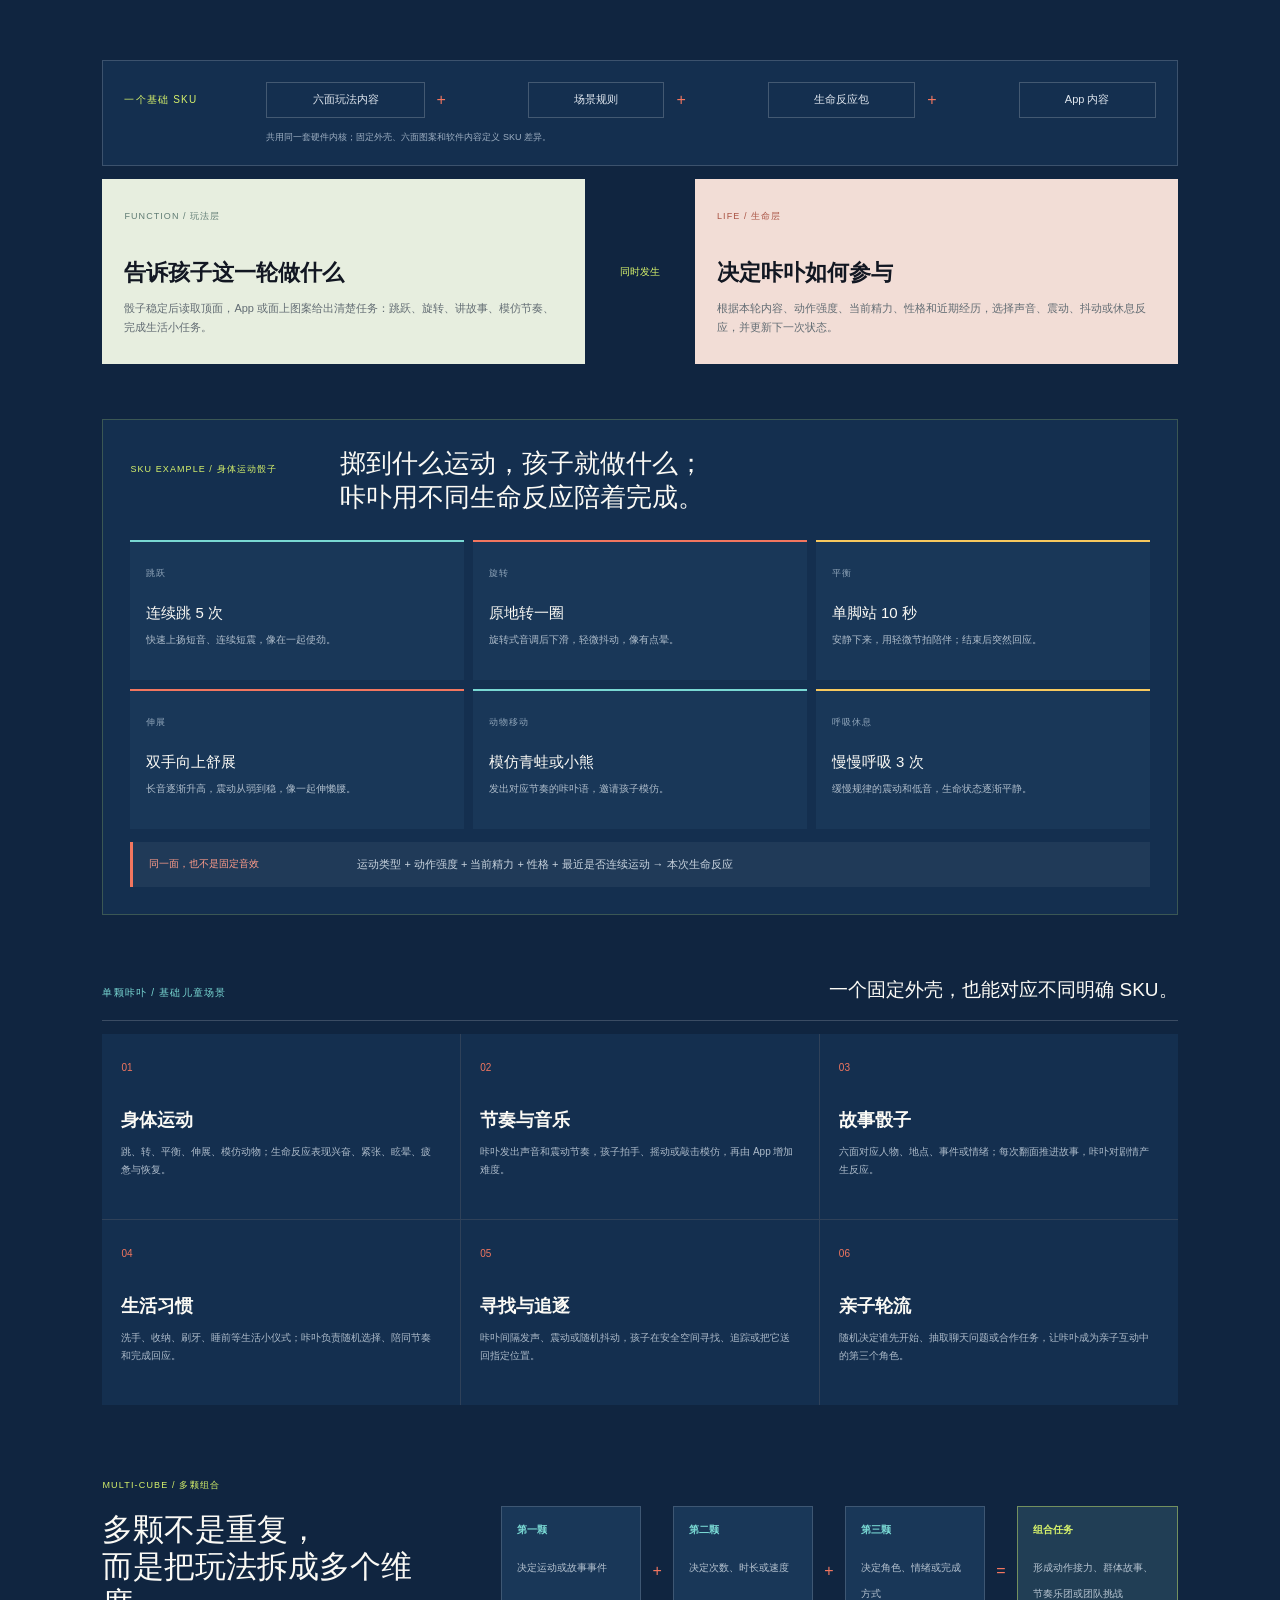
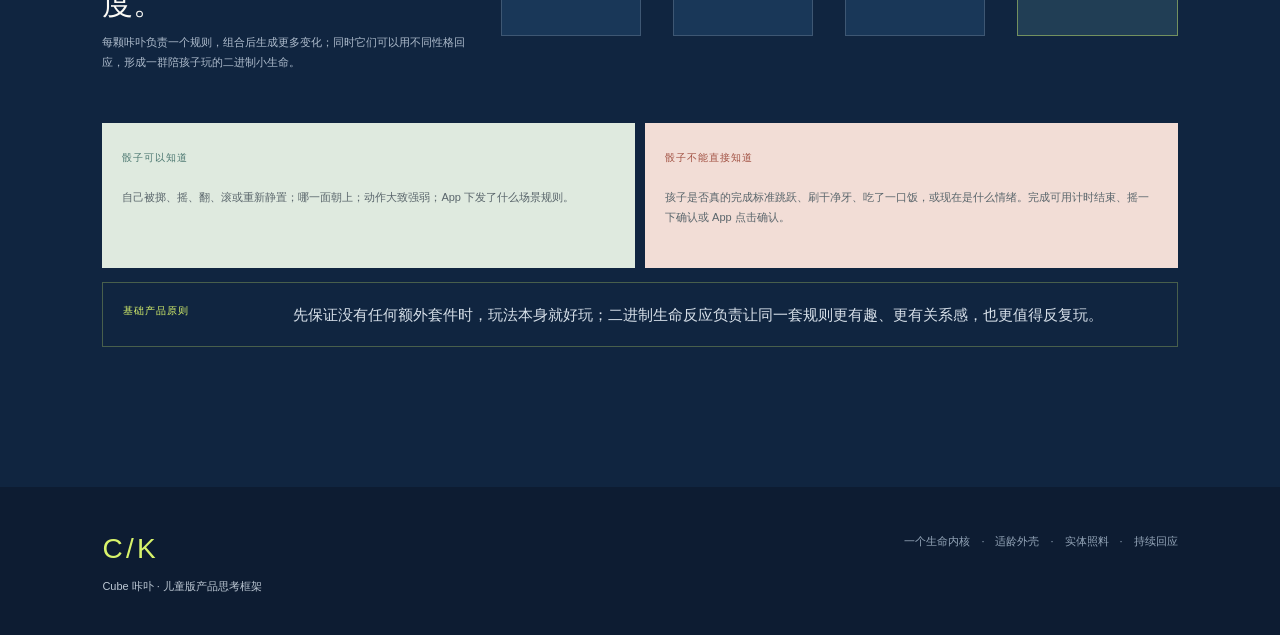
<file: product-thinking.html>
<!doctype html>
<html lang="zh-CN">
  <head>
    <meta charset="utf-8" />
    <meta name="viewport" content="width=device-width, initial-scale=1" />
    <meta name="description" content="Cube 咔卟：面向儿童的二进制生命体骰子，以照料体验连接实体探索与同理心" />
    <title>Cube 咔卟 / 儿童二进制生命体</title>
    <link rel="stylesheet" href="product-thinking.css" />
  </head>
  <body>
    <div class="paper-noise" aria-hidden="true"></div>
    <header class="masthead">
      <a class="brand" href="#top" aria-label="回到页面顶部"><span class="brand-dot"></span>BIBO / CHILD OBJECT</a>
      <nav aria-label="页面导航">
        <a href="#reasoning">思考路径</a>
        <a href="#core">产品内核</a>
        <a href="#body">身体外壳</a>
        <a href="#care">照料闭环</a>
        <a href="#hardware">硬件边界</a>
        <a href="#latest">最新迭代</a>
        <a href="#basic-sku">基础 SKU</a>
      </nav>
      <span class="edition">产品汇报 · 2026.10</span>
    </header>

    <main id="top">
      <section class="hero">
        <div class="hero-copy">
          <p class="overline">CUBE / KABU · CHILD PRODUCT THINKING MAP</p>
          <h1>咔卟<br /><em>一只会回应的生命。</em></h1>
          <p class="hero-lede">孩子照料一个住在六面体里的小生命。它会用声音、震动和动作表达状态；孩子带来的每次照料，都能被它接收、回应，并成为下一次相遇的记忆。</p>
          <div class="hero-thesis"><span>产品切入点</span><strong>照料一个会回应、<br />会变化、会记住的小生命</strong></div>
        </div>
        <div class="hero-stage" aria-label="二进制生命体与外壳的关系示意">
          <div class="stage-grid"></div>
          <div class="die-shadow"></div>
          <div class="die"><span class="die-eye eye-a"></span><span class="die-eye eye-b"></span><span class="die-mark">01</span></div>
          <div class="orbit orbit-one"></div><div class="orbit orbit-two"></div>
          <span class="stage-label label-core">生命内核</span>
          <span class="stage-label label-shell">可换身体</span>
          <span class="stage-label label-story">进入故事</span>
          <div class="stage-note"><b>同一个咔卟</b><span>外壳和故事可以变化；它的生命状态、记忆与关系持续存在。</span></div>
        </div>
      </section>

      <section class="identity-band" aria-label="产品名称与定位">
        <div class="identity-name"><span>产品形态</span><strong>Cube</strong></div>
        <div class="identity-divider">/</div>
        <div class="identity-name"><span>生命体名字</span><strong>咔卟</strong></div>
        <div class="identity-divider">/</div>
        <div class="identity-name identity-description"><span>概念描述</span><strong>类似草履虫的二进制小生命</strong></div>
        <div class="identity-age"><b>2—12</b><span>同一内核<br />按年龄选身体</span></div>
      </section>

      <section class="reasoning section" id="reasoning">
        <div class="section-intro">
          <p class="overline">01 / FROM RESEARCH TO POSITIONING</p>
          <h2>这不是凭空想象，<br /><em>是被形态一步步推出来的。</em></h2>
          <p>先看市场，再看骰子的身体限制，最后才得出“实体数字生命”这个方向。每一步都在排除不适合它的产品定义。</p>
        </div>
        <div class="reasoning-track">
          <article class="reason-card card-market"><span class="card-index">A</span><p class="card-kicker">调研发现</p><h3>儿童产品大致走向两端</h3><div class="split-ends"><div><b>垂直功能</b><span>为特定年龄或群体解决一个明确问题。</span></div><div><b>物理玩法</b><span>依靠抓握、建构、运动和想象适配儿童。</span></div></div><p class="card-foot">功能越聚焦，品类越窄；玩法越开放，关系越长。</p></article>
          <div class="track-arrow" aria-hidden="true">→</div>
          <article class="reason-card card-constraint"><span class="card-index">B</span><p class="card-kicker">形态判断</p><h3>六面体不是垂直功能机器</h3><p>它的优势不在于塞进一个成人工具，而在于孩子天然会对它做什么：拿、翻、滚、堆、传、带走。</p><div class="action-strip"><span>拿</span><span>翻</span><span>滚</span><span>堆</span><span>带走</span></div><p class="card-foot">它先是一个被身体理解的体块，再是一个电子产品。</p></article>
          <div class="track-arrow" aria-hidden="true">→</div>
          <article class="reason-card card-answer"><span class="card-index">C</span><p class="card-kicker">核心结论</p><h3>让体块成为一个“谁”</h3><p>把已有硬件的感知与表达，放进一个有状态、有偏好、有记忆的二进制生命体里。</p><div class="answer-quote">“孩子做的每个动作，都可以成为它理解世界的方式。”</div><p class="card-foot">不是让骰子功能更多，而是让每次玩法都多一层关系。</p></article>
        </div>
      </section>

      <section class="core section" id="core">
        <div class="section-intro inverse">
          <p class="overline">02 / THE UNCHANGED CORE</p>
          <h2>内核不换皮，<br /><em>它才像同一个生命。</em></h2>
          <p>核心不靠主题音效成立，而靠一条持续的因果链成立：咔卟表现需要，孩子尝试照料，它做出回应并逐步恢复，之后仍记得这段经历。</p>
        </div>
        <div class="core-layout">
          <div class="life-loop-large">
            <div class="loop-node node-stimulus"><span>01</span><b>表达需要</b><small>状态信号 / 轻柔提示</small></div>
            <div class="loop-node node-sense"><span>02</span><b>识别配件</b><small>NFC / 露水、阳光</small></div>
            <div class="loop-node node-response"><span>03</span><b>即时回应</b><small>音调 / 震动 / 动作</small></div>
            <div class="loop-node node-memory"><span>04</span><b>记录经历</b><small>恢复 / 成长 / 记忆</small></div>
            <div class="loop-center"><strong>照料<br />关系</strong><span>我看见需要，也看见回应</span></div>
            <i class="loop-line line-a"></i><i class="loop-line line-b"></i><i class="loop-line line-c"></i><i class="loop-line line-d"></i>
          </div>
          <div class="core-image-wrap"><img src="assets/binary-life.png" alt="二进制生命体概念图" /><p>生命感来自稳定的因果与记忆，不要求拟真。简单但连贯的音调、节奏和震动，对孩子就可能足够有生命感。</p></div>
        </div>
        <div class="core-principles"><div><b>状态</b><span>用孩子能辨认的信号，表现需要、恢复和活力变化。</span></div><div><b>回应</b><span>照料配件被识别后，骰子本身立即回应，不依赖先看手机。</span></div><div><b>记忆</b><span>记录共同经历，下一次相遇能接上之前的状态。</span></div><div><b>边界</b><span>NFC 识别配件，IMU 识别运动；不假装读懂孩子的意图。</span></div></div>
      </section>

      <section class="architecture section" id="body">
        <div class="section-intro">
          <p class="overline">03 / ONE CORE, AGE-SELECTED BODIES</p>
          <h2>内核定义它是谁，<br /><em>外壳决定孩子怎么遇见它。</em></h2>
          <p>2—12 岁是可拓展的适用范围，不代表同一个外壳适合所有年龄。家长按孩子年龄选择外壳和配件；生命内核始终是同一个咔卟。</p>
        </div>
        <div class="architecture-stack">
          <div class="arch-row arch-core"><span class="arch-tag">固定</span><div class="arch-icon">01</div><div><h3>生命内核</h3><p>状态、偏好、记忆、回应、连接能力。</p></div><strong>它是谁</strong></div>
          <div class="arch-connector">↓</div>
          <div class="arch-row arch-body"><span class="arch-tag">基础</span><div class="arch-icon">02</div><div><h3>六面体身体</h3><p>拿、翻、滚、堆、传、带走，脱离 App 也能玩。</p></div><strong>孩子怎么碰它</strong></div>
          <div class="arch-connector">↓</div>
          <div class="arch-row arch-shell"><span class="arch-tag">拓展</span><div class="arch-icon">03</div><div><h3>儿童外壳</h3><p>材质、抓握、机关、变形、轮子、装扮与角色外观。</p></div><strong>它用什么身体生活</strong></div>
          <div class="arch-connector">↓</div>
          <div class="arch-row arch-world"><span class="arch-tag">内容</span><div class="arch-icon">04</div><div><h3>情境与配件</h3><p>森林、海洋、太空等照料故事；实体配件让需要和照料具体发生。</p></div><strong>今天它需要什么</strong></div>
          <div class="arch-connector">↓</div>
          <div class="arch-row arch-app"><span class="arch-tag">支持</span><div class="arch-icon">05</div><div><h3>App</h3><p>选择情境、辅助看懂状态、同步照料记录与成长知识。</p></div><strong>帮助理解与延续</strong></div>
        </div>
        <div class="shell-grid">
          <article class="shell-card shell-safety"><span>2—4 岁 · 感官探索</span><h3>触感与安全</h3><p>高对比颜色、不同纹理和声音刺激；外壳一体、易清洁、少零件。通过 IMU 可识别范围内的摇晃、翻转、静置，咔卟用简单声音和震动回应。</p></article>
          <article class="shell-card shell-hand"><span>4—7 岁 · 动作探索</span><h3>操作与即时因果</h3><p>增加推动、滚动、开合、简单拼接或变形；孩子一操作，咔卟就用音调、震动或可实现的翻滚反馈。机关状态若要被识别，需加开关。</p></article>
          <article class="shell-card shell-story"><span>7—12 岁 · 身份与故事</span><h3>个性化与装备感</h3><p>可装扮、组合和收集，满足潮流、社交认同与科技装备想象；例如机甲外壳。通过 NFC 情境配件照料咔卟，在故事中获得成长、知识和成就感。</p></article>
          <article class="shell-card shell-mechanism"><span>所有年龄 · 安全底线</span><h3>材质与结构</h3><p>耐摔、好抓握、便于清洁；小零件、磁铁、夹手缝隙和电池仓按年龄分别验证。</p></article>
        </div>
        <div class="shell-rule"><span>统一原则</span><strong>外壳改变触感、操作和叙事入口；照料关系与生命记忆仍属于同一个咔卟。</strong></div>
        <div class="age-footnote"><b>年龄不是三套产品内核</b><span>2—4 / 4—7 / 7—12 是外壳与配件的设计侧重点；最终年龄标注仍需依据尺寸、可拆部件、材料和安全测试确定。</span></div>
      </section>

      <section class="case section" id="care">
        <div class="section-intro inverse">
          <p class="overline">04 / CARE & EMPATHY</p>
          <h2>照料不是打卡，<br /><em>是看见需要与回应。</em></h2>
          <p>孩子观察咔卟的状态，尝试带来合适的照料；咔卟给出即时回应，并在一段时间里逐渐恢复。App 帮助孩子看懂发生了什么，但不代替实体互动。</p>
        </div>
        <div class="case-shell">
          <div class="case-visual">
            <div class="care-cube"><i></i><i></i><span>咔卟</span><b></b></div>
            <div class="care-signal signal-low">音调下滑<br />反应变弱</div>
            <div class="care-signal signal-care">露水 NFC<br />被识别</div>
            <div class="care-caption"><span>森林精灵 · 照料闭环</span><strong>从虚弱，到慢慢恢复</strong></div>
          </div>
          <div class="case-details">
            <div class="case-tabs" role="tablist" aria-label="咔卟照料体验阶段">
              <button class="case-tab is-active" role="tab" aria-selected="true" data-step="0">需要</button>
              <button class="case-tab" role="tab" aria-selected="false" data-step="1">照料</button>
              <button class="case-tab" role="tab" aria-selected="false" data-step="2">回应</button>
              <button class="case-tab" role="tab" aria-selected="false" data-step="3">恢复</button>
              <button class="case-tab" role="tab" aria-selected="false" data-step="4">理解</button>
            </div>
            <div class="case-panel is-active" data-panel="0"><span class="panel-kicker">01 / NOTICE</span><h3>咔卟现在不太舒服</h3><p>生命状态变弱时，发出音调逐渐下滑、尾音变短的声音；回应变少、震动变轻。它表达需要，但不持续催促孩子。</p><div class="panel-data"><b>孩子看到</b><span>它状态不太好，可能需要照料。</span></div></div>
            <div class="case-panel" data-panel="1"><span class="panel-kicker">02 / OFFER CARE</span><h3>孩子带来露水</h3><p>孩子把露水 NFC 物件靠近骰子的指定感应区。NFC 识别的是“露水配件到了”，不是孩子的情绪或照料意图。</p><div class="panel-data"><b>关键设计</b><span>将配件靠近感应区，成为清楚、可重复的实体动作。</span></div></div>
            <div class="case-panel" data-panel="2"><span class="panel-kicker">03 / RESPOND</span><h3>它让孩子知道“收到了”</h3><p>咔卟立即发出对应的短音与震动。比如露水是舒缓的节奏；阳光可以是上扬音调；土壤可以是稳定、低频的震动。现有蜂鸣器更适合改变音高、节奏和停顿，音强变化范围有限。</p><div class="panel-data"><b>硬件表达</b><span>蜂鸣器音调 / 节奏 + ERM 大致震动强弱；不依赖灯光。</span></div></div>
            <div class="case-panel" data-panel="3"><span class="panel-kicker">04 / RECOVER</span><h3>照料有效，但不是瞬间满格</h3><p>状态从“收到照料”进入“正在恢复”，再逐渐变得稳定、有活力。骰子的反馈也随状态变化，而不是碰一下就立即变强壮。</p><div class="panel-data"><b>避免</b><span>不因孩子没玩而惩罚、退化或死亡。</span></div></div>
            <div class="case-panel" data-panel="4"><span class="panel-kicker">05 / UNDERSTAND</span><h3>App 帮孩子看懂变化</h3><p>App 按日记录露水被识别和恢复过程，配一条与故事相关的简短知识。重点是理解“水分帮助它恢复”，不是做题或领成长积分。</p><div class="panel-data"><b>同理心路径</b><span>注意信号 → 理解需要 → 尝试回应 → 观察结果。</span></div></div>
          </div>
        </div>
        <div class="care-recipe">
          <div class="recipe-heading"><span>情境配件包示例</span><h3>森林精灵：露水、阳光、土壤</h3><p>App 选择故事，配件让孩子把照料从屏幕里拿到手上。</p></div>
          <div class="recipe-items">
            <article><span class="recipe-code">A / NFC OBJECT</span><b>露水</b><small>补充水分的照料事件</small><i class="dew-ripple"></i></article>
            <article><span class="recipe-code">B / NFC OBJECT</span><b>阳光</b><small>获得光照的照料事件</small><i class="sun-mark"></i></article>
            <article><span class="recipe-code">C / NFC OBJECT</span><b>土壤</b><small>回到适合生长的环境</small><i class="soil-mark"></i></article>
          </div>
          <div class="recipe-result"><b>配件包组成</b><span>咔卟装扮外壳 + NFC 照料物件 + App 情境故事；App 记录发生了什么，骰子本体负责即时回应。</span></div>
        </div>
      </section>

      <section class="hardware section" id="hardware">
        <div class="section-intro">
          <p class="overline">05 / HARDWARE REALITY</p>
          <h2>哪些能沿用，<br /><em>哪些需要补齐。</em></h2>
          <p>把生命表达落到现有硬件边界上：先用声音、震动、IMU 和 NFC 做一个可信的闭环，不把未验证的动作能力写成既有功能。</p>
        </div>
        <div class="hardware-table">
          <div class="hardware-row hardware-head"><span>模块</span><span>当前基础</span><span>照料玩法中的作用</span><span>状态</span></div>
          <div class="hardware-row"><span>IMU 加速度计</span><span>已有</span><span>识别翻转、滚动、摇晃和静置；不识别意图</span><b>沿用并验证</b></div>
          <div class="hardware-row"><span>ERM 震动马达</span><span>已有</span><span>区分短震、长震、节奏与大致强弱；主动抖动/摇摆需调校</span><b>沿用并验证</b></div>
          <div class="hardware-row"><span>蜂鸣器 / PWM</span><span>已有</span><span>下滑尾音、音高、节奏和“电报式”短音；音强变化有限</span><b>沿用</b></div>
          <div class="hardware-row"><span>BLE + App</span><span>已有</span><span>选择情境、按日同步配件事件、展示状态和照料记录</span><b>沿用并补软件</b></div>
          <div class="hardware-row"><span>NFC 读卡器 + 天线</span><span>当前骰子需新增</span><span>识别露水、阳光、土壤等带标签的实体配件</span><b class="needs">必须新增</b></div>
          <div class="hardware-row"><span>本地状态 / 事件存储</span><span>需确认主控余量</span><span>离线时记住状态与事件，连接 App 后再同步</span><b class="needs">必须确认</b></div>
          <div class="hardware-row"><span>扬声器 / 麦克风 / LED</span><span>当前闭环不需要</span><span>丰富语音或环境感知才需要；本方案不依赖灯光</span><b>暂不新增</b></div>
        </div>
        <div class="hardware-note"><b>关键限制</b><span>ERM 可以带来震动、抖动和摇摆感；骰子主动翻滚的幅度、方向和可重复性需要结构样机验证。“真正跳起”或精确控制移动，需要额外机械机构，不应当作现有能力。</span></div>
      </section>

      <section class="boundary section">
        <div class="boundary-head"><p class="overline">06 / PRODUCT THESIS</p><h2>同理心不是一条课程，<br /><em>而是照料里发生的体验。</em></h2></div>
        <div class="boundary-grid"><div class="boundary-yes"><span>咔卟需要做到</span><ul><li>状态信号稳定，孩子能察觉</li><li>配件有清楚的照料含义</li><li>照料后骰子立刻回应</li><li>状态变化逐步发生且可理解</li></ul></div><div class="boundary-no"><span>咔卟不应该</span><ul><li>因孩子没玩而责备或惩罚</li><li>把 NFC 碰触伪装成理解意图</li><li>只用积分代替生命状态变化</li><li>为了讲科普而打断游戏</li></ul></div></div>
        <div class="final-thesis"><span>首发验证标准</span><strong>孩子能察觉需要、主动尝试照料、看懂回应，并愿意回来继续关心它。</strong></div>
      </section>

      <section class="latest section" id="latest">
        <div class="section-intro">
          <p class="overline">07 / LATEST ITERATION</p>
          <h2>从“照料它”，<br /><em>扩展到“和它一起生活”。</em></h2>
          <p>最新判断：照料是咔卟的一种关系场景，不是唯一玩法。更大的产品概念是陪伴；孩子可以照料它、和它做音乐、一起探索或玩游戏。不同情境共享同一个生命内核、感知方式和记忆。</p>
        </div>

        <div class="companion-thesis">
          <span>总关系</span><strong>陪伴</strong>
          <i>包含不同相处方式</i>
          <div class="companion-modes"><b>照料</b><b>创作</b><b>探索</b><b>娱乐</b><b>休息与日常</b></div>
        </div>

        <div class="scenario-grid">
          <article class="scenario-card scenario-care"><span>RELATION / 01</span><h3>照料</h3><p>露水、阳光、土壤等 NFC 物件代表照料资源；咔卟反馈状态变化，App 记录共同经历。</p><b>记住：什么帮助它恢复</b></article>
          <article class="scenario-card scenario-music"><span>RELATION / 02</span><h3>声音故事 / 音乐会</h3><p>咔卟与角色、底座、音节或节奏配件通过拼接和排布组成声音序列；改变组合，就得到不同的音节、节奏或音乐。</p><b>记住：共同编排过的声音组合</b></article>
          <article class="scenario-card scenario-explore"><span>RELATION / 03</span><h3>场景故事演绎</h3><p>咔卟与人物、地点、道具配件通过排列、拼接和组合，演绎森林、太空、医院、音乐会等不同故事；重新排布就能改写关系、情节和结果。</p><b>记住：共同演绎过的角色与故事</b></article>
          <article class="scenario-card scenario-play"><span>RELATION / 04</span><h3>游戏与日常</h3><p>骰子规则、轮流挑战、睡前安置或亲子小仪式，让它参与孩子真实生活。</p><b>记住：和谁一起玩过</b></article>
        </div>

        <div class="orchestra-feature">
          <div class="orchestra-copy">
            <span class="feature-kicker">SCENE PACK / MODULAR SOUND STORY</span>
            <h3>把咔卟和配件，<br />编排成一段声音故事。</h3>
            <p>图中模块化角色、底座和配件只是编排方式的示意：咔卟和有声配件可以分别代表故事角色、音节、节奏或演奏风格。孩子通过拼接、排布和改变顺序，让不同配件发出声音，并组合成不同的音节、节奏或音乐。</p>
            <div class="orchestra-steps"><span><b>1</b>选择有声配件</span><span><b>2</b>拼接或排布</span><span><b>3</b>组合发声</span><span><b>4</b>换顺序再演绎</span></div>
            <div class="tech-boundary"><b>有声配件设定</b><span>配件本身可以发声，但它就不再是单纯的无源 NFC 标签：每个有声配件需要蜂鸣器或微型扬声器、简单主控和安全供电，NFC 或底座触点用于身份识别、位置确认与演奏触发。不同配件负责不同音节或节奏，排列完成后由咔卟或底座协调播放。低龄版本应采用封闭式充电结构或由底座供电，避免儿童可接触的纽扣电池。</span></div>
          </div>
          <figure class="orchestra-image"><img src="assets/kabu-modular-orchestra.png" alt="咔卟和有声配件通过排列组合演绎不同场景与声音故事的示意图" /><figcaption>图示排列、拼接与组合的玩法：咔卟和有声配件共同演绎场景，并产生不同音节、节奏或音乐。</figcaption></figure>
        </div>

        <div class="pack-template">
          <div><span>场景包复用模板</span><strong>每次扩展主题，沿用同一套设计语法。</strong></div>
          <ol><li><b>情境目标</b><small>这次一起做什么</small></li><li><b>实体配件</b><small>NFC 代表什么角色或物件</small></li><li><b>儿童动作</b><small>拿、放、摆、滚、翻、轮流</small></li><li><b>即时回应</b><small>声音、震动、姿态或故事反馈</small></li><li><b>记忆结果</b><small>它之后还会记得什么</small></li><li><b>家长延伸</b><small>可选知识点或共同话题</small></li></ol>
          <p>生命状态是共用底层；每个情境有自己的进展和记忆。不要把音乐也做成喂养，不要让所有主题都只是在刷成长值。</p>
        </div>

        <div class="purchase-section">
          <div class="purchase-heading"><span>WHO PAYS / WHY</span><h3>孩子想玩，<br />家长觉得值得。</h3><p>购买动力目前是产品假设，后续要用家长访谈和孩子试玩验证。家长通常不会为“二进制生命体”这个内部概念买单。</p></div>
          <div class="purchase-layers">
            <article><span>孩子的吸引力</span><b>它会回应，而且能动手改变它</b><p>摸、拼、摆、滚、发声；不是只能看屏幕或听讲解的玩具。</p></article>
            <article><span>家长的价值理由</span><b>同一件玩具，随年龄和兴趣继续长出玩法</b><p>感官与动作探索、动手创造、故事陪伴、同理心练习和科普内容，可以成为不同阶段的价值。</p></article>
            <article><span>持续购买理由</span><b>换场景配件，不必换掉熟悉的伙伴</b><p>外壳与场景包带来新玩法；孩子持续认识的是同一个咔卟，而不是一批互不相关的小玩具。</p></article>
            <article><span>购买底线</span><b>安全、耐用、易清洁，App 不霸占玩耍</b><p>尤其低龄外壳要适龄安全；App 用于设定、理解与记录，实体互动要能独立成立。</p></article>
          </div>
        </div>
        <div class="purchase-summary"><span>购买逻辑</span><strong>孩子被“会回应、能参与、能组合”吸引；家长为动手体验、开放玩法、适龄价值和可持续扩展付费。</strong></div>
      </section>

      <section class="basic-sku section" id="basic-sku">
        <div class="section-intro inverse">
          <p class="overline">08 / BASE SKU · NO EXTRA KIT</p>
          <h2>没有额外套件，<br /><em>骰子本身就能成立。</em></h2>
          <p>每个基础 SKU 默认带一个固定、适龄的保护外壳，不依赖可拆配件。孩子只用一颗或多颗咔卟，通过掷、滚、翻、摇、传递与 App 场景，就能完成一套儿童玩法。</p>
        </div>

        <div class="sku-formula">
          <span>一个基础 SKU</span>
          <strong>六面玩法内容</strong><i>+</i><strong>场景规则</strong><i>+</i><strong>生命反应包</strong><i>+</i><strong>App 内容</strong>
          <small>共用同一套硬件内核；固定外壳、六面图案和软件内容定义 SKU 差异。</small>
        </div>

        <div class="dual-engine">
          <article class="engine-play"><span>FUNCTION / 玩法层</span><h3>告诉孩子这一轮做什么</h3><p>骰子稳定后读取顶面，App 或面上图案给出清楚任务：跳跃、旋转、讲故事、模仿节奏、完成生活小任务。</p></article>
          <div class="engine-link">同时发生</div>
          <article class="engine-life"><span>LIFE / 生命层</span><h3>决定咔卟如何参与</h3><p>根据本轮内容、动作强度、当前精力、性格和近期经历，选择声音、震动、抖动或休息反应，并更新下一次状态。</p></article>
        </div>

        <div class="movement-example">
          <div class="movement-heading"><span>SKU EXAMPLE / 身体运动骰子</span><h3>掷到什么运动，孩子就做什么；<br />咔卟用不同生命反应陪着完成。</h3></div>
          <div class="movement-grid">
            <article><span>跳跃</span><b>连续跳 5 次</b><p>快速上扬短音、连续短震，像在一起使劲。</p></article>
            <article><span>旋转</span><b>原地转一圈</b><p>旋转式音调后下滑，轻微抖动，像有点晕。</p></article>
            <article><span>平衡</span><b>单脚站 10 秒</b><p>安静下来，用轻微节拍陪伴；结束后突然回应。</p></article>
            <article><span>伸展</span><b>双手向上舒展</b><p>长音逐渐升高，震动从弱到稳，像一起伸懒腰。</p></article>
            <article><span>动物移动</span><b>模仿青蛙或小熊</b><p>发出对应节奏的咔卟语，邀请孩子模仿。</p></article>
            <article><span>呼吸休息</span><b>慢慢呼吸 3 次</b><p>缓慢规律的震动和低音，生命状态逐渐平静。</p></article>
          </div>
          <div class="state-variation"><span>同一面，也不是固定音效</span><strong>运动类型 + 动作强度 + 当前精力 + 性格 + 最近是否连续运动 → 本次生命反应</strong></div>
        </div>

        <div class="base-scenes">
          <div class="base-scenes-heading"><span>单颗咔卟 / 基础儿童场景</span><h3>一个固定外壳，也能对应不同明确 SKU。</h3></div>
          <div class="base-scenes-grid">
            <article><span>01</span><h4>身体运动</h4><p>跳、转、平衡、伸展、模仿动物；生命反应表现兴奋、紧张、眩晕、疲惫与恢复。</p></article>
            <article><span>02</span><h4>节奏与音乐</h4><p>咔卟发出声音和震动节奏，孩子拍手、摇动或敲击模仿，再由 App 增加难度。</p></article>
            <article><span>03</span><h4>故事骰子</h4><p>六面对应人物、地点、事件或情绪；每次翻面推进故事，咔卟对剧情产生反应。</p></article>
            <article><span>04</span><h4>生活习惯</h4><p>洗手、收纳、刷牙、睡前等生活小仪式；咔卟负责随机选择、陪同节奏和完成回应。</p></article>
            <article><span>05</span><h4>寻找与追逐</h4><p>咔卟间隔发声、震动或随机抖动，孩子在安全空间寻找、追踪或把它送回指定位置。</p></article>
            <article><span>06</span><h4>亲子轮流</h4><p>随机决定谁先开始、抽取聊天问题或合作任务，让咔卟成为亲子互动中的第三个角色。</p></article>
          </div>
        </div>

        <div class="multi-cube">
          <div class="multi-copy"><span>MULTI-CUBE / 多颗组合</span><h3>多颗不是重复，<br />而是把玩法拆成多个维度。</h3><p>每颗咔卟负责一个规则，组合后生成更多变化；同时它们可以用不同性格回应，形成一群陪孩子玩的二进制小生命。</p></div>
          <div class="multi-rules"><div><b>第一颗</b><span>决定运动或故事事件</span></div><i>+</i><div><b>第二颗</b><span>决定次数、时长或速度</span></div><i>+</i><div><b>第三颗</b><span>决定角色、情绪或完成方式</span></div><i>=</i><div class="multi-result"><b>组合任务</b><span>形成动作接力、群体故事、节奏乐团或团队挑战</span></div></div>
        </div>

        <div class="sense-boundary">
          <div><span>骰子可以知道</span><p>自己被掷、摇、翻、滚或重新静置；哪一面朝上；动作大致强弱；App 下发了什么场景规则。</p></div>
          <div><span>骰子不能直接知道</span><p>孩子是否真的完成标准跳跃、刷干净牙、吃了一口饭，或现在是什么情绪。完成可用计时结束、摇一下确认或 App 点击确认。</p></div>
        </div>
        <div class="base-conclusion"><span>基础产品原则</span><strong>先保证没有任何额外套件时，玩法本身就好玩；二进制生命反应负责让同一套规则更有趣、更有关系感，也更值得反复玩。</strong></div>
      </section>
    </main>

    <footer class="footer"><div><span class="footer-mark">C / K</span><p>Cube 咔卟 · 儿童版产品思考框架</p></div><p>一个生命内核　·　适龄外壳　·　实体照料　·　持续回应</p></footer>
    <script src="product-thinking.js"></script>
  </body>
</html>
</file>
<file: styles.css>
:root {
  --ink: #f6f3ea;
  --muted: #a6a7b4;
  --night: #090d1a;
  --night-2: #10172a;
  --line: rgba(246, 243, 234, .15);
  --lime: #c8ff48;
  --cyan: #6de2dc;
  --coral: #ff775f;
  --yellow: #ffc857;
  --paper: #efeadd;
  --shadow: 0 22px 80px rgba(0,0,0,.22);
}

* { box-sizing: border-box; }
html { scroll-behavior: smooth; }
body { margin: 0; color: var(--ink); background: var(--night); font-family: "PingFang SC", "Hiragino Sans GB", "Microsoft YaHei", Arial, sans-serif; line-height: 1.6; overflow-x: hidden; }
body::selection { background: var(--lime); color: var(--night); }
.grain { position: fixed; inset: 0; pointer-events: none; opacity: .04; z-index: 20; background-image: url("data:image/svg+xml,%3Csvg viewBox='0 0 180 180' xmlns='http://www.w3.org/2000/svg'%3E%3Cfilter id='n'%3E%3CfeTurbulence type='fractalNoise' baseFrequency='.9' numOctaves='3' stitchTiles='stitch'/%3E%3C/filter%3E%3Crect width='100%25' height='100%25' filter='url(%23n)' opacity='.35'/%3E%3C/svg%3E"); }
a { color: inherit; text-decoration: none; }
.topbar { position: fixed; inset: 0 0 auto; z-index: 15; height: 72px; padding: 0 4.8vw; display: flex; align-items: center; justify-content: space-between; border-bottom: 1px solid rgba(255,255,255,.08); background: rgba(9,13,26,.76); backdrop-filter: blur(18px); }
.brand { display: flex; gap: 12px; align-items: center; font-size: 11px; letter-spacing: .13em; color: var(--paper); white-space: nowrap; }
.brand-mark { display: grid; grid-template-columns: repeat(2, 8px); gap: 3px; }
.brand-mark i { width: 8px; height: 8px; display: block; background: var(--lime); border-radius: 50%; }
.brand-mark i:nth-child(2), .brand-mark i:nth-child(3) { background: var(--coral); }
.nav { display: flex; gap: clamp(16px, 2.7vw, 42px); color: #c4c5cc; font-size: 12px; }
.nav a { transition: color .2s ease; }
.nav a:hover, .nav a:focus-visible { color: var(--lime); }
.status { font-size: 11px; color: var(--muted); white-space: nowrap; }
.status b { display: inline-block; width: 6px; height: 6px; margin-right: 5px; background: var(--lime); border-radius: 50%; box-shadow: 0 0 14px var(--lime); }
.section-pad { padding: 140px 8vw; position: relative; }
.hero { min-height: 100vh; padding-top: 170px; display: grid; grid-template-columns: minmax(0, .92fr) minmax(420px, 1.08fr); gap: 4vw; align-items: center; background: radial-gradient(circle at 86% 38%, rgba(200,255,72,.08), transparent 29%), radial-gradient(circle at 15% 84%, rgba(109,226,220,.07), transparent 26%); }
.eyebrow, .section-kicker { margin: 0 0 20px; color: var(--lime); font-size: 11px; letter-spacing: .18em; text-transform: uppercase; }
h1, h2, h3, p { margin-top: 0; }
h1 { max-width: 700px; margin-bottom: 28px; font-size: clamp(54px, 7.5vw, 108px); line-height: .96; letter-spacing: -.03em; font-weight: 500; }
h1 em { color: var(--lime); font-style: normal; }
.hero-lede { max-width: 540px; margin-bottom: 28px; color: #cacbd2; font-size: 17px; line-height: 1.85; }
.hero-meta { display: flex; gap: 10px; align-items: center; color: var(--paper); font-size: 12px; }
.dot { color: var(--coral); }
.scroll-cue { display: inline-flex; align-items: center; gap: 13px; margin-top: 68px; color: var(--muted); font-size: 11px; }
.scroll-line { width: 48px; height: 1px; background: var(--lime); position: relative; }
.scroll-line::after { content: ""; position: absolute; right: 0; top: -3px; width: 7px; height: 7px; border-top: 1px solid var(--lime); border-right: 1px solid var(--lime); transform: rotate(45deg); }
.hero-visual { min-height: 560px; position: relative; display: grid; place-items: center; }
.bibo-core { width: 180px; height: 180px; z-index: 2; display: flex; flex-direction: column; align-items: center; justify-content: center; border: 1px solid rgba(200,255,72,.7); border-radius: 26% 40% 30% 34%; background: #17223a; box-shadow: 0 0 0 12px rgba(200,255,72,.04), 0 0 90px rgba(200,255,72,.14); transform: rotate(-7deg); }
.core-label { color: var(--lime); font-size: 12px; letter-spacing: .2em; }
.core-eyes { display: flex; gap: 18px; margin: 18px 0 11px; }
.core-eyes i { width: 25px; height: 34px; border-radius: 55%; background: var(--paper); display: block; transform: rotate(12deg); }
.core-eyes i:last-child { transform: rotate(-12deg); }
.core-caption { color: #bfc4cd; text-align: center; font-size: 10px; line-height: 1.6; transform: rotate(7deg); }
.orbit { position: absolute; border: 1px solid rgba(200,255,72,.24); border-radius: 50%; transform: rotate(-21deg); }
.orbit-a { width: 425px; height: 250px; }
.orbit-b { width: 525px; height: 360px; border-color: rgba(109,226,220,.22); transform: rotate(29deg); }
.orbit-c { width: 320px; height: 480px; border-color: rgba(255,119,95,.2); transform: rotate(68deg); }
.creature { position: absolute; width: 44px; height: 44px; display: grid; place-items: center; color: var(--night); font-size: 13px; font-weight: 700; border-radius: 37% 48% 42% 33%; box-shadow: 0 12px 25px rgba(0,0,0,.28); animation: float 6s ease-in-out infinite; }
.creature::before, .creature::after { content: ""; position: absolute; width: 4px; height: 4px; top: 14px; border-radius: 50%; background: var(--night); }
.creature::before { left: 12px; }.creature::after { right: 12px; }
.c1 { top: 10%; left: 29%; background: var(--lime); }.c2 { top: 22%; right: 13%; background: var(--coral); animation-delay: -.8s; }.c3 { right: 2%; bottom: 29%; background: var(--cyan); animation-delay: -1.7s; }.c4 { bottom: 9%; left: 31%; background: var(--yellow); animation-delay: -2.8s; }.c5 { left: 4%; bottom: 37%; background: var(--lime); animation-delay: -3.5s; }.c6 { top: 37%; left: 4%; background: var(--coral); animation-delay: -4.2s; }
.orbit-note { position: absolute; color: var(--muted); font-size: 10px; letter-spacing: .06em; }.note-one { top: 7%; right: 8%; }.note-two { bottom: 17%; right: 10%; }.note-three { left: 5%; top: 29%; }
@keyframes float { 0%,100% { transform: translateY(0) rotate(0deg); } 50% { transform: translateY(-10px) rotate(7deg); } }
.world { background: var(--paper); color: var(--night); }
.world .section-kicker { color: #778d12; }.world .section-heading p { color: #4b4d55; }.section-heading { max-width: 720px; }.section-heading h2 { margin-bottom: 24px; font-size: clamp(40px, 5vw, 70px); line-height: 1.03; letter-spacing: -.03em; font-weight: 500; }.section-heading h2 span { color: var(--coral); }.section-heading > p:last-child { max-width: 650px; color: var(--muted); font-size: 16px; line-height: 1.8; }
.world-grid { margin-top: 72px; display: grid; grid-template-columns: minmax(0, 1.25fr) minmax(280px, .75fr); gap: 7vw; align-items: center; }
.world-map { min-height: 470px; position: relative; overflow: hidden; border: 1px solid rgba(9,13,26,.14); background: #e5dfcf; }
.map-line { position: absolute; height: 1px; background: rgba(9,13,26,.35); transform-origin: left; }.line-1 { width: 42%; left: 29%; top: 31%; transform: rotate(30deg); }.line-2 { width: 42%; left: 29%; top: 63%; transform: rotate(-29deg); }.line-3 { width: 40%; left: 31%; top: 48%; transform: rotate(0deg); }.line-4 { width: 26%; left: 16%; top: 48%; transform: rotate(32deg); }
.map-node { position: absolute; width: 140px; min-height: 100px; padding: 15px 15px 12px; border: 1px solid #10182a; background: rgba(239,234,221,.94); }.map-node small { display: block; color: #70736e; font-size: 10px; }.map-node strong { display: block; margin: 4px 0 3px; font-size: 20px; font-weight: 600; }.map-node span { display: block; font-size: 10px; color: #59606c; }.node-bibo { left: 37%; top: 36%; border-color: #10182a; background: #17223a; color: var(--paper); box-shadow: 12px 12px 0 var(--coral); }.node-bibo small, .node-bibo span { color: #aab3c4; }.node-dice { right: 8%; top: 13%; border-color: #778d12; box-shadow: 10px 10px 0 var(--lime); }.node-human { left: 7%; top: 13%; border-color: #198c87; box-shadow: 10px 10px 0 var(--cyan); }.node-pet { left: 8%; bottom: 14%; border-color: #a95f4b; box-shadow: 10px 10px 0 var(--coral); }.node-child { right: 8%; bottom: 13%; border-color: #a77b1a; box-shadow: 10px 10px 0 var(--yellow); }.map-pulse { position: absolute; width: 8px; height: 8px; border-radius: 50%; background: var(--coral); box-shadow: 0 0 0 7px rgba(255,119,95,.16); animation: pulse 2.8s infinite; }.pulse-1 { left: 28%; top: 48%; }.pulse-2 { left: 64%; top: 26%; animation-delay: -.7s; }.pulse-3 { left: 62%; top: 68%; animation-delay: -1.5s; }@keyframes pulse { 0%,100% { opacity: .45; transform: scale(.8); } 50% { opacity: 1; transform: scale(1.25); } }
.world-notes { display: grid; gap: 26px; }.note-block { display: grid; grid-template-columns: 34px 1fr; gap: 12px; padding-top: 17px; border-top: 1px solid rgba(9,13,26,.22); }.note-index { color: var(--coral); font-size: 12px; font-weight: 700; }.note-block h3 { margin-bottom: 7px; font-size: 17px; font-weight: 600; }.note-block p { margin-bottom: 0; color: #666a73; font-size: 13px; line-height: 1.75; }
.reference-visual { margin: 28px 0 0; padding: 11px; background: rgba(255,255,255,.58); border: 1px solid rgba(9,13,26,.14); }.reference-visual img { display: block; width: 100%; max-height: 560px; object-fit: contain; background: #f7f4ee; }.reference-visual figcaption { padding: 10px 4px 2px; color: #777a82; font-size: 10px; line-height: 1.5; }.world-visual { margin-top: 32px; }.life-visual { margin-top: 24px; padding: 7px; background: rgba(255,255,255,.58); border: 0; }.life-visual img { max-height: 205px; object-fit: cover; object-position: center; }.life-visual figcaption { color: rgba(9,13,26,.68); }.human-visual, .pet-visual, .child-visual, .swarm-visual { margin-top: 26px; }.human-visual img, .pet-visual img, .child-visual img, .swarm-visual img { max-height: 500px; }
.inspiration-note { display: grid; grid-template-columns: 170px 1fr; gap: 22px; margin-top: 28px; padding: 23px 0 0; border-top: 1px solid rgba(9,13,26,.22); }.inspiration-label { color: #778d12; font-size: 10px; letter-spacing: .13em; }.inspiration-note h3 { margin: -5px 0 9px; font-size: 19px; font-weight: 600; }.inspiration-note p { max-width: 850px; margin: 0 0 9px; color: #626670; font-size: 13px; line-height: 1.8; }
.inspiration-images { display: grid; grid-template-columns: repeat(2, minmax(0, 1fr)); gap: 16px; margin-top: 24px; }
.inspiration-image { min-width: 0; margin: 0; padding: 10px; border: 1px solid rgba(9,13,26,.14); background: rgba(255,255,255,.58); }
.inspiration-image img { display: block; width: 100%; height: 290px; object-fit: contain; background: #e5dfcf; }
.inspiration-image figcaption { display: grid; gap: 5px; padding: 12px 4px 3px; }
.inspiration-image figcaption strong { color: var(--night); font-size: 13px; font-weight: 600; }
.inspiration-image figcaption span { color: #626670; font-size: 11px; line-height: 1.65; }
.highlights { background: #11182a; }.highlight-grid { margin-top: 66px; display: grid; grid-template-columns: repeat(2, minmax(0, 1fr)); gap: 24px; }.highlight-card { min-height: 650px; padding: 38px; position: relative; overflow: hidden; }.highlight-life { color: var(--night); background: var(--lime); }.highlight-bibo { background: #1b2945; color: var(--paper); }.highlight-top { display: flex; justify-content: space-between; align-items: center; }.big-index { font-family: Georgia, serif; font-size: 46px; line-height: 1; }.tag { padding: 5px 9px; border: 1px solid currentColor; font-size: 10px; letter-spacing: .08em; }.highlight-card h3 { max-width: 510px; margin: 50px 0 17px; font-size: clamp(34px, 4.1vw, 58px); line-height: 1.04; letter-spacing: -.03em; font-weight: 500; }.highlight-intro { max-width: 560px; color: rgba(9,13,26,.75); font-size: 15px; line-height: 1.85; }.highlight-bibo .highlight-intro { color: #b9c3d3; }.life-loop { display: flex; flex-wrap: wrap; gap: 8px; align-items: center; margin: 35px 0; font-size: 12px; font-weight: 600; }.life-loop b { color: var(--coral); }.mini-example { max-width: 520px; margin-top: 42px; padding-top: 16px; border-top: 1px solid rgba(9,13,26,.25); }.highlight-bibo .mini-example { border-color: rgba(246,243,234,.22); }.example-label { display: block; margin-bottom: 7px; color: var(--coral); font-size: 10px; letter-spacing: .12em; text-transform: uppercase; }.mini-example p { margin: 0; font-size: 14px; line-height: 1.75; }.swarm-demo { position: absolute; right: -22px; bottom: -12px; width: 235px; height: 160px; }.swarm-demo i { position: absolute; display: block; width: 43px; height: 43px; background: var(--night); border-radius: 36% 49% 38% 46%; box-shadow: 8px 8px 0 rgba(9,13,26,.15); animation: swarm .8s alternate infinite ease-in-out; }.swarm-demo i::before, .swarm-demo i::after { content: ""; position: absolute; top: 13px; width: 4px; height: 4px; border-radius: 50%; background: var(--lime); }.swarm-demo i::before { left: 12px; }.swarm-demo i::after { right: 12px; }.swarm-demo i:nth-child(1) { left: 4px; top: 59px; }.swarm-demo i:nth-child(2) { left: 54px; top: 23px; animation-delay: -.2s; }.swarm-demo i:nth-child(3) { left: 105px; top: 68px; animation-delay: -.4s; }.swarm-demo i:nth-child(4) { left: 150px; top: 30px; animation-delay: -.6s; }.swarm-demo i:nth-child(5) { left: 178px; top: 92px; animation-delay: -.8s; }.swarm-demo span { position: absolute; bottom: 1px; left: 7px; font-size: 10px; }
.session-timeline { display: grid; grid-template-columns: repeat(4, 1fr); gap: 9px; margin-top: 38px; }.session-timeline div { min-height: 136px; padding: 13px 10px; border-top: 1px solid rgba(246,243,234,.45); }.session-timeline b { display: block; margin-bottom: 17px; color: var(--lime); font-size: 11px; }.session-timeline span { color: #c9d0dc; font-size: 12px; line-height: 1.7; }.document-image { position: absolute; right: 28px; bottom: 24px; width: 190px; margin: 0; transform: rotate(3deg); }.document-image img { display: block; width: 100%; height: 140px; object-fit: cover; object-position: 50% 18%; filter: saturate(.75) contrast(.9); border: 8px solid #f8f4e8; box-shadow: var(--shadow); }.document-image figcaption { padding-top: 7px; color: #a7b0c0; font-size: 9px; line-height: 1.4; }
.map { background: #f4f0e6; color: var(--night); }.map .section-kicker { color: #778d12; }.map .section-heading > p:last-child { color: #656871; }.play-grid { display: grid; grid-template-columns: repeat(3, minmax(0, 1fr)); gap: 13px; margin-top: 66px; }.play-card { min-height: 360px; padding: 26px; position: relative; border: 1px solid rgba(9,13,26,.15); background: #eae3d4; }.play-card:nth-child(3n+2) { background: #e2f1e8; }.play-card:nth-child(3n+3) { background: #f8dfd7; }.play-no { color: #70736e; font-size: 11px; }.play-icon { position: absolute; right: 23px; top: 19px; width: 43px; height: 43px; display: grid; place-items: center; border-radius: 50%; background: var(--night); color: var(--lime); font-size: 20px; }.play-card h3 { margin: 65px 0 11px; font-size: 24px; font-weight: 600; }.play-desc { min-height: 69px; color: #62656d; font-size: 13px; line-height: 1.7; }.play-example { margin-top: 22px; padding-top: 14px; border-top: 1px solid rgba(9,13,26,.18); }.play-example b { color: var(--coral); font-size: 10px; letter-spacing: .12em; text-transform: uppercase; }.play-example p { margin: 7px 0 0; font-size: 13px; line-height: 1.7; }.play-foot { position: absolute; left: 26px; bottom: 22px; color: #797c82; font-size: 10px; letter-spacing: .06em; }.ipo { margin-top: 55px; padding: 25px; background: var(--night); color: var(--paper); }.ipo-title { display: flex; align-items: baseline; justify-content: space-between; padding-bottom: 19px; border-bottom: 1px solid var(--line); }.ipo-title span { color: var(--lime); font-size: 11px; letter-spacing: .13em; }.ipo-title strong { font-size: 18px; font-weight: 500; }.ipo-row { display: grid; grid-template-columns: 1fr 26px 1fr 26px 1fr; align-items: stretch; gap: 12px; margin-top: 22px; }.ipo-cell { padding: 20px; border: 1px solid rgba(246,243,234,.18); }.ipo-cell b { display: block; margin-bottom: 13px; color: var(--lime); font-size: 10px; letter-spacing: .15em; }.ipo-cell strong { display: block; margin-bottom: 7px; font-size: 17px; }.ipo-cell p { margin: 0; color: #adb2bf; font-size: 12px; line-height: 1.7; }.ipo-cell.process b { color: var(--coral); }.ipo-cell.output b { color: var(--cyan); }.ipo-arrow { display: grid; place-items: center; color: var(--coral); font-size: 23px; }
.hardware { background: #0c1322; }.hardware-layout { display: grid; grid-template-columns: minmax(0, .95fr) minmax(0, 1.05fr); gap: 6vw; margin-top: 70px; align-items: start; }.hardware-stack { display: grid; gap: 9px; }.hardware-layer { min-height: 91px; display: grid; grid-template-columns: 33px 1fr 13px; gap: 15px; align-items: center; padding: 15px 19px; border: 1px solid rgba(246,243,234,.17); background: #141e32; }.hardware-layer:nth-child(odd) { background: #121b2d; }.layer-no { color: var(--lime); font-size: 11px; }.hardware-layer b { display: block; margin-bottom: 3px; font-size: 16px; font-weight: 500; }.hardware-layer small { display: block; color: #9ea8b8; font-size: 11px; line-height: 1.5; }.hardware-layer i { width: 10px; height: 10px; display: block; border-radius: 50%; background: var(--lime); box-shadow: 0 0 15px currentColor; }.layer-sense i { background: var(--cyan); }.layer-brain i { background: var(--yellow); }.layer-expression i { background: var(--coral); }.layer-energy i { background: #bd9dff; }.hardware-notes { display: grid; grid-template-columns: repeat(2, 1fr); gap: 13px; }.hardware-note { min-height: 195px; padding: 22px; border-top: 2px solid var(--lime); background: #151f33; }.hardware-note:nth-child(2) { border-color: var(--coral); }.hardware-note:nth-child(3) { border-color: var(--cyan); }.hardware-note:nth-child(4) { border-color: var(--yellow); }.hardware-state { display: inline-block; margin-bottom: 19px; font-size: 10px; letter-spacing: .12em; }.state-now { color: var(--lime); }.state-next { color: var(--coral); }.state-check { color: var(--cyan); }.hardware-note h3 { margin-bottom: 9px; font-size: 17px; font-weight: 500; }.hardware-note p { margin-bottom: 0; color: #aab1bf; font-size: 12px; line-height: 1.75; }.hardware-footer { display: flex; gap: 28px; align-items: baseline; margin-top: 70px; padding-top: 20px; border-top: 1px solid var(--line); }.hardware-footer span { color: var(--coral); font-size: 11px; letter-spacing: .13em; }.hardware-footer strong { max-width: 720px; font-size: clamp(20px, 2.4vw, 32px); line-height: 1.35; font-weight: 400; }
.hardware-profile { margin-top: 56px; padding: 24px; border: 1px solid rgba(246,243,234,.17); background: #111a2c; }.profile-heading { display: flex; justify-content: space-between; gap: 25px; align-items: baseline; padding-bottom: 18px; border-bottom: 1px solid rgba(246,243,234,.14); }.profile-heading span { color: var(--lime); font-size: 10px; letter-spacing: .15em; }.profile-heading strong { max-width: 680px; color: var(--paper); font-size: 18px; font-weight: 400; }.profile-grid { display: grid; grid-template-columns: repeat(3, 1fr); gap: 1px; margin-top: 18px; background: rgba(246,243,234,.13); }.profile-item { min-height: 155px; padding: 18px; background: #111a2c; }.profile-item b { display: block; margin-bottom: 14px; color: var(--cyan); font-size: 10px; letter-spacing: .13em; }.profile-item strong { display: block; margin-bottom: 8px; color: var(--paper); font-size: 15px; font-weight: 500; }.profile-item span { display: block; color: #9ea8b8; font-size: 11px; line-height: 1.7; }.hardware-capabilities { margin-top: 68px; }.capability-heading { display: flex; justify-content: space-between; gap: 25px; align-items: baseline; margin-bottom: 17px; }.capability-heading span { color: var(--coral); font-size: 10px; letter-spacing: .15em; }.capability-heading strong { color: var(--paper); font-size: 18px; font-weight: 400; }.capability-table { border-top: 1px solid rgba(246,243,234,.16); }.cap-row { display: grid; grid-template-columns: repeat(3, 1fr); gap: 1px; border-bottom: 1px solid rgba(246,243,234,.12); }.cap-row span { min-height: 76px; padding: 15px; color: #aab1bf; font-size: 11px; line-height: 1.7; background: #111a2c; }.cap-row span + span { border-left: 1px solid rgba(246,243,234,.12); }.cap-head span { min-height: unset; color: var(--paper); font-size: 10px; letter-spacing: .1em; background: #19243b; }.cap-head span:first-child { color: var(--lime); }.cap-head span:nth-child(2) { color: var(--coral); }.cap-head span:nth-child(3) { color: var(--cyan); }
.footer { display: flex; justify-content: space-between; gap: 30px; padding-top: 45px; padding-bottom: 45px; background: #080b14; }.footer-mark { color: var(--lime); font-size: 29px; letter-spacing: -.08em; }.footer p { margin: 7px 0 0; color: #9ea3b1; font-size: 11px; }.footer-note { max-width: 420px; line-height: 1.7; text-align: right; }
.play-intro { margin: 64px 0 21px; padding: 17px 0; display: grid; grid-template-columns: 145px 1fr; gap: 20px; align-items: start; border-top: 1px solid rgba(9,13,26,.2); border-bottom: 1px solid rgba(9,13,26,.2); }
.play-intro-mark { color: #778d12; font-size: 10px; letter-spacing: .16em; }
.play-intro p { margin: 0; color: #5e626a; font-size: 13px; }
.play-intro b { color: var(--night); }
.play-groups { display: grid; gap: 24px; }
.play-group { padding: 28px; border: 1px solid rgba(9,13,26,.16); background: #ebe5d8; }
.play-group:nth-child(even) { background: #e7efe8; }
.group-heading { display: grid; grid-template-columns: 51px 1fr; gap: 17px; align-items: start; margin-bottom: 24px; }
.group-icon { width: 48px; height: 48px; display: grid; place-items: center; background: var(--night); color: var(--lime); font-size: 21px; }
.group-label { color: #81828a; font-size: 9px; letter-spacing: .15em; text-transform: uppercase; }
.group-heading h3 { margin: 2px 0 6px; font-size: 24px; font-weight: 600; }
.group-heading p { max-width: 800px; margin: 0; color: #626670; font-size: 13px; line-height: 1.7; }
.scene-grid { display: grid; grid-template-columns: repeat(3, minmax(0, 1fr)); gap: 11px; }
.scene-card { min-height: 240px; padding: 18px; border: 1px solid rgba(9,13,26,.13); background: rgba(255,255,255,.48); }
.scene-name { display: inline-block; margin-bottom: 13px; padding-bottom: 7px; border-bottom: 2px solid var(--coral); color: var(--night); font-size: 15px; font-weight: 600; }
.scene-flow { margin: 0; color: #565b64; font-size: 12px; line-height: 1.85; }
.scene-flow b { color: #141a28; font-size: 10px; }
.scene-flow em { color: #a4503c; font-style: normal; font-weight: 600; }
.group-bibo { border-top: 3px solid #334d7e; }.group-human { border-top: 3px solid #1e9c99; }.group-pet { border-top: 3px solid #e16f59; }.group-swarm { border-top: 3px solid #a9d52d; }.group-child { border-top: 3px solid #f0bb45; }.group-birthday { border-top: 3px solid #a98ae8; }
.play-layers { display: grid; grid-template-columns: repeat(2, minmax(0, 1fr)); gap: 11px; margin-bottom: 13px; }
.play-layer { min-height: 250px; padding: 20px; background: rgba(255,255,255,.48); border: 1px solid rgba(9,13,26,.13); }
.play-layer.layer-derived { background: rgba(255,239,202,.6); }
.layer-label { display: inline-block; margin-bottom: 12px; color: #697d19; font-size: 10px; letter-spacing: .13em; text-transform: uppercase; }.layer-derived .layer-label { color: #a4503c; }
.play-layer h4 { margin: 0 0 10px; font-size: 20px; font-weight: 600; }.play-layer p { min-height: 82px; margin: 0; color: #5e626b; font-size: 12px; line-height: 1.75; }
.layer-example { margin-top: 17px; padding-top: 12px; border-top: 1px solid rgba(9,13,26,.17); }.layer-example b { display: block; margin-bottom: 5px; color: var(--coral); font-size: 10px; letter-spacing: .12em; text-transform: uppercase; }.layer-example span { display: block; color: #343945; font-size: 12px; line-height: 1.7; }
.layer-intent { display: grid; grid-template-columns: 120px 1fr; gap: 14px; align-items: baseline; margin: 0 0 23px; padding: 15px 18px; background: #17223a; color: var(--paper); }.layer-intent span { color: var(--lime); font-size: 10px; letter-spacing: .13em; }.layer-intent strong { font-size: 14px; line-height: 1.6; font-weight: 400; }
.future-extension { display: grid; grid-template-columns: 120px 1fr; gap: 14px; margin-top: 13px; padding: 15px 18px; background: rgba(9,13,26,.06); color: #666a73; font-size: 12px; line-height: 1.7; }.future-extension b { color: #a4503c; }
.birthday-flow { display: grid; grid-template-columns: repeat(4, 1fr); gap: 11px; }.birthday-step { min-height: 130px; padding: 18px; background: rgba(255,255,255,.48); border-left: 2px solid #a98ae8; }.birthday-step b { color: #745aa9; font-size: 10px; letter-spacing: .1em; }.birthday-step p { margin: 12px 0 0; color: #565b64; font-size: 12px; line-height: 1.75; }
.swarm-thesis { display: grid; grid-template-columns: minmax(260px, .9fr) 1.1fr; gap: 22px; align-items: center; margin-bottom: 14px; padding: 20px; background: #17223a; color: var(--paper); }.swarm-quote { color: var(--lime); font-size: clamp(20px, 2.1vw, 30px); line-height: 1.25; letter-spacing: -.02em; }.swarm-thesis p { margin: 0; color: #bdc5d3; font-size: 13px; line-height: 1.8; }.swarm-note { display: grid; grid-template-columns: 100px 1fr; gap: 14px; margin-top: 13px; padding: 14px 18px; background: rgba(169,138,232,.11); color: #656974; font-size: 12px; line-height: 1.7; }.swarm-note b { color: #745aa9; }
.reveal { opacity: 0; transform: translateY(22px); transition: opacity .8s ease, transform .8s ease; }.reveal.is-visible { opacity: 1; transform: none; }.reveal-delay { transition-delay: .14s; }
@media (max-width: 950px) { .nav { display: none; }.hero { grid-template-columns: 1fr; padding-top: 145px; }.hero-visual { min-height: 470px; }.world-grid, .hardware-layout { grid-template-columns: 1fr; gap: 48px; }.highlight-grid { grid-template-columns: 1fr; }.highlight-card { min-height: 590px; }.play-grid { grid-template-columns: repeat(2, minmax(0, 1fr)); }.scene-grid { grid-template-columns: repeat(2, minmax(0, 1fr)); }.play-layers { grid-template-columns: 1fr; }.swarm-thesis { grid-template-columns: 1fr; }.birthday-flow { grid-template-columns: repeat(2, 1fr); }.document-image { width: 165px; }.hardware-notes { grid-template-columns: repeat(2, 1fr); } }
@media (max-width: 620px) { .topbar { padding: 0 5vw; }.status { display: none; }.section-pad { padding: 95px 5vw; }.hero { padding-top: 120px; }.hero-lede { font-size: 15px; }.hero-meta { flex-wrap: wrap; }.hero-visual { min-height: 395px; transform: scale(.86); transform-origin: center; margin: -38px -5vw -20px; }.orbit-a { width: 335px; height: 205px; }.orbit-b { width: 405px; height: 280px; }.orbit-c { width: 250px; height: 370px; }.bibo-core { width: 145px; height: 145px; }.world-map { min-height: 480px; }.map-node { width: 116px; padding: 11px; }.map-node strong { font-size: 16px; }.node-bibo { left: 34%; top: 39%; }.node-human { left: 4%; top: 12%; }.node-dice { right: 4%; top: 12%; }.node-pet { left: 4%; bottom: 11%; }.node-child { right: 4%; bottom: 11%; }.highlight-card { padding: 27px; }.highlight-card h3 { margin-top: 37px; font-size: 39px; }.session-timeline { grid-template-columns: repeat(2, 1fr); }.document-image { position: relative; right: auto; bottom: auto; width: 175px; margin: 34px 0 0 auto; }.play-grid { grid-template-columns: 1fr; }.play-card { min-height: 335px; }.play-intro { grid-template-columns: 1fr; gap: 7px; margin-top: 44px; }.play-group { padding: 19px; }.group-heading { grid-template-columns: 41px 1fr; gap: 11px; }.group-icon { width: 39px; height: 39px; }.group-heading h3 { font-size: 21px; }.group-heading p { font-size: 12px; }.scene-grid { grid-template-columns: 1fr; }.scene-card { min-height: unset; }.layer-intent { grid-template-columns: 1fr; gap: 6px; }.future-extension { grid-template-columns: 1fr; gap: 4px; }.swarm-thesis { padding: 17px; }.swarm-note { grid-template-columns: 1fr; gap: 4px; }.birthday-flow { grid-template-columns: 1fr; }.birthday-step { min-height: unset; }.ipo { padding: 18px; }.ipo-title { display: block; }.ipo-title strong { display: block; margin-top: 8px; }.ipo-row { grid-template-columns: 1fr; }.ipo-arrow { transform: rotate(90deg); height: 18px; }.hardware-notes { grid-template-columns: 1fr; }.hardware-footer { display: block; }.hardware-footer strong { display: block; margin-top: 12px; }.footer { display: block; }.footer-note { margin-top: 25px !important; text-align: left; } }
@media (max-width: 620px) { .inspiration-note { grid-template-columns: 1fr; gap: 9px; }.inspiration-note h3 { margin-top: 0; } }
@media (max-width: 700px) { .inspiration-images { grid-template-columns: 1fr; }.inspiration-image img { height: auto; max-height: 380px; min-height: 190px; } }
@media (prefers-reduced-motion: reduce) { html { scroll-behavior: auto; }.reveal { opacity: 1; transform: none; transition: none; }.creature, .map-pulse, .swarm-demo i { animation: none; } }
@media (max-width: 950px) { .profile-grid { grid-template-columns: repeat(2, 1fr); } }
@media (max-width: 620px) { .hardware-profile { padding: 18px; }.profile-heading, .capability-heading { display: block; }.profile-heading strong, .capability-heading strong { display: block; margin-top: 9px; font-size: 16px; }.profile-grid { grid-template-columns: 1fr; }.profile-item { min-height: unset; }.cap-row { grid-template-columns: 1fr; }.cap-head { display: none; }.cap-row span { min-height: unset; }.cap-row span + span { border-left: 0; border-top: 1px solid rgba(246,243,234,.1); }.cap-row:not(.cap-head) span::before { display: block; margin-bottom: 4px; font-size: 9px; letter-spacing: .1em; text-transform: uppercase; }.cap-row:not(.cap-head) span:nth-child(1)::before { content: "可以支撑"; color: var(--lime); }.cap-row:not(.cap-head) span:nth-child(2)::before { content: "不能直接承诺"; color: var(--coral); }.cap-row:not(.cap-head) span:nth-child(3)::before { content: "新增 / 验证"; color: var(--cyan); } }
</file>
<file: child-dice-source.css>
:root{--ink:#172033;--muted:#626a78;--paper:#f3f0e7;--card:#fffdf8;--line:rgba(23,32,51,.16);--lime:#c9e553;--coral:#e16f59;--cyan:#86d9d3}*{box-sizing:border-box}html{scroll-behavior:smooth}body{margin:0;background:var(--paper);color:var(--ink);font-family:-apple-system,BlinkMacSystemFont,"PingFang SC","Microsoft YaHei",sans-serif;line-height:1.8}.site-header{position:sticky;top:0;z-index:5;display:flex;align-items:center;gap:28px;min-height:66px;padding:0 5vw;background:rgba(243,240,231,.94);border-bottom:1px solid var(--line);backdrop-filter:blur(10px)}.brand{display:flex;align-items:center;gap:10px;color:var(--ink);font-size:11px;font-weight:700;letter-spacing:.12em;text-decoration:none;white-space:nowrap}.brand-mark{width:18px;height:18px;background:var(--coral);display:block}.site-header nav{display:flex;gap:18px;flex:1;justify-content:center}.site-header nav a{color:var(--muted);font-size:12px;text-decoration:none}.site-header nav a:hover{color:var(--coral)}.edition{color:#858b97;font-size:10px;letter-spacing:.1em;white-space:nowrap}.wrap{width:min(1100px,90vw);margin-inline:auto}.hero{display:grid;grid-template-columns:1fr 250px;gap:5vw;align-items:end;padding:110px 0 75px;border-bottom:1px solid var(--line)}.eyebrow{margin:0 0 18px;color:#778d12;font-size:10px;letter-spacing:.18em}.hero h1{margin:0;font-size:clamp(48px,8vw,100px);font-weight:500;line-height:1.02;letter-spacing:-.05em}.hero h1 em{color:var(--coral);font-style:normal}.lede{margin:28px 0 0;color:var(--muted);font-size:16px}.hero-stamp{display:grid;gap:10px;padding:22px;border-top:3px solid var(--coral);background:var(--ink);color:#fffdf8}.hero-stamp strong{font-size:35px;font-weight:500}.hero-stamp span{color:#c5cad3;font-size:12px;line-height:1.65}.document{padding:70px 0 100px}.source-block{max-width:820px;margin:0 auto 88px}.source-block.intro{max-width:880px;padding:34px 40px;background:var(--ink);color:#f5f1e8;border-left:5px solid var(--lime)}.source-block.intro p{color:#d4d8df}.source-block p{margin:0 0 18px;color:#4f5766;font-size:15px}.source-block h1,.source-block h2,.source-block h3{color:var(--ink);line-height:1.25}.source-block h1{margin:0 0 28px;font-size:clamp(30px,5vw,54px);font-weight:500}.source-block h2{margin:0 0 24px;padding-top:22px;border-top:2px solid var(--coral);font-size:clamp(25px,4vw,42px);font-weight:600}.source-block h3{margin:48px 0 14px;font-size:25px;font-weight:600}.source-block ul,.source-block ol{margin:14px 0 24px;padding-left:1.6em;color:#4f5766;font-size:15px}.source-block li{margin:7px 0}.source-block a{color:#a95342;text-decoration:underline;text-decoration-thickness:1px;text-underline-offset:3px}.full-image{margin:30px 0 42px;padding:10px;background:var(--card);border:1px solid var(--line)}.full-image img{display:block;width:100%;max-height:650px;object-fit:contain;background:#ede8dc}.image-pair{display:grid;grid-template-columns:minmax(0,1.7fr) minmax(0,1fr);gap:14px;margin:28px 0 42px}.image-pair figure,.image-stack figure{margin:0;padding:9px;background:var(--card);border:1px solid var(--line)}.image-pair img,.image-stack img{display:block;width:100%;height:310px;object-fit:contain;background:#ede8dc}.image-stack{display:grid;grid-template-columns:repeat(3,1fr);gap:14px;margin:28px 0 42px}.image-stack img{height:205px}.image-pair figcaption{padding:10px 3px 2px;color:#707785;font-size:11px;line-height:1.6}.image-note{margin:26px 0 42px;padding:20px 22px;border-left:3px solid var(--coral);background:rgba(255,253,248,.7);color:#515967;font-size:14px;line-height:1.8}.image-note>b{display:block;margin-bottom:10px;color:#a95342;font-size:10px;letter-spacing:.12em;text-transform:uppercase}.image-note strong{color:var(--ink)}.image-note em{display:block;margin-top:5px;color:#a95342;font-style:normal;font-weight:600}.image-note hr{margin:22px 0;border:0;border-top:1px solid var(--line)}.motivation-grid,.cycle-grid,.day-grid,.compare-grid,.framework-grid,.level-grid,.roll-grid,.journey-grid{display:grid;grid-template-columns:repeat(2,minmax(0,1fr));gap:12px}.motivation-grid span,.cycle-grid span,.day-grid span,.compare-grid span,.framework-grid span,.level-grid span,.roll-grid span,.journey-grid span{display:block;padding:13px 14px;background:rgba(23,32,51,.045);border:1px solid rgba(23,32,51,.1)}.motivation-grid strong,.cycle-grid strong,.day-grid strong,.compare-grid strong,.framework-grid strong,.level-grid strong,.roll-grid strong,.journey-grid strong{display:block;margin-bottom:4px;color:var(--coral)}.note-conclusion{margin:18px 0 0!important;color:var(--ink)!important;font-weight:600}.compare-grid span:first-child{border-top:3px solid var(--coral)}.compare-grid span:last-child{border-top:3px solid #8c7ce6}.framework-grid span:nth-child(1){border-top:3px solid #eaa2bd}.framework-grid span:nth-child(2){border-top:3px solid #9c91e8}.data-flow{display:grid;grid-template-columns:repeat(3,1fr);gap:10px;margin-bottom:18px}.data-flow span{padding:14px;background:#172033;color:#eef1f5}.data-flow strong{display:block;margin-bottom:6px;color:var(--lime)}.mini-table{width:100%;border-collapse:collapse;font-size:13px}.mini-table th,.mini-table td{padding:9px 10px;border-bottom:1px solid var(--line);text-align:left}.mini-table th{color:var(--ink);background:rgba(23,32,51,.06)}.pillars{padding-top:4px}.pillars h3:first-child{margin-top:0}.pillars>p:nth-of-type(1){color:var(--coral);font-weight:700}.site-footer{display:flex;justify-content:space-between;gap:30px;padding:28px 0 48px;border-top:1px solid var(--line);color:#808792;font-size:11px}.site-footer span:last-child{text-align:right}@media(max-width:800px){.site-header{gap:14px}.site-header nav{display:none}.edition{margin-left:auto}.hero{grid-template-columns:1fr;padding-top:75px}.hero-stamp{max-width:250px}.source-block.intro{padding:25px}.image-pair{grid-template-columns:1fr}.image-pair img{height:auto;max-height:460px}.image-stack{grid-template-columns:1fr}.image-stack img{height:auto;max-height:420px}.motivation-grid,.cycle-grid,.day-grid,.compare-grid,.framework-grid,.level-grid,.roll-grid,.journey-grid,.data-flow{grid-template-columns:1fr}.source-block p,.source-block li,.image-note{font-size:14px}.site-footer{display:block}.site-footer span{display:block}.site-footer span:last-child{margin-top:8px;text-align:left}}@media(prefers-reduced-motion:reduce){html{scroll-behavior:auto}}
</file>
<file: product-thinking.css>
:root { --ink:#121722; --muted:#667080; --paper:#f4f0e7; --blue:#122746; --blue-2:#1b3859; --lime:#d8f36b; --coral:#f2765f; --cyan:#79d8d3; --yellow:#f7c85e; --line:rgba(18,23,34,.16); --white:#fbfaf5; }
* { box-sizing:border-box; }
html { scroll-behavior:smooth; }
body { margin:0; background:var(--paper); color:var(--ink); font-family:"PingFang SC","Hiragino Sans GB","Microsoft YaHei",Arial,sans-serif; line-height:1.6; overflow-x:hidden; }
body::selection { background:var(--lime); color:var(--ink); }
a { color:inherit; text-decoration:none; }
.paper-noise { position:fixed; inset:0; pointer-events:none; z-index:20; opacity:.035; background-image:url("data:image/svg+xml,%3Csvg xmlns='http://www.w3.org/2000/svg' width='150' height='150' viewBox='0 0 150 150'%3E%3Cfilter id='n'%3E%3CfeTurbulence type='fractalNoise' baseFrequency='.75' numOctaves='3' stitchTiles='stitch'/%3E%3C/filter%3E%3Crect width='100%25' height='100%25' filter='url(%23n)'/%3E%3C/svg%3E"); }
.masthead { position:fixed; inset:0 0 auto; z-index:15; height:70px; padding:0 6vw; display:flex; align-items:center; justify-content:space-between; border-bottom:1px solid rgba(244,240,231,.18); background:rgba(18,39,70,.9); color:var(--white); backdrop-filter:blur(14px); }
.brand { display:flex; gap:10px; align-items:center; font-size:11px; letter-spacing:.15em; white-space:nowrap; }.brand-dot { width:9px; height:9px; border-radius:50%; background:var(--lime); box-shadow:0 0 18px var(--lime); }.masthead nav { display:flex; gap:clamp(15px,3vw,42px); color:#c8d2df; font-size:12px; }.masthead nav a { transition:color .2s ease; }.masthead nav a:hover,.masthead nav a:focus-visible { color:var(--lime); }.edition { color:#9eacc0; font-size:10px; letter-spacing:.07em; white-space:nowrap; }
.hero,.section { padding:140px 8vw; position:relative; }.hero { min-height:100vh; padding-top:170px; display:grid; grid-template-columns:minmax(0,.92fr) minmax(420px,1.08fr); gap:5vw; align-items:center; background:var(--blue); color:var(--white); overflow:hidden; }.hero::after { content:""; position:absolute; right:-17vw; bottom:-31vw; width:60vw; height:60vw; border:1px solid rgba(216,243,107,.19); border-radius:50%; }.overline { margin:0 0 20px; color:var(--coral); font-size:10px; letter-spacing:.19em; text-transform:uppercase; }.hero .overline { color:var(--lime); }.hero h1 { max-width:670px; margin:0 0 27px; font-size:clamp(55px,8vw,112px); line-height:.95; letter-spacing:-.045em; font-weight:500; }.hero h1 em,.section-intro em,.boundary-head em { color:var(--lime); font-style:normal; }.hero-lede { max-width:560px; margin:0 0 34px; color:#cbd4df; font-size:17px; line-height:1.9; }.hero-thesis { display:flex; gap:20px; align-items:flex-start; max-width:440px; padding-top:15px; border-top:1px solid rgba(216,243,107,.55); }.hero-thesis span { color:var(--coral); font-size:10px; letter-spacing:.13em; white-space:nowrap; }.hero-thesis strong { font-size:17px; line-height:1.45; font-weight:500; }
.hero-stage { min-height:570px; position:relative; display:grid; place-items:center; }.stage-grid { position:absolute; inset:7% 4%; opacity:.3; background-image:linear-gradient(rgba(216,243,107,.2) 1px,transparent 1px),linear-gradient(90deg,rgba(216,243,107,.2) 1px,transparent 1px); background-size:42px 42px; transform:perspective(500px) rotateX(58deg) rotateZ(-8deg); transform-origin:center; }.die-shadow { position:absolute; width:260px; height:80px; bottom:23%; border-radius:50%; background:rgba(0,0,0,.36); filter:blur(20px); transform:rotate(-7deg); }.die { position:relative; z-index:2; width:235px; height:235px; display:flex; align-items:center; justify-content:center; border:3px solid var(--lime); border-radius:28px 35px 25px 32px; background:linear-gradient(145deg,#274c71,#152a48 68%); box-shadow:22px 27px 0 rgba(7,17,32,.6),0 0 0 14px rgba(216,243,107,.07),0 0 80px rgba(216,243,107,.2); transform:rotate(-8deg); animation:float 6s ease-in-out infinite; }.die::before,.die::after { content:""; position:absolute; background:var(--lime); border-radius:50%; opacity:.82; }.die::before { width:8px; height:8px; left:38px; top:40px; box-shadow:150px 133px 0 var(--coral),78px 174px 0 var(--cyan); }.die::after { width:6px; height:6px; right:39px; top:69px; box-shadow:-123px 93px 0 var(--yellow); }.die-eye { position:absolute; top:75px; width:19px; height:28px; border-radius:50%; background:var(--white); }.eye-a { left:72px; transform:rotate(8deg); }.eye-b { right:72px; transform:rotate(-8deg); }.die-mark { margin-top:82px; color:var(--lime); font-size:12px; letter-spacing:.2em; transform:rotate(8deg); }.orbit { position:absolute; border:1px solid rgba(216,243,107,.38); border-radius:50%; }.orbit-one { width:420px; height:275px; transform:rotate(25deg); }.orbit-two { width:290px; height:470px; border-color:rgba(242,118,95,.36); transform:rotate(66deg); }.stage-label { position:absolute; z-index:3; color:#c8d2df; font-size:10px; letter-spacing:.08em; }.label-core { top:16%; left:11%; color:var(--lime); }.label-shell { right:8%; top:34%; color:var(--coral); }.label-story { bottom:15%; left:16%; color:var(--cyan); }.stage-note { position:absolute; right:2%; bottom:4%; width:220px; padding:13px 15px; border:1px solid rgba(216,243,107,.3); background:rgba(18,39,70,.7); color:#bcc8d7; font-size:11px; line-height:1.7; }.stage-note b { display:block; margin-bottom:5px; color:var(--lime); font-size:12px; }
@keyframes float { 0%,100% { transform:rotate(-8deg) translateY(0); } 50% { transform:rotate(-4deg) translateY(-12px); } }
.section { background:var(--paper); }.section-intro { max-width:760px; }.section-intro h2,.boundary-head h2 { margin:0 0 24px; font-size:clamp(40px,5.4vw,76px); line-height:1.02; letter-spacing:-.04em; font-weight:500; }.section-intro h2 em,.boundary-head h2 em { color:var(--coral); }.section-intro > p:last-child { max-width:660px; margin:0; color:var(--muted); font-size:15px; line-height:1.85; }.inverse { color:var(--white); }.inverse > p:last-child { color:#bdc8d5; }
.reasoning { padding-bottom:160px; }.reasoning-track { margin-top:70px; display:grid; grid-template-columns:minmax(0,1fr) 36px minmax(0,1fr) 36px minmax(0,1fr); gap:13px; align-items:stretch; }.reason-card { min-height:390px; padding:27px; border-top:4px solid var(--blue); background:#ebe4d4; }.reason-card.card-constraint { border-color:var(--cyan); background:#e2f0ea; }.reason-card.card-answer { border-color:var(--coral); background:#f7ddd6; }.card-index { display:block; color:var(--coral); font-family:Georgia,serif; font-size:37px; line-height:1; }.card-kicker { margin:16px 0 8px; color:#74787d; font-size:10px; letter-spacing:.15em; }.reason-card h3 { margin:0 0 15px; font-size:24px; line-height:1.25; }.reason-card > p:not(.card-kicker):not(.card-foot) { color:#5e6470; font-size:13px; line-height:1.8; }.split-ends { display:grid; gap:8px; margin-top:25px; }.split-ends div { padding:13px; border:1px solid rgba(18,23,34,.15); background:rgba(255,255,255,.45); }.split-ends b,.panel-data b { display:block; margin-bottom:5px; color:var(--blue); font-size:11px; }.split-ends span { color:#626873; font-size:12px; line-height:1.55; }.card-foot { margin:28px 0 0; padding-top:13px; border-top:1px solid rgba(18,23,34,.18); color:#777b82; font-size:11px; line-height:1.65; }.action-strip { display:flex; gap:5px; flex-wrap:wrap; margin-top:29px; }.action-strip span { padding:7px 10px; border:1px solid #4a8e8b; border-radius:100px; color:#2b6865; font-size:11px; }.answer-quote { margin-top:29px; padding:17px; border-left:3px solid var(--coral); color:#703f39; font-size:18px; line-height:1.5; }.track-arrow { display:grid; place-items:center; color:var(--coral); font-size:25px; }
.core { background:var(--blue); color:var(--white); }.core .overline { color:var(--lime); }.core-layout { margin-top:70px; display:grid; grid-template-columns:minmax(0,1.12fr) minmax(280px,.88fr); gap:7vw; align-items:center; }.life-loop-large { min-height:480px; position:relative; display:grid; place-items:center; border:1px solid rgba(216,243,107,.2); background:rgba(255,255,255,.025); overflow:hidden; }.loop-center { position:relative; z-index:2; width:180px; height:180px; display:flex; flex-direction:column; align-items:center; justify-content:center; text-align:center; border:1px solid var(--lime); border-radius:34% 47% 33% 40%; background:#193758; box-shadow:0 0 0 13px rgba(216,243,107,.05),0 0 65px rgba(216,243,107,.12); transform:rotate(-6deg); }.loop-center strong { color:var(--lime); font-size:25px; line-height:1.15; }.loop-center span { max-width:115px; margin-top:11px; color:#b3c2d4; font-size:9px; line-height:1.5; }.loop-node { position:absolute; z-index:3; width:132px; min-height:93px; padding:13px; border:1px solid rgba(255,255,255,.25); background:rgba(17,43,74,.94); }.loop-node span { display:block; margin-bottom:8px; color:var(--coral); font-size:10px; letter-spacing:.1em; }.loop-node b { display:block; margin-bottom:4px; font-size:14px; font-weight:500; }.loop-node small { color:#aebdcd; font-size:10px; }.node-stimulus { left:7%; top:14%; }.node-sense { right:7%; top:14%; }.node-response { right:7%; bottom:14%; }.node-memory { left:7%; bottom:14%; }.loop-line { position:absolute; z-index:1; height:1px; width:29%; background:linear-gradient(90deg,var(--coral),var(--lime)); transform-origin:left; }.line-a { left:27%; top:28%; transform:rotate(17deg); }.line-b { left:64%; top:28%; transform:rotate(163deg); }.line-c { left:72%; bottom:28%; transform:rotate(197deg); }.line-d { left:36%; bottom:28%; transform:rotate(-17deg); }.core-image-wrap { padding:13px; border:1px solid rgba(255,255,255,.13); background:#193758; }.core-image-wrap img { display:block; width:100%; height:300px; object-fit:cover; object-position:center; }.core-image-wrap p { margin:13px 3px 2px; color:#b6c3d1; font-size:11px; line-height:1.75; }.core-principles { display:grid; grid-template-columns:repeat(4,1fr); gap:1px; margin-top:60px; background:rgba(255,255,255,.14); }.core-principles div { min-height:130px; padding:19px; background:#162f50; }.core-principles b { display:block; margin-bottom:10px; color:var(--lime); font-size:11px; letter-spacing:.12em; }.core-principles span { color:#bec9d6; font-size:12px; line-height:1.7; }
.architecture { padding-bottom:150px; }.architecture-stack { max-width:920px; margin:70px auto 0; }.arch-row { min-height:101px; display:grid; grid-template-columns:68px 48px 1fr auto; gap:19px; align-items:center; padding:16px 23px; border:1px solid rgba(18,23,34,.16); background:#eae3d4; }.arch-row:nth-of-type(5n) { background:#e8f0e8; }.arch-core { border-left:4px solid var(--blue); }.arch-body { border-left:4px solid var(--cyan); }.arch-shell { border-left:4px solid var(--coral); }.arch-world { border-left:4px solid var(--yellow); }.arch-app { border-left:4px solid #b18ae8; }.arch-tag { color:#777b80; font-size:10px; letter-spacing:.12em; }.arch-icon { width:45px; height:45px; display:grid; place-items:center; background:var(--blue); color:var(--lime); font-size:11px; }.arch-row h3 { margin:0 0 4px; font-size:18px; }.arch-row p { margin:0; color:#686e78; font-size:12px; }.arch-row strong { color:#4f5965; font-size:12px; font-weight:500; }.arch-connector { height:31px; display:grid; place-items:center; color:var(--coral); font-size:19px; }.shell-grid { display:grid; grid-template-columns:repeat(4,1fr); gap:11px; margin-top:60px; }.shell-card { min-height:188px; padding:22px; border-top:3px solid var(--blue); background:#eae3d4; }.shell-card:nth-child(2) { border-color:var(--cyan); background:#e3efea; }.shell-card:nth-child(3) { border-color:var(--coral); background:#f6ddd6; }.shell-card:nth-child(4) { border-color:var(--yellow); background:#f5ecd5; }.shell-card span { color:#737880; font-size:10px; letter-spacing:.1em; }.shell-card h3 { margin:21px 0 9px; font-size:19px; }.shell-card p { margin:0; color:#646a73; font-size:12px; line-height:1.75; }.shell-rule { display:grid; grid-template-columns:120px 1fr; gap:19px; margin-top:25px; padding:17px 21px; background:var(--blue); color:var(--white); }.shell-rule span { color:var(--lime); font-size:10px; letter-spacing:.12em; }.shell-rule strong { font-size:15px; font-weight:400; }
.case { background:#102540; color:var(--white); }.case .overline { color:var(--lime); }.case-shell { display:grid; grid-template-columns:minmax(310px,.85fr) minmax(0,1.15fr); gap:7vw; margin-top:70px; align-items:center; }.case-visual { min-height:460px; position:relative; display:grid; place-items:center; border:1px solid rgba(216,243,107,.21); background:radial-gradient(circle at 50% 36%,rgba(216,243,107,.12),transparent 34%),#142f4f; overflow:hidden; }.case-visual::before { content:""; position:absolute; inset:0; opacity:.24; background-image:linear-gradient(rgba(216,243,107,.18) 1px,transparent 1px),linear-gradient(90deg,rgba(216,243,107,.18) 1px,transparent 1px); background-size:35px 35px; transform:perspective(400px) rotateX(65deg) rotateZ(7deg); }.mecha-die { position:relative; z-index:2; width:190px; height:190px; display:grid; place-items:center; border:4px solid var(--coral); border-radius:25px 35px 28px 33px; background:linear-gradient(145deg,#415d77,#1e3551); box-shadow:18px 23px 0 #091a2e,0 0 0 11px rgba(242,118,95,.08); transform:rotate(-9deg); }.mecha-die::before,.mecha-die::after { content:""; position:absolute; background:var(--lime); }.mecha-die::before { width:50px; height:10px; top:27px; left:29px; box-shadow:83px 117px 0 var(--coral); }.mecha-die::after { width:10px; height:44px; right:30px; top:39px; box-shadow:-110px 61px 0 var(--cyan); }.mecha-die i { position:absolute; top:68px; width:16px; height:25px; border-radius:50%; background:var(--white); }.mecha-die i:first-child { left:58px; }.mecha-die i:nth-child(2) { right:58px; }.mecha-die span { margin-top:73px; color:var(--lime); font-size:11px; transform:rotate(9deg); }.mecha-die b { position:absolute; right:-31px; top:65px; width:31px; height:58px; border:3px solid var(--coral); border-left:0; background:#29445f; }.mecha-wheel { position:absolute; z-index:1; width:65px; height:65px; border:8px solid var(--lime); border-radius:50%; background:#0f253f; box-shadow:inset 0 0 0 8px #254664; }.wheel-left { left:17%; bottom:22%; }.wheel-right { right:17%; bottom:22%; }.case-caption { position:absolute; left:20px; bottom:19px; z-index:3; }.case-caption span { display:block; color:var(--coral); font-size:10px; letter-spacing:.12em; }.case-caption strong { display:block; margin-top:4px; font-size:19px; font-weight:500; }.case-details { min-height:430px; }.case-tabs { display:flex; gap:7px; padding-bottom:17px; border-bottom:1px solid rgba(255,255,255,.2); }.case-tab { appearance:none; border:1px solid rgba(255,255,255,.25); padding:9px 14px; border-radius:100px; background:transparent; color:#b6c4d3; font:inherit; font-size:11px; cursor:pointer; transition:background .2s,color .2s,border .2s; }.case-tab:hover,.case-tab:focus-visible { border-color:var(--lime); color:var(--lime); }.case-tab.is-active { border-color:var(--lime); background:var(--lime); color:var(--blue); }.case-panel { display:none; padding-top:42px; }.case-panel.is-active { display:block; animation:reveal .35s ease both; }.panel-kicker { color:var(--coral); font-size:10px; letter-spacing:.15em; }.case-panel h3 { margin:15px 0 12px; color:var(--lime); font-size:33px; line-height:1.15; font-weight:500; }.case-panel > p { max-width:510px; color:#c5d0dc; font-size:14px; line-height:1.85; }.panel-data { max-width:530px; margin-top:33px; padding-top:15px; border-top:1px solid rgba(255,255,255,.2); }.panel-data b { color:var(--lime); }.panel-data span { color:#aebccc; font-size:12px; }.case-panel em { color:var(--coral); }.case-panel .panel-data b { display:inline-block; margin-right:12px; font-size:10px; letter-spacing:.1em; }.case-panel .panel-data span { font-size:12px; }
@keyframes reveal { from { opacity:0; transform:translateY(8px); } to { opacity:1; transform:none; } }
.boundary { padding-bottom:120px; }.boundary-head { max-width:760px; }.boundary-head h2 em { color:var(--coral); }.boundary-grid { display:grid; grid-template-columns:1fr 1fr; gap:14px; margin-top:55px; }.boundary-grid > div { min-height:260px; padding:28px; }.boundary-yes { background:var(--blue); color:var(--white); }.boundary-no { background:#f5ddd6; }.boundary-grid span { display:block; margin-bottom:20px; color:var(--lime); font-size:11px; letter-spacing:.14em; }.boundary-no span { color:var(--coral); }.boundary-grid ul { margin:0; padding:0; list-style:none; }.boundary-grid li { padding:11px 0 11px 24px; border-top:1px solid rgba(255,255,255,.18); position:relative; font-size:14px; }.boundary-grid li::before { content:"+"; position:absolute; left:0; color:var(--lime); }.boundary-no li { border-color:rgba(18,23,34,.14); color:#5f5555; }.boundary-no li::before { content:"×"; color:var(--coral); }.final-thesis { display:grid; grid-template-columns:180px 1fr; gap:25px; margin-top:25px; padding:23px; border:1px solid rgba(18,23,34,.17); background:#e7efe7; }.final-thesis span { color:#5d8b88; font-size:10px; letter-spacing:.13em; }.final-thesis strong { font-size:18px; line-height:1.45; font-weight:500; }
.footer { display:flex; justify-content:space-between; gap:30px; padding:40px 8vw; background:#0d1c32; color:#bdc8d4; }.footer-mark { color:var(--lime); font-size:28px; letter-spacing:-.08em; }.footer p { margin:6px 0 0; font-size:11px; }.footer > p { max-width:500px; text-align:right; color:#94a5b8; }
@media (max-width:980px) { .masthead nav { display:none; }.hero { grid-template-columns:1fr; padding-top:140px; }.hero-stage { min-height:500px; }.reasoning-track { grid-template-columns:1fr; }.track-arrow { height:25px; transform:rotate(90deg); }.core-layout,.case-shell { grid-template-columns:1fr; }.core-image-wrap { max-width:560px; }.shell-grid { grid-template-columns:repeat(2,1fr); }.arch-row { grid-template-columns:58px 48px 1fr; }.arch-row strong { display:none; } }
@media (max-width:640px) { .masthead { padding:0 5vw; }.edition { display:none; }.hero,.section { padding-left:5vw; padding-right:5vw; }.hero { padding-top:125px; }.hero h1 { font-size:clamp(52px,15vw,78px); }.hero-lede { font-size:15px; }.hero-stage { min-height:400px; margin:0 -5vw; transform:scale(.84); transform-origin:center; }.stage-note { right:6%; }.reasoning { padding-bottom:100px; }.section-intro h2,.boundary-head h2 { font-size:42px; }.core-layout { margin-top:48px; }.life-loop-large { min-height:430px; transform:scale(.92); transform-origin:center; margin:0 -4vw; }.loop-node { width:115px; }.core-principles,.shell-grid,.boundary-grid { grid-template-columns:1fr; }.core-principles { margin-top:35px; }.arch-row { grid-template-columns:42px 40px 1fr; gap:12px; padding:13px; }.arch-icon { width:38px; height:38px; }.arch-row h3 { font-size:16px; }.arch-row p { font-size:11px; }.shell-rule,.final-thesis { grid-template-columns:1fr; gap:8px; }.case-shell { margin-top:48px; }.case-visual { min-height:360px; }.case-details { min-height:380px; }.case-tabs { flex-wrap:wrap; }.case-panel { padding-top:29px; }.case-panel h3 { font-size:28px; }.boundary-grid > div { min-height:unset; }.footer { display:block; padding-left:5vw; padding-right:5vw; }.footer > p { margin-top:23px; text-align:left; } }
@media (prefers-reduced-motion:reduce) { html { scroll-behavior:auto; }.die { animation:none; }.case-panel.is-active { animation:none; } }

.case-visual { background:radial-gradient(circle at 48% 40%,rgba(216,243,107,.1),transparent 35%),#142f4f; }
.care-cube { position:relative; z-index:2; width:176px; height:176px; display:grid; place-items:center; border:4px solid var(--cyan); border-radius:29px 35px 27px 33px; background:linear-gradient(145deg,#345b72,#1b3854); box-shadow:16px 20px 0 #091a2e,0 0 0 12px rgba(121,216,211,.08); transform:rotate(-8deg); animation:care-breathe 3.8s ease-in-out infinite; }
.care-cube::before,.care-cube::after { content:""; position:absolute; top:60px; width:15px; height:22px; border-radius:50%; background:var(--white); }
.care-cube::before { left:51px; }.care-cube::after { right:51px; }
.care-cube i { position:absolute; top:32px; width:9px; height:9px; border-radius:50%; background:var(--yellow); }.care-cube i:first-child { left:31px; }.care-cube i:nth-child(2) { right:30px; background:var(--coral); }
.care-cube span { margin-top:48px; color:var(--cyan); font-size:12px; letter-spacing:.13em; transform:rotate(8deg); }.care-cube b { position:absolute; left:76px; bottom:38px; width:25px; height:5px; border-radius:100%; background:var(--coral); }
@keyframes care-breathe { 0%,100% { transform:rotate(-8deg) scale(.98); } 50% { transform:rotate(-6deg) scale(1); } }
.care-signal { position:absolute; z-index:3; padding:10px 13px; border:1px solid rgba(255,255,255,.24); background:rgba(10,28,49,.9); color:#d4deea; font-size:10px; line-height:1.55; text-align:center; }.signal-low { top:18%; left:8%; border-color:rgba(242,118,95,.52); color:#ffb0a0; }.signal-care { top:27%; right:7%; border-color:rgba(121,216,211,.55); color:var(--cyan); }.care-caption { position:absolute; left:20px; bottom:19px; z-index:3; }.care-caption span { display:block; color:var(--coral); font-size:10px; letter-spacing:.12em; }.care-caption strong { display:block; margin-top:4px; font-size:19px; font-weight:500; }
.case-tab { min-height:44px; min-width:60px; padding:10px 15px; }
.case-panel > p { min-height:103px; }
.hardware { background:#e9e3d6; }.hardware .overline { color:#587d7b; }
.hardware-table { margin-top:55px; border-top:1px solid rgba(18,23,34,.2); }
.hardware-row { display:grid; grid-template-columns:1.12fr .85fr 2.1fr 1fr; gap:18px; align-items:center; min-height:66px; padding:13px 17px; border-bottom:1px solid rgba(18,23,34,.16); color:#5e6671; font-size:12px; line-height:1.65; }
.hardware-row > span:first-child { color:var(--ink); font-weight:600; }.hardware-row > b { color:#48736f; font-size:10px; font-weight:600; }.hardware-row > b.needs { color:#b34e3e; }
.hardware-head { min-height:44px; background:var(--blue); color:#d5deea; font-size:10px; letter-spacing:.08em; }.hardware-head > span:first-child { color:var(--lime); }.hardware-head > span { color:#d5deea !important; font-weight:500 !important; }
.hardware-note { display:grid; grid-template-columns:100px 1fr; gap:15px; margin-top:20px; padding:16px 19px; border-left:3px solid var(--coral); background:#f7ddd6; color:#5f5b60; font-size:12px; line-height:1.75; }.hardware-note b { color:#a74f40; font-size:10px; letter-spacing:.12em; }
.boundary { padding-top:120px; }
@media (max-width:980px) { .hardware-row { grid-template-columns:1fr .8fr 1.7fr; }.hardware-row > span:last-of-type,.hardware-row > b { grid-column:3; } }
@media (max-width:640px) {
  .care-cube { width:148px; height:148px; }.care-cube::before,.care-cube::after { top:50px; }.care-cube::before { left:41px; }.care-cube::after { right:41px; }.care-cube span { margin-top:40px; }.care-cube b { left:62px; bottom:31px; }.signal-low { top:15%; left:3%; }.signal-care { top:26%; right:3%; }.care-caption { left:14px; bottom:14px; }.care-caption strong { font-size:16px; }
  .case-details { min-height:440px; }.case-panel > p { min-height:unset; }.case-tabs { gap:6px; }.case-tab { flex:1; min-width:54px; padding:9px 8px; }
  .hardware-table { border-top:0; }.hardware-head { display:none; }.hardware-row { grid-template-columns:1fr auto; gap:4px 12px; min-height:unset; padding:14px 3px; }.hardware-row > span:first-child { grid-column:1; grid-row:1; }.hardware-row > span:nth-child(2) { grid-column:2; grid-row:1; text-align:right; font-size:10px; }.hardware-row > span:nth-child(3) { grid-column:1 / -1; grid-row:2; }.hardware-row > b { grid-column:1 / -1; grid-row:3; }.hardware-note { grid-template-columns:1fr; gap:5px; }
}
@media (prefers-reduced-motion:reduce) { .care-cube { animation:none; } }

.identity-band { display:flex; align-items:center; gap:27px; padding:27px 8vw; background:#dfe9df; border-bottom:1px solid rgba(18,23,34,.15); }
.identity-name { display:flex; flex-direction:column; gap:2px; }.identity-name span { color:#65736e; font-size:9px; letter-spacing:.13em; }.identity-name strong { color:var(--blue); font-size:23px; font-weight:600; }.identity-description strong { font-size:17px; }.identity-divider { color:var(--coral); font-size:22px; }.identity-age { display:flex; align-items:center; gap:12px; margin-left:auto; padding-left:22px; border-left:1px solid rgba(18,23,34,.2); }.identity-age b { color:#4d7771; font-size:26px; }.identity-age span { color:#65736e; font-size:10px; line-height:1.45; }
.age-footnote { display:grid; grid-template-columns:170px 1fr; gap:17px; margin-top:13px; padding:14px 18px; border:1px solid rgba(18,23,34,.15); color:#666d73; font-size:11px; line-height:1.7; }.age-footnote b { color:#a55243; font-size:10px; letter-spacing:.08em; }
.care-recipe { margin-top:48px; padding:26px; border:1px solid rgba(216,243,107,.2); background:#142f4f; }.recipe-heading { display:grid; grid-template-columns:180px 1fr; column-gap:18px; align-items:baseline; }.recipe-heading > span { grid-row:span 2; color:var(--lime); font-size:10px; letter-spacing:.12em; }.recipe-heading h3 { margin:0 0 5px; color:var(--white); font-size:23px; font-weight:500; }.recipe-heading p { margin:0; color:#adbdce; font-size:12px; }.recipe-items { display:grid; grid-template-columns:repeat(3,1fr); gap:10px; margin-top:24px; }.recipe-items article { min-height:135px; position:relative; overflow:hidden; padding:17px; border:1px solid rgba(255,255,255,.16); background:#193758; }.recipe-code { display:block; color:#8c9fb2; font-size:8px; letter-spacing:.1em; }.recipe-items b { display:block; margin-top:13px; color:var(--white); font-size:18px; font-weight:500; }.recipe-items small { display:block; margin-top:4px; color:#afbdca; font-size:10px; }.recipe-items i { position:absolute; right:15px; top:22px; display:block; width:30px; height:30px; border:2px solid var(--cyan); border-radius:50%; opacity:.85; }.recipe-items article:nth-child(2) i { border:0; border-radius:50%; background:var(--yellow); box-shadow:0 0 0 8px rgba(247,200,94,.1),0 0 25px rgba(247,200,94,.35); }.recipe-items article:nth-child(3) i { width:34px; height:23px; top:28px; border:0; border-radius:50% 50% 3px 3px; background:#a88769; box-shadow:0 7px 0 #765a48; }.dew-ripple::before,.dew-ripple::after { content:""; position:absolute; inset:5px; border:1px solid var(--cyan); border-radius:50%; }.dew-ripple::after { inset:11px; }.recipe-result { display:grid; grid-template-columns:130px 1fr; gap:12px; margin-top:14px; padding-top:14px; border-top:1px solid rgba(255,255,255,.17); }.recipe-result b { margin:0; color:var(--coral); font-size:10px; letter-spacing:.1em; }.recipe-result span { color:#c0ccda; font-size:11px; line-height:1.7; }
@media (max-width:640px) { .identity-band { flex-wrap:wrap; gap:12px 15px; padding:20px 5vw; }.identity-name strong { font-size:19px; }.identity-description { flex:1 1 100%; order:5; }.identity-description strong { font-size:15px; }.identity-age { margin-left:auto; padding-left:13px; }.age-footnote,.recipe-heading,.recipe-result { grid-template-columns:1fr; gap:5px; }.care-recipe { padding:18px; margin-left:-1vw; margin-right:-1vw; }.recipe-heading h3 { font-size:20px; }.recipe-items { grid-template-columns:1fr; }.recipe-items article { min-height:110px; }.recipe-result { gap:7px; } }

.latest { background:#f7f4ec; }.latest .overline { color:#537f7a; }
.companion-thesis { display:grid; grid-template-columns:110px 160px 180px 1fr; gap:17px; align-items:center; margin-top:54px; padding:21px 24px; background:var(--blue); color:var(--white); }.companion-thesis > span { color:var(--lime); font-size:10px; letter-spacing:.12em; }.companion-thesis > strong { color:var(--white); font-size:25px; font-weight:500; }.companion-thesis > i { color:#9eb0c4; font-size:11px; font-style:normal; }.companion-modes { display:flex; justify-content:flex-end; flex-wrap:wrap; gap:7px; }.companion-modes b { padding:7px 10px; border:1px solid rgba(255,255,255,.22); color:#d8e1e9; font-size:10px; font-weight:400; }
.scenario-grid { display:grid; grid-template-columns:repeat(4,1fr); gap:10px; margin-top:13px; }.scenario-card { min-height:230px; padding:21px; border-top:3px solid var(--coral); background:#eee5d8; }.scenario-card:nth-child(2) { border-color:#e6b64a; background:#f1ead5; }.scenario-card:nth-child(3) { border-color:#61b9b2; background:#e1efea; }.scenario-card:nth-child(4) { border-color:#9b88c9; background:#e9e4ef; }.scenario-card > span { color:#777d82; font-size:9px; letter-spacing:.12em; }.scenario-card h3 { margin:27px 0 9px; color:var(--blue); font-size:21px; }.scenario-card p { min-height:81px; margin:0; color:#5f6871; font-size:12px; line-height:1.75; }.scenario-card > b { display:block; margin-top:15px; padding-top:11px; border-top:1px solid rgba(18,23,34,.15); color:#425d60; font-size:10px; font-weight:600; }
.orchestra-feature { display:grid; grid-template-columns:minmax(0,.95fr) minmax(350px,1.05fr); gap:35px; align-items:center; margin-top:52px; padding:27px; background:#142f4f; color:var(--white); }.feature-kicker { color:var(--lime); font-size:9px; letter-spacing:.14em; }.orchestra-copy h3 { margin:16px 0 13px; color:var(--white); font-size:clamp(28px,3.2vw,42px); line-height:1.15; font-weight:500; }.orchestra-copy > p { color:#c0ccda; font-size:12px; line-height:1.85; }.orchestra-steps { display:flex; flex-wrap:wrap; gap:8px; margin:22px 0; }.orchestra-steps span { display:flex; align-items:center; gap:7px; padding:7px 9px; border:1px solid rgba(255,255,255,.2); color:#d6e0e9; font-size:10px; }.orchestra-steps b { display:grid; width:19px; height:19px; place-items:center; border-radius:50%; background:var(--lime); color:var(--blue); font-size:9px; }.tech-boundary { display:grid; grid-template-columns:82px 1fr; gap:11px; padding:13px; border-left:3px solid var(--coral); background:rgba(255,255,255,.06); }.tech-boundary b { color:#ff9e8d; font-size:10px; letter-spacing:.08em; }.tech-boundary span { color:#c0ccda; font-size:10px; line-height:1.7; }.orchestra-image { margin:0; padding:9px; background:#f4f0e7; }.orchestra-image img { display:block; width:100%; height:auto; }.orchestra-image figcaption { padding:8px 3px 1px; color:#67717a; font-size:9px; line-height:1.5; }
.pack-template { margin-top:13px; padding:24px; border:1px solid rgba(18,23,34,.16); background:#e5eee8; }.pack-template > div:first-child { display:flex; justify-content:space-between; gap:20px; align-items:baseline; }.pack-template > div:first-child span { color:#537f7a; font-size:10px; letter-spacing:.11em; }.pack-template > div:first-child strong { color:var(--blue); font-size:16px; font-weight:500; }.pack-template ol { display:grid; grid-template-columns:repeat(6,1fr); gap:1px; margin:19px 0 14px; padding:0; list-style:none; background:rgba(18,23,34,.12); }.pack-template li { min-height:91px; padding:13px; background:#eaf2ec; }.pack-template li b { display:block; margin-bottom:8px; color:#274c58; font-size:11px; }.pack-template li small { color:#647179; font-size:9px; line-height:1.55; }.pack-template > p { margin:0; padding-top:12px; border-top:1px solid rgba(18,23,34,.14); color:#6b7478; font-size:10px; line-height:1.7; }
.purchase-section { display:grid; grid-template-columns:minmax(230px,.7fr) minmax(0,1.3fr); gap:35px; margin-top:69px; align-items:start; }.purchase-heading > span { color:#b65a48; font-size:9px; letter-spacing:.15em; }.purchase-heading h3 { margin:17px 0 11px; color:var(--blue); font-size:34px; line-height:1.12; font-weight:500; }.purchase-heading p { margin:0; color:#68717a; font-size:11px; line-height:1.8; }.purchase-layers { display:grid; grid-template-columns:repeat(2,1fr); gap:9px; }.purchase-layers article { min-height:145px; padding:17px; border:1px solid rgba(18,23,34,.13); background:#fffdf8; }.purchase-layers article > span { display:block; color:#6b8380; font-size:9px; letter-spacing:.08em; }.purchase-layers article > b { display:block; margin:12px 0 7px; color:var(--blue); font-size:14px; line-height:1.45; font-weight:600; }.purchase-layers article > p { margin:0; color:#69717a; font-size:10px; line-height:1.7; }
.purchase-summary { display:grid; grid-template-columns:130px 1fr; gap:18px; margin-top:19px; padding:18px 21px; background:#dfe9df; }.purchase-summary span { color:#547a72; font-size:10px; letter-spacing:.1em; }.purchase-summary strong { color:var(--blue); font-size:15px; line-height:1.5; font-weight:500; }
@media (max-width:980px) { .companion-thesis { grid-template-columns:80px 120px 1fr; }.companion-thesis > i { display:none; }.companion-modes { grid-column:1 / -1; justify-content:flex-start; }.scenario-grid { grid-template-columns:repeat(2,1fr); }.orchestra-feature { grid-template-columns:1fr; }.orchestra-image { max-width:650px; }.pack-template ol { grid-template-columns:repeat(3,1fr); }.purchase-section { grid-template-columns:1fr; } }
@media (max-width:640px) { .companion-thesis { grid-template-columns:1fr 1fr; gap:10px; padding:18px; }.companion-thesis > strong { font-size:22px; }.companion-modes { gap:6px; }.scenario-grid { grid-template-columns:1fr; }.scenario-card { min-height:unset; }.scenario-card h3 { margin:17px 0 7px; }.scenario-card p { min-height:unset; }.orchestra-feature { padding:17px; margin-left:-1vw; margin-right:-1vw; }.orchestra-copy h3 { font-size:29px; }.tech-boundary { grid-template-columns:1fr; gap:5px; }.pack-template { padding:17px; }.pack-template > div:first-child { display:block; }.pack-template > div:first-child strong { display:block; margin-top:7px; }.pack-template ol { grid-template-columns:repeat(2,1fr); }.pack-template li { min-height:80px; }.purchase-section { gap:19px; margin-top:47px; }.purchase-heading h3 { font-size:30px; }.purchase-layers { grid-template-columns:1fr; }.purchase-layers article { min-height:unset; }.purchase-summary { grid-template-columns:1fr; gap:7px; }.latest { padding-top:95px; } }

.basic-sku { background:#102540; color:var(--white); }.basic-sku .overline { color:var(--lime); }
.sku-formula { display:grid; grid-template-columns:130px repeat(7,auto); gap:12px; align-items:center; margin-top:58px; padding:21px; border:1px solid rgba(255,255,255,.17); background:#142f4f; }.sku-formula > span { color:var(--lime); font-size:10px; letter-spacing:.12em; }.sku-formula > strong { padding:8px 10px; border:1px solid rgba(255,255,255,.2); color:#e0e7ef; font-size:11px; font-weight:500; text-align:center; }.sku-formula > i { color:var(--coral); font-style:normal; }.sku-formula > small { grid-column:2 / -1; color:#9daec1; font-size:9px; }
.dual-engine { display:grid; grid-template-columns:1fr 90px 1fr; gap:10px; margin-top:13px; align-items:stretch; }.dual-engine article { min-height:185px; padding:22px; }.engine-play { background:#e7eedf; color:var(--ink); }.engine-life { background:#f2ddd6; color:var(--ink); }.dual-engine article > span { color:#607c74; font-size:9px; letter-spacing:.12em; }.engine-life > span { color:#a95344 !important; }.dual-engine h3 { margin:28px 0 9px; font-size:22px; }.dual-engine p { margin:0; color:#626c73; font-size:11px; line-height:1.75; }.engine-link { display:grid; place-items:center; color:var(--lime); font-size:10px; text-align:center; }
.movement-example { margin-top:55px; padding:27px; border:1px solid rgba(216,243,107,.2); background:#142f4f; }.movement-heading { display:grid; grid-template-columns:190px 1fr; gap:20px; align-items:baseline; }.movement-heading span { color:var(--lime); font-size:9px; letter-spacing:.12em; }.movement-heading h3 { margin:0; color:var(--white); font-size:26px; line-height:1.3; font-weight:500; }.movement-grid { display:grid; grid-template-columns:repeat(3,1fr); gap:9px; margin-top:25px; }.movement-grid article { min-height:140px; padding:16px; border-top:2px solid var(--cyan); background:#193758; }.movement-grid article:nth-child(2n) { border-color:var(--coral); }.movement-grid article:nth-child(3n) { border-color:var(--yellow); }.movement-grid span { color:#91a6ba; font-size:9px; letter-spacing:.1em; }.movement-grid b { display:block; margin:18px 0 6px; color:var(--white); font-size:15px; font-weight:500; }.movement-grid p { margin:0; color:#afbdcb; font-size:10px; line-height:1.7; }.state-variation { display:grid; grid-template-columns:190px 1fr; gap:18px; margin-top:13px; padding:14px 16px; border-left:3px solid var(--coral); background:rgba(255,255,255,.05); }.state-variation span { color:#ff9c89; font-size:10px; }.state-variation strong { color:#c9d4df; font-size:11px; line-height:1.6; font-weight:400; }
.base-scenes { margin-top:60px; }.base-scenes-heading { display:flex; justify-content:space-between; gap:25px; align-items:baseline; padding-bottom:14px; border-bottom:1px solid rgba(255,255,255,.18); }.base-scenes-heading span { color:var(--cyan); font-size:10px; letter-spacing:.12em; }.base-scenes-heading h3 { margin:0; font-size:19px; font-weight:400; }.base-scenes-grid { display:grid; grid-template-columns:repeat(3,1fr); gap:1px; margin-top:13px; background:rgba(255,255,255,.13); }.base-scenes-grid article { min-height:185px; padding:19px; background:#142f4f; }.base-scenes-grid article > span { color:var(--coral); font-size:10px; }.base-scenes-grid h4 { margin:28px 0 8px; color:var(--white); font-size:18px; }.base-scenes-grid p { margin:0; color:#adbbca; font-size:10px; line-height:1.75; }
.multi-cube { display:grid; grid-template-columns:minmax(250px,.7fr) minmax(0,1.3fr); gap:35px; margin-top:65px; align-items:center; }.multi-copy > span { color:var(--lime); font-size:9px; letter-spacing:.13em; }.multi-copy h3 { margin:17px 0 11px; font-size:31px; line-height:1.18; font-weight:500; }.multi-copy p { margin:0; color:#aebccc; font-size:11px; line-height:1.8; }.multi-rules { display:grid; grid-template-columns:1fr 20px 1fr 20px 1fr 20px 1.15fr; gap:6px; align-items:stretch; }.multi-rules > div { min-height:130px; padding:15px; border:1px solid rgba(255,255,255,.16); background:#193758; }.multi-rules > i { display:grid; place-items:center; color:var(--coral); font-style:normal; }.multi-rules b { display:block; margin-bottom:15px; color:var(--cyan); font-size:10px; }.multi-rules span { color:#b6c3d0; font-size:10px; line-height:1.65; }.multi-rules .multi-result { border-color:rgba(216,243,107,.45); background:#213e55; }.multi-rules .multi-result b { color:var(--lime); }
.sense-boundary { display:grid; grid-template-columns:1fr 1fr; gap:10px; margin-top:50px; }.sense-boundary > div { min-height:145px; padding:20px; }.sense-boundary > div:first-child { background:#dfeadf; color:var(--ink); }.sense-boundary > div:last-child { background:#f2ddd6; color:var(--ink); }.sense-boundary span { color:#4b7770; font-size:10px; letter-spacing:.1em; }.sense-boundary > div:last-child span { color:#a04f41; }.sense-boundary p { margin:20px 0 0; color:#59656b; font-size:11px; line-height:1.8; }
.base-conclusion { display:grid; grid-template-columns:150px 1fr; gap:20px; margin-top:14px; padding:20px; border:1px solid rgba(216,243,107,.28); }.base-conclusion span { color:var(--lime); font-size:10px; letter-spacing:.1em; }.base-conclusion strong { color:#d7e0e9; font-size:15px; line-height:1.55; font-weight:400; }
@media (max-width:1100px) { .sku-formula { grid-template-columns:110px repeat(3,1fr); }.sku-formula > small { grid-column:2 / -1; }.multi-cube { grid-template-columns:1fr; }.multi-rules { max-width:780px; } }
@media (max-width:800px) { .movement-grid,.base-scenes-grid { grid-template-columns:repeat(2,1fr); }.multi-rules { grid-template-columns:1fr 18px 1fr; }.multi-rules > i:nth-of-type(2),.multi-rules > i:nth-of-type(3) { display:none; }.multi-rules > div:nth-of-type(3),.multi-rules > div:nth-of-type(4) { margin-top:7px; }.multi-rules > div:nth-of-type(3) { grid-column:1; }.multi-rules > div:nth-of-type(4) { grid-column:3; }.sense-boundary { grid-template-columns:1fr; } }
@media (max-width:640px) { .basic-sku { padding-top:95px; }.sku-formula { grid-template-columns:1fr 18px 1fr; gap:8px; }.sku-formula > span { grid-column:1 / -1; margin-bottom:6px; }.sku-formula > strong { min-height:55px; display:grid; place-items:center; }.sku-formula > small { grid-column:1 / -1; }.sku-formula > i:nth-of-type(2) { display:none; }.sku-formula > strong:nth-of-type(3),.sku-formula > strong:nth-of-type(4) { margin-top:5px; }.dual-engine { grid-template-columns:1fr; }.engine-link { min-height:32px; }.movement-example { padding:18px; }.movement-heading,.state-variation { grid-template-columns:1fr; gap:7px; }.movement-heading h3 { font-size:22px; }.movement-grid,.base-scenes-grid { grid-template-columns:1fr; }.movement-grid article,.base-scenes-grid article { min-height:unset; }.base-scenes-heading { display:block; }.base-scenes-heading h3 { margin-top:8px; font-size:17px; }.multi-copy h3 { font-size:28px; }.multi-rules { grid-template-columns:1fr; }.multi-rules > i { min-height:22px; }.multi-rules > i:nth-of-type(2),.multi-rules > i:nth-of-type(3) { display:grid; }.multi-rules > div:nth-of-type(3),.multi-rules > div:nth-of-type(4) { grid-column:auto; margin-top:0; }.multi-rules > div { min-height:unset; }.base-conclusion { grid-template-columns:1fr; gap:7px; } }
</file>
